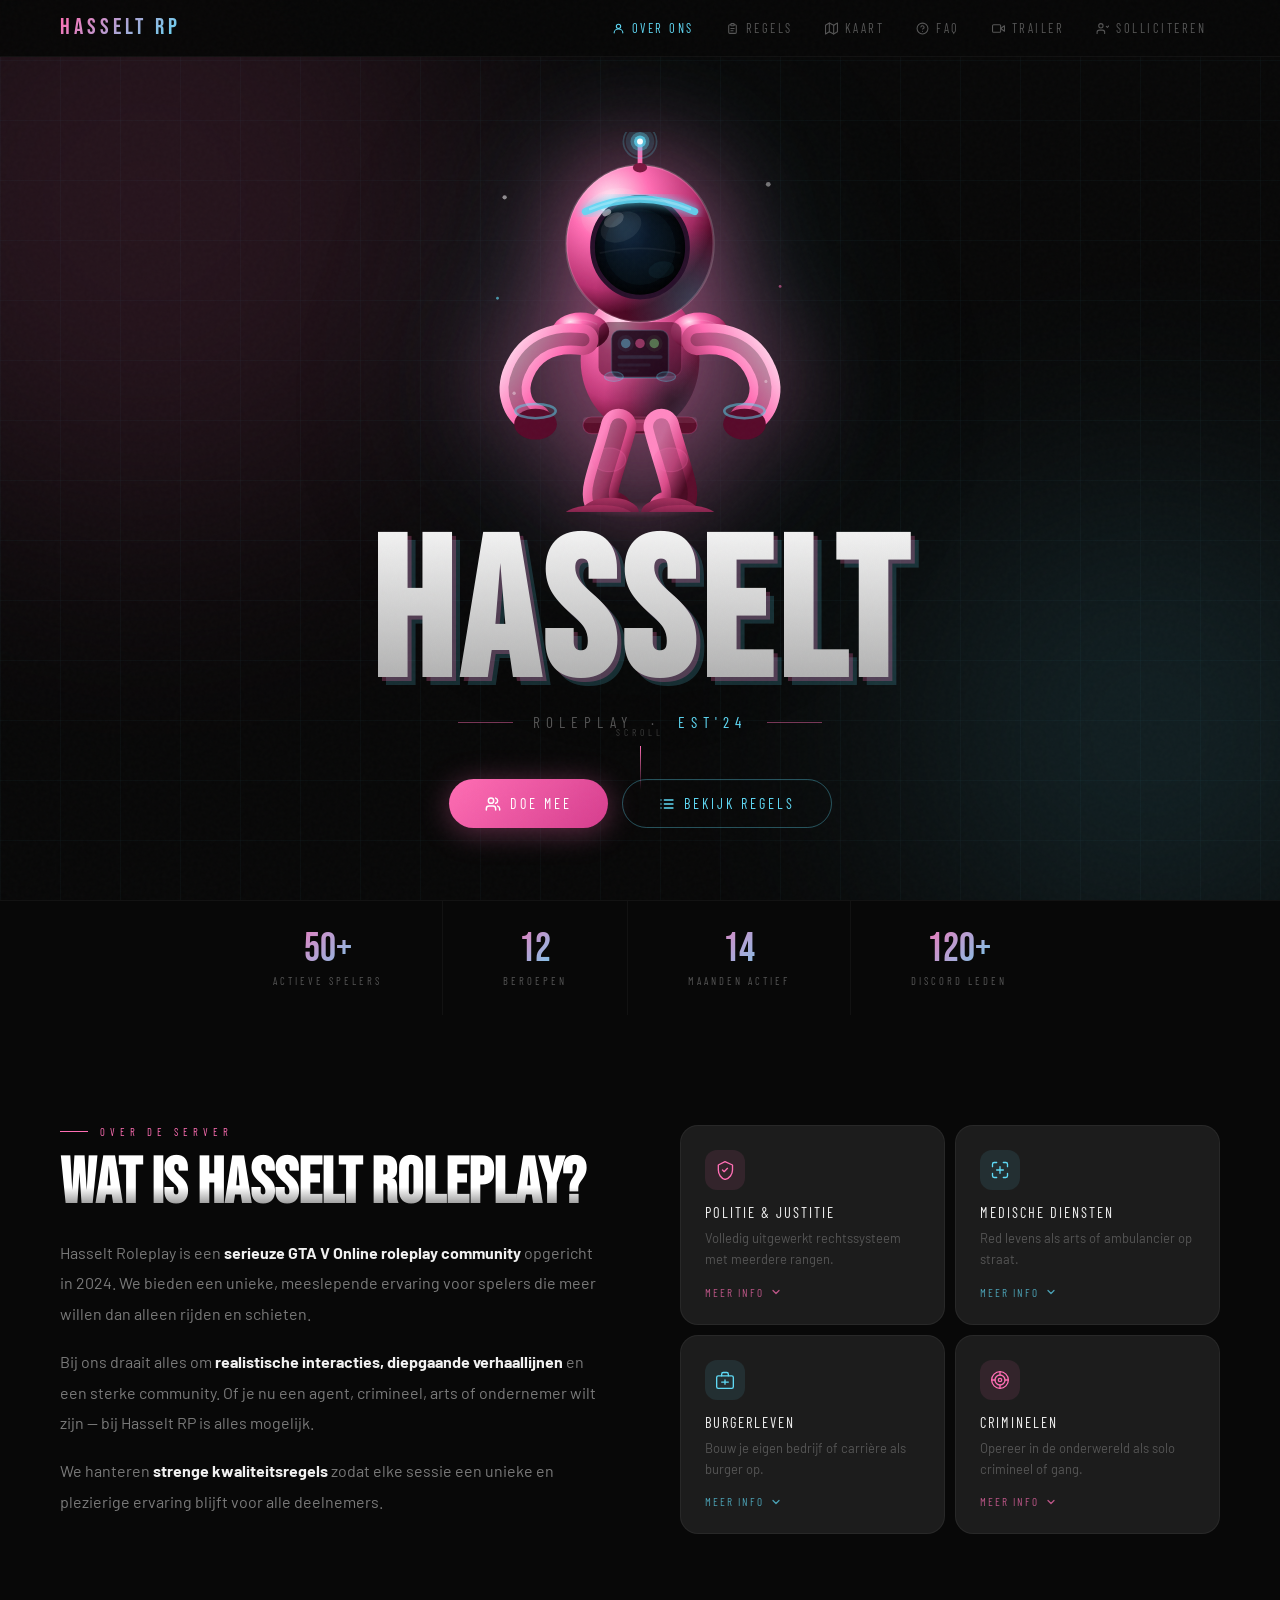
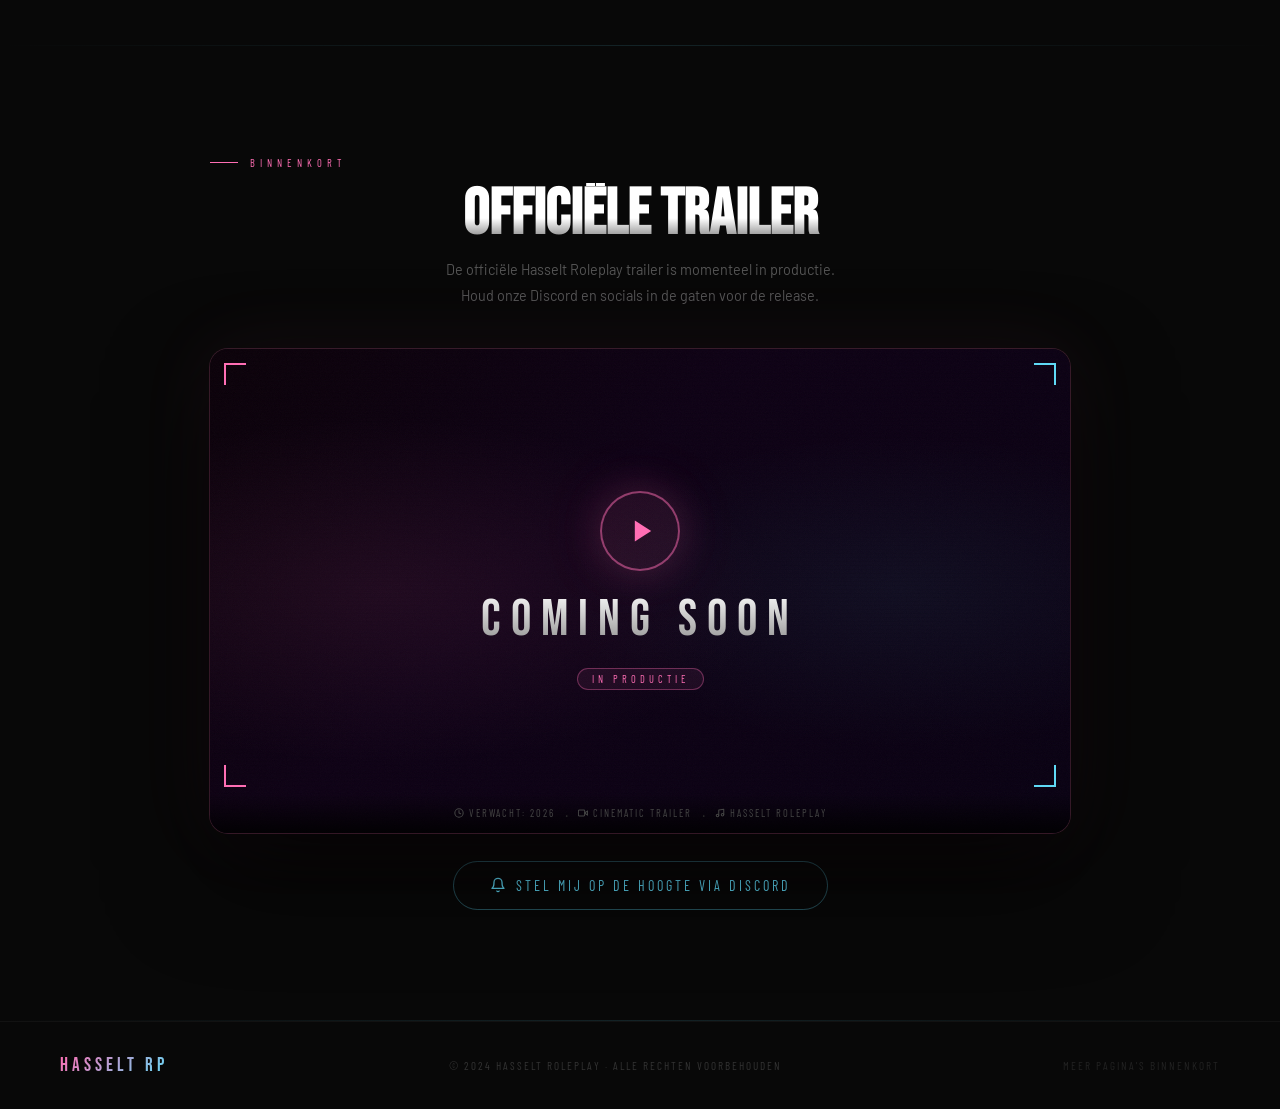
<file: index.html>
<!DOCTYPE html>
<html lang="nl">
<head>
<meta charset="UTF-8">
<meta name="viewport" content="width=device-width, initial-scale=1.0">
<title>Hasselt Roleplay — EST'24</title>
<link rel="stylesheet" href="hasselt.css">
<style>
.hero{min-height:100vh;display:flex;align-items:center;justify-content:center;position:relative;overflow:hidden}
.hero-inner{position:relative;z-index:2;display:flex;flex-direction:column;align-items:center;text-align:center;padding:100px 20px 40px}
.astronaut-scene{position:relative;width:340px;height:380px;margin-bottom:-10px;perspective:1000px;animation:astroFloat 7s ease-in-out infinite}
@keyframes astroFloat{0%,100%{transform:translateY(0px) rotate(-0.6deg)}50%{transform:translateY(-26px) rotate(0.6deg)}}
.astronaut-3d{width:100%;height:100%;transform-style:preserve-3d;transition:transform 0.55s cubic-bezier(0.23,1,0.32,1)}
.astro-svg{width:100%;height:100%;filter:drop-shadow(0 0 50px rgba(255,110,180,0.6)) drop-shadow(0 0 90px rgba(95,217,245,0.22)) drop-shadow(0 30px 55px rgba(0,0,0,0.9));transition:filter 0.4s ease}
.astronaut-scene:hover .astro-svg{filter:drop-shadow(0 0 70px rgba(255,110,180,0.9)) drop-shadow(0 0 130px rgba(95,217,245,0.5)) drop-shadow(0 40px 75px rgba(0,0,0,0.95))}
.astro-shadow{width:130px;height:16px;background:radial-gradient(ellipse,rgba(255,110,180,0.32),transparent 70%);margin:0 auto;border-radius:50%;animation:shadowPulse 7s ease-in-out infinite}
@keyframes shadowPulse{0%,100%{transform:scaleX(1);opacity:0.5}50%{transform:scaleX(0.6);opacity:0.22}}
.hero-title-wrap{position:relative;margin-top:18px;animation:fadeUp 1s 0.3s both}
.hero-title{font-family:'Bebas Neue',sans-serif;font-size:clamp(80px,16vw,195px);line-height:0.85;letter-spacing:6px;position:relative;display:inline-block}
.layer-back{position:absolute;top:8px;left:8px;color:var(--cyan);opacity:0.18;user-select:none;pointer-events:none}
.layer-mid{position:absolute;top:4px;left:4px;color:var(--pink);opacity:0.25;user-select:none;pointer-events:none}
.layer-front{position:relative;background:linear-gradient(180deg,#fff 0%,#999 100%);-webkit-background-clip:text;-webkit-text-fill-color:transparent}
.hero-sub{display:flex;align-items:center;gap:20px;margin-top:12px;animation:fadeUp 1s 0.5s both}
.sub-line{width:55px;height:1px;background:var(--pink);opacity:0.45}
.hero-sub p{font-family:'Barlow Condensed',sans-serif;font-size:0.95rem;letter-spacing:6px;text-transform:uppercase;color:var(--text-muted)}
.hero-sub span{color:var(--cyan)}
.hero-cta{display:flex;gap:14px;margin-top:48px;animation:fadeUp 1s 0.7s both;flex-wrap:wrap;justify-content:center}
.scroll-hint{position:absolute;bottom:110px;left:50%;transform:translateX(-50%);display:flex;flex-direction:column;align-items:center;gap:8px;z-index:2;animation:fadeIn 2s 1.5s both}
.scroll-hint span{font-family:'Barlow Condensed',sans-serif;font-size:0.6rem;letter-spacing:4px;text-transform:uppercase;color:#3a3a3a}
.scroll-line{width:1px;height:44px;background:linear-gradient(to bottom,var(--pink),transparent);animation:scrollDrop 2.2s ease-in-out infinite}
@keyframes scrollDrop{0%{transform:scaleY(0);transform-origin:top;opacity:0}50%{transform:scaleY(1);transform-origin:top;opacity:1}100%{transform:scaleY(1);transform-origin:bottom;opacity:0}}
.stats-bar{display:flex;justify-content:center;border-top:1px solid rgba(255,255,255,0.045)}
.stat{padding:28px 60px;border-right:1px solid rgba(255,255,255,0.045);text-align:center;transition:background 0.3s}
.stat:last-child{border-right:none}
.stat:hover{background:rgba(255,110,180,0.03)}
.stat-num{font-family:'Bebas Neue',sans-serif;font-size:2.5rem;background:linear-gradient(135deg,var(--pink),var(--cyan));-webkit-background-clip:text;-webkit-text-fill-color:transparent;line-height:1}
.stat-label{font-family:'Barlow Condensed',sans-serif;font-size:0.66rem;letter-spacing:3px;text-transform:uppercase;color:var(--text-muted);margin-top:5px}
.section{padding:110px 60px;position:relative;overflow:hidden}
.about-grid{display:grid;grid-template-columns:1fr 1fr;gap:80px;align-items:start;max-width:1200px;margin:0 auto}
.about-text p{font-size:1rem;line-height:1.9;color:#7a7a7a;margin-bottom:18px}
.about-text p strong{color:var(--white)}
.feature-cards{display:grid;grid-template-columns:1fr 1fr;gap:10px}
.feat-card{background:var(--gray2);border:1px solid rgba(255,255,255,0.055);border-radius:18px;padding:24px;transition:all 0.4s cubic-bezier(0.23,1,0.32,1);cursor:pointer;position:relative;overflow:hidden}
.feat-card::before{content:'';position:absolute;inset:0;border-radius:18px;background:linear-gradient(135deg,rgba(255,110,180,0.06),transparent);opacity:0;transition:opacity 0.4s}
.feat-card:hover::before{opacity:1}
.feat-card:hover{border-color:rgba(255,110,180,0.3);transform:translateY(-6px);box-shadow:0 20px 50px rgba(0,0,0,0.5)}
.feat-card.cyan-card:hover{border-color:rgba(95,217,245,0.3)}
.feat-card.cyan-card::before{background:linear-gradient(135deg,rgba(95,217,245,0.06),transparent)}
.feat-icon-wrap{width:40px;height:40px;border-radius:12px;display:flex;align-items:center;justify-content:center;margin-bottom:14px;background:rgba(255,110,180,0.1)}
.feat-icon-wrap.cyan{background:rgba(95,217,245,0.1)}
.feat-icon-wrap svg{width:20px;height:20px;color:var(--pink)}
.feat-icon-wrap.cyan svg{color:var(--cyan)}
.feat-title{font-family:'Barlow Condensed',sans-serif;font-size:0.9rem;letter-spacing:2px;text-transform:uppercase;color:var(--white);margin-bottom:7px}
.feat-desc{font-size:0.81rem;color:var(--text-muted);line-height:1.65;margin-bottom:10px}
.feat-expand{display:inline-flex;align-items:center;gap:6px;font-family:'Barlow Condensed',sans-serif;font-size:0.7rem;letter-spacing:2px;text-transform:uppercase;color:var(--pink);opacity:0.7;transition:opacity 0.2s;background:none;border:none;cursor:pointer;padding:0}
.feat-card.cyan-card .feat-expand{color:var(--cyan)}
.feat-expand svg{width:12px;height:12px;transition:transform 0.35s}
.feat-expand:hover{opacity:1}
.feat-detail{max-height:0;overflow:hidden;transition:max-height 0.5s cubic-bezier(0.23,1,0.32,1),opacity 0.4s;opacity:0}
.feat-detail.open{max-height:300px;opacity:1}
.feat-expand.open svg{transform:rotate(180deg)}
.feat-detail-inner{margin-top:14px;padding-top:14px;border-top:1px solid rgba(255,255,255,0.06)}
.feat-detail-inner p{font-size:0.8rem;color:#666;line-height:1.75;margin-bottom:8px}
.feat-detail-inner ul{padding-left:0;list-style:none}
.feat-detail-inner ul li{font-size:0.78rem;color:#5a5a5a;display:flex;align-items:center;gap:8px;margin-bottom:5px}
.feat-detail-inner ul li::before{content:'';width:4px;height:4px;border-radius:50%;background:var(--pink);flex-shrink:0}
.feat-card.cyan-card .feat-detail-inner ul li::before{background:var(--cyan)}
@media(max-width:900px){
  .hero{padding-top:57px}
  .section{padding:60px 20px}
  .about-grid{grid-template-columns:1fr;gap:32px}
  .stat{padding:18px 20px}
  .hero-btns{flex-wrap:wrap;justify-content:center}
  .stats-bar{flex-wrap:wrap;gap:0}
  .stat{flex:1 1 45%;min-width:130px}
  .hero-title{font-size:clamp(44px,11vw,90px)}
  .hero-tag{font-size:0.58rem;letter-spacing:3px}
  .features-grid{grid-template-columns:1fr}
  .about-text-block{max-width:100%}
  .hero-inner{padding:0 20px}
}
@media(max-width:480px){
  .stat{flex:1 1 100%}
  .hero-btns{gap:10px;flex-direction:column;align-items:stretch}
  .hero-btns .btn{width:100%;justify-content:center}
  .hero-title{font-size:clamp(40px,14vw,70px)}
  .section{padding:50px 16px}
}
</style>
</head>
<body>
<nav>
  <a href="index.html" class="nav-logo">HASSELT RP</a>
  <ul class="nav-links">
    <li><a href="#over" class="active">
      <svg viewBox="0 0 24 24" fill="none" stroke="currentColor" stroke-width="2" stroke-linecap="round" stroke-linejoin="round"><circle cx="12" cy="8" r="4"/><path d="M4 20c0-4 3.6-7 8-7s8 3 8 7"/></svg>Over Ons
    </a></li>
    <li><a href="regels.html">
      <svg viewBox="0 0 24 24" fill="none" stroke="currentColor" stroke-width="2" stroke-linecap="round" stroke-linejoin="round"><path d="M9 5H7a2 2 0 00-2 2v12a2 2 0 002 2h10a2 2 0 002-2V7a2 2 0 00-2-2h-2"/><rect x="9" y="3" width="6" height="4" rx="1"/><path d="M9 12h6M9 16h4"/></svg>Regels
    </a></li>
    <li><a href="kaart.html">
      <svg viewBox="0 0 24 24" fill="none" stroke="currentColor" stroke-width="2" stroke-linecap="round" stroke-linejoin="round"><polygon points="1 6 1 22 8 18 16 22 23 18 23 2 16 6 8 2 1 6"/><line x1="8" y1="2" x2="8" y2="18"/><line x1="16" y1="6" x2="16" y2="22"/></svg>Kaart
    </a></li>
    <li><a href="#">
      <svg viewBox="0 0 24 24" fill="none" stroke="currentColor" stroke-width="2" stroke-linecap="round" stroke-linejoin="round"><circle cx="12" cy="12" r="10"/><path d="M9.09 9a3 3 0 015.83 1c0 2-3 3-3 3"/><line x1="12" y1="17" x2="12.01" y2="17"/></svg>FAQ
    </a></li>
    <li><a href="#trailer">
      <svg viewBox="0 0 24 24" fill="none" stroke="currentColor" stroke-width="2" stroke-linecap="round" stroke-linejoin="round"><polygon points="23 7 16 12 23 17 23 7"/><rect x="1" y="5" width="15" height="14" rx="2"/></svg>Trailer
    </a></li>
    <li><a href="solliciteren.html">
      <svg viewBox="0 0 24 24" fill="none" stroke="currentColor" stroke-width="2" stroke-linecap="round" stroke-linejoin="round"><path d="M16 21v-2a4 4 0 00-4-4H6a4 4 0 00-4 4v2"/><circle cx="9" cy="7" r="4"/><path d="M19 8l2 2 4-4"/></svg>Solliciteren
    </a></li>
  </ul>
  <button class="nav-burger" id="navBurger" aria-label="Menu">
    <span></span><span></span><span></span>
  </button>
</nav>
<div class="nav-mobile" id="navMobile">
  <a href="index.html#over"><svg viewBox="0 0 24 24" fill="none" stroke="currentColor" stroke-width="2" stroke-linecap="round" stroke-linejoin="round"><circle cx="12" cy="8" r="4"/><path d="M4 20c0-4 3.6-7 8-7s8 3 8 7"/></svg>Over Ons</a>
  <a href="regels.html"><svg viewBox="0 0 24 24" fill="none" stroke="currentColor" stroke-width="2" stroke-linecap="round" stroke-linejoin="round"><path d="M9 5H7a2 2 0 00-2 2v12a2 2 0 002 2h10a2 2 0 002-2V7a2 2 0 00-2-2h-2"/><rect x="9" y="3" width="6" height="4" rx="1"/></svg>Regels</a>
  <a href="kaart.html"><svg viewBox="0 0 24 24" fill="none" stroke="currentColor" stroke-width="2" stroke-linecap="round" stroke-linejoin="round"><polygon points="1 6 1 22 8 18 16 22 23 18 23 2 16 6 8 2 1 6"/><line x1="8" y1="2" x2="8" y2="18"/><line x1="16" y1="6" x2="16" y2="22"/></svg>Kaart</a>
  <a href="faq.html"><svg viewBox="0 0 24 24" fill="none" stroke="currentColor" stroke-width="2" stroke-linecap="round" stroke-linejoin="round"><circle cx="12" cy="12" r="10"/><path d="M9.09 9a3 3 0 015.83 1c0 2-3 3-3 3"/><line x1="12" y1="17" x2="12.01" y2="17"/></svg>FAQ</a>
  <a href="solliciteren.html"><svg viewBox="0 0 24 24" fill="none" stroke="currentColor" stroke-width="2" stroke-linecap="round" stroke-linejoin="round"><path d="M16 21v-2a4 4 0 00-4-4H6a4 4 0 00-4 4v2"/><circle cx="9" cy="7" r="4"/><path d="M19 8l2 2 4-4"/></svg>Solliciteren</a>
</div>


<section class="hero">
  <div class="orb orb-1"></div><div class="orb orb-2"></div>
  <div class="grid-bg"></div>
  <div class="particles" id="particles"></div>
  <div class="hero-inner">
    <div class="astronaut-scene" id="astroScene">
      <div class="astronaut-3d" id="astro3d">
        <svg class="astro-svg" viewBox="0 0 260 320" fill="none" xmlns="http://www.w3.org/2000/svg">
          <defs>
            <radialGradient id="sG" cx="32%" cy="24%" r="72%"><stop offset="0%" stop-color="#FFE0F0"/><stop offset="30%" stop-color="#FF6EB4"/><stop offset="75%" stop-color="#C03878"/><stop offset="100%" stop-color="#701035"/></radialGradient>
            <radialGradient id="sS" cx="75%" cy="78%" r="55%"><stop offset="0%" stop-color="#000" stop-opacity="0.55"/><stop offset="100%" stop-color="#000" stop-opacity="0"/></radialGradient>
            <radialGradient id="rC" cx="88%" cy="88%" r="48%"><stop offset="0%" stop-color="#5FD9F5" stop-opacity="0.28"/><stop offset="100%" stop-color="#5FD9F5" stop-opacity="0"/></radialGradient>
            <radialGradient id="hG" cx="30%" cy="22%" r="72%"><stop offset="0%" stop-color="#FFE8F4"/><stop offset="38%" stop-color="#FF6EB4"/><stop offset="80%" stop-color="#B83070"/><stop offset="100%" stop-color="#580A2A"/></radialGradient>
            <radialGradient id="vG" cx="30%" cy="25%" r="75%"><stop offset="0%" stop-color="#1e3f62"/><stop offset="45%" stop-color="#06101e"/><stop offset="100%" stop-color="#010305"/></radialGradient>
            <radialGradient id="vT" cx="50%" cy="50%" r="50%"><stop offset="0%" stop-color="#0a1a30" stop-opacity="0.3"/><stop offset="100%" stop-color="#000" stop-opacity="0.7"/></radialGradient>
            <linearGradient id="aLG" x1="0%" y1="10%" x2="100%" y2="90%"><stop offset="0%" stop-color="#FFCCE6"/><stop offset="45%" stop-color="#FF6EB4"/><stop offset="100%" stop-color="#701035"/></linearGradient>
            <linearGradient id="aRG" x1="100%" y1="10%" x2="0%" y2="90%"><stop offset="0%" stop-color="#FFCCE6"/><stop offset="45%" stop-color="#FF6EB4"/><stop offset="100%" stop-color="#701035"/></linearGradient>
            <linearGradient id="lG" x1="25%" y1="0%" x2="75%" y2="100%"><stop offset="0%" stop-color="#FF88C2"/><stop offset="55%" stop-color="#D94A88"/><stop offset="100%" stop-color="#5C0E2C"/></linearGradient>
            <linearGradient id="bG" x1="0%" y1="0%" x2="0%" y2="100%"><stop offset="0%" stop-color="#A83060"/><stop offset="100%" stop-color="#380820"/></linearGradient>
            <linearGradient id="cG" x1="0%" y1="0%" x2="100%" y2="100%"><stop offset="0%" stop-color="#252535"/><stop offset="100%" stop-color="#0a0a18"/></linearGradient>
            <linearGradient id="shine" x1="0%" y1="0%" x2="0%" y2="100%"><stop offset="0%" stop-color="white" stop-opacity="0.22"/><stop offset="100%" stop-color="white" stop-opacity="0"/></linearGradient>
            <filter id="glo" x="-40%" y="-40%" width="180%" height="180%"><feGaussianBlur stdDeviation="3.5" result="b"/><feMerge><feMergeNode in="b"/><feMergeNode in="SourceGraphic"/></feMerge></filter>
          </defs>
          <ellipse cx="130" cy="192" rx="50" ry="60" fill="url(#sG)"/>
          <ellipse cx="115" cy="158" rx="28" ry="16" fill="url(#shine)" opacity="0.6" transform="rotate(-12 115 158)"/>
          <ellipse cx="130" cy="192" rx="50" ry="60" fill="url(#rC)"/>
          <ellipse cx="130" cy="192" rx="50" ry="60" fill="url(#sS)"/>
          <rect x="106" y="167" width="48" height="40" rx="7" fill="url(#cG)"/>
          <rect x="106" y="167" width="48" height="40" rx="7" fill="none" stroke="rgba(95,217,245,0.3)" stroke-width="1.2"/>
          <circle cx="118" cy="178" r="4" fill="#5FD9F5" opacity="0.95"/>
          <circle cx="130" cy="178" r="4" fill="#FF6EB4" opacity="0.9"/>
          <circle cx="142" cy="178" r="4" fill="#80ff90" opacity="0.85"/>
          <circle cx="118" cy="178" r="7" fill="#5FD9F5" opacity="0.12"/>
          <circle cx="142" cy="178" r="7" fill="#80ff90" opacity="0.1"/>
          <rect x="111" y="188" width="38" height="3" rx="1.5" fill="rgba(95,217,245,0.25)"/>
          <rect x="111" y="195" width="28" height="2.5" rx="1.2" fill="rgba(95,217,245,0.14)"/>
          <rect x="111" y="200" width="18" height="2.5" rx="1.2" fill="rgba(95,217,245,0.08)"/>
          <rect x="82" y="240" width="96" height="14" rx="7" fill="#5A0E2A"/>
          <rect x="82" y="240" width="96" height="14" rx="7" fill="none" stroke="rgba(255,110,180,0.22)" stroke-width="1"/>
          <rect x="118" y="242" width="24" height="10" rx="5" fill="#A03060"/>
          <rect x="82" y="240" width="96" height="5" rx="3" fill="rgba(255,200,225,0.09)"/>
          <ellipse cx="80" cy="168" rx="24" ry="16" fill="url(#sG)"/>
          <ellipse cx="80" cy="168" rx="24" ry="16" fill="url(#sS)"/>
          <ellipse cx="180" cy="168" rx="24" ry="16" fill="url(#sG)"/>
          <ellipse cx="180" cy="168" rx="24" ry="16" fill="url(#rC)"/>
          <path d="M 66 162 Q 80 155 94 162" stroke="rgba(255,255,255,0.1)" stroke-width="1" fill="none"/>
          <path d="M 166 162 Q 180 155 194 162" stroke="rgba(255,255,255,0.1)" stroke-width="1" fill="none"/>
          <path d="M 82 175 C 60 172 38 178 28 202 C 20 220 28 238 42 242" stroke="url(#aLG)" stroke-width="26" stroke-linecap="round" fill="none"/>
          <path d="M 82 175 C 60 172 38 178 28 202 C 20 220 28 238 42 242" stroke="rgba(0,0,0,0.3)" stroke-width="11" stroke-linecap="round" fill="none"/>
          <ellipse cx="42" cy="246" rx="18" ry="13" fill="#580A2A"/>
          <ellipse cx="42" cy="235" rx="17" ry="6" fill="none" stroke="rgba(95,217,245,0.5)" stroke-width="2.2"/>
          <path d="M 178 175 C 200 172 222 178 232 202 C 240 220 232 238 218 242" stroke="url(#aRG)" stroke-width="26" stroke-linecap="round" fill="none"/>
          <path d="M 178 175 C 200 172 222 178 232 202 C 240 220 232 238 218 242" stroke="rgba(0,0,0,0.25)" stroke-width="11" stroke-linecap="round" fill="none"/>
          <ellipse cx="218" cy="246" rx="18" ry="13" fill="#580A2A"/>
          <ellipse cx="218" cy="235" rx="17" ry="6" fill="none" stroke="rgba(95,217,245,0.5)" stroke-width="2.2"/>
          <path d="M 112 248 C 108 264 102 280 98 296 C 95 308 97 316 108 318" stroke="url(#lG)" stroke-width="30" stroke-linecap="round" fill="none"/>
          <path d="M 112 248 C 108 264 102 280 98 296 C 95 308 97 316 108 318" stroke="rgba(0,0,0,0.3)" stroke-width="14" stroke-linecap="round" fill="none"/>
          <path d="M 148 248 C 152 264 158 280 162 296 C 165 308 163 316 152 318" stroke="url(#lG)" stroke-width="30" stroke-linecap="round" fill="none"/>
          <path d="M 148 248 C 152 264 158 280 162 296 C 165 308 163 316 152 318" stroke="rgba(0,0,0,0.22)" stroke-width="14" stroke-linecap="round" fill="none"/>
          <ellipse cx="104" cy="276" rx="14" ry="10" fill="rgba(255,110,180,0.15)" stroke="rgba(255,110,180,0.2)" stroke-width="1"/>
          <ellipse cx="156" cy="276" rx="14" ry="10" fill="rgba(255,110,180,0.15)" stroke="rgba(255,110,180,0.2)" stroke-width="1"/>
          <ellipse cx="105" cy="320" rx="24" ry="12" fill="url(#bG)"/>
          <ellipse cx="95" cy="324" rx="30" ry="10" fill="url(#bG)"/>
          <ellipse cx="155" cy="320" rx="24" ry="12" fill="url(#bG)"/>
          <ellipse cx="165" cy="324" rx="30" ry="10" fill="url(#bG)"/>
          <rect x="95" y="160" width="70" height="46" rx="8" fill="rgba(60,6,30,0.5)"/>
          <rect x="95" y="160" width="70" height="46" rx="8" fill="none" stroke="rgba(255,110,180,0.13)" stroke-width="1"/>
          <ellipse cx="108" cy="206" rx="8" ry="4" fill="rgba(95,217,245,0.15)" stroke="rgba(95,217,245,0.3)" stroke-width="1"/>
          <ellipse cx="152" cy="206" rx="8" ry="4" fill="rgba(95,217,245,0.15)" stroke="rgba(95,217,245,0.3)" stroke-width="1"/>
          <rect x="94" y="124" width="72" height="14" rx="7" fill="#5A0A30"/>
          <rect x="94" y="124" width="72" height="14" rx="7" fill="none" stroke="rgba(255,110,180,0.3)" stroke-width="1.2"/>
          <ellipse cx="130" cy="94" rx="62" ry="66" fill="url(#hG)"/>
          <ellipse cx="108" cy="68" rx="28" ry="20" fill="url(#shine)" opacity="0.5" transform="rotate(-18 108 68)"/>
          <ellipse cx="130" cy="94" rx="62" ry="66" fill="url(#sS)"/>
          <ellipse cx="130" cy="94" rx="62" ry="66" fill="url(#rC)"/>
          <ellipse cx="130" cy="94" rx="62" ry="66" fill="none" stroke="rgba(255,230,242,0.18)" stroke-width="2"/>
          <ellipse cx="130" cy="97" rx="40" ry="42" fill="url(#vG)"/>
          <ellipse cx="130" cy="97" rx="40" ry="42" fill="url(#vT)"/>
          <ellipse cx="130" cy="97" rx="40" ry="42" fill="none" stroke="#28102a" stroke-width="4"/>
          <ellipse cx="114" cy="80" rx="18" ry="12" fill="white" opacity="0.065" transform="rotate(-24 114 80)"/>
          <ellipse cx="108" cy="74" rx="9" ry="5.5" fill="white" opacity="0.17" transform="rotate(-28 108 74)"/>
          <ellipse cx="102" cy="68" rx="4" ry="2.5" fill="white" opacity="0.5" transform="rotate(-28 102 68)"/>
          <circle cx="99" cy="65" r="1.5" fill="white" opacity="0.75"/>
          <ellipse cx="148" cy="116" rx="11" ry="7" fill="#5FD9F5" opacity="0.055" transform="rotate(-12 148 116)"/>
          <path d="M 96 102 Q 130 94 164 102" stroke="rgba(255,255,255,0.052)" stroke-width="1.5" fill="none"/>
          <ellipse cx="130" cy="97" rx="30" ry="32" fill="rgba(95,217,245,0.03)"/>
          <path d="M 84 67 Q 130 46 176 67" stroke="#5FD9F5" stroke-width="6" stroke-linecap="round" fill="none" filter="url(#glo)" opacity="0.92"/>
          <path d="M 88 65 Q 130 47 172 65" stroke="white" stroke-width="2" stroke-linecap="round" fill="none" opacity="0.25"/>
          <line x1="130" y1="28" x2="130" y2="10" stroke="#FF6EB4" stroke-width="4" stroke-linecap="round"/>
          <ellipse cx="130" cy="30" rx="6" ry="4" fill="#7A1840"/>
          <circle cx="130" cy="8" r="12" fill="#5FD9F5" opacity="0.15"/>
          <circle cx="130" cy="8" r="8" fill="#5FD9F5" opacity="0.35"/>
          <circle cx="130" cy="8" r="5" fill="#5FD9F5" opacity="0.75"/>
          <circle cx="130" cy="8" r="2.5" fill="white" opacity="0.98"/>
          <circle cx="130" cy="8" r="14" fill="none" stroke="#5FD9F5" stroke-width="1.5" opacity="0.22"/>
          <circle cx="16" cy="55" r="1.8" fill="white" opacity="0.52"/>
          <circle cx="238" cy="44" r="2" fill="white" opacity="0.42"/>
          <circle cx="10" cy="140" r="1.2" fill="#5FD9F5" opacity="0.65"/>
          <circle cx="248" cy="130" r="1.2" fill="#FF6EB4" opacity="0.55"/>
          <circle cx="24" cy="220" r="1.4" fill="white" opacity="0.38"/>
          <circle cx="236" cy="210" r="1.3" fill="white" opacity="0.35"/>
        </svg>
      </div>
    </div>
    <div class="astro-shadow"></div>
    <div class="hero-title-wrap">
      <h1 class="hero-title">
        <span class="layer-back" aria-hidden="true">HASSELT</span>
        <span class="layer-mid" aria-hidden="true">HASSELT</span>
        <span class="layer-front">HASSELT</span>
      </h1>
    </div>
    <div class="hero-sub">
      <div class="sub-line"></div>
      <p>ROLEPLAY &nbsp;·&nbsp; <span>EST'24</span></p>
      <div class="sub-line"></div>
    </div>
    <div class="hero-cta">
      <a href="https://discord.gg/8Bjr7KPgTy" target="_blank" rel="noopener" class="btn btn-primary">
        <svg viewBox="0 0 24 24" fill="none" stroke="currentColor" stroke-width="2.2" stroke-linecap="round" stroke-linejoin="round"><path d="M16 21v-2a4 4 0 00-4-4H6a4 4 0 00-4 4v2"/><circle cx="9" cy="7" r="4"/><path d="M22 21v-2a4 4 0 00-3-3.87"/><path d="M16 3.13a4 4 0 010 7.75"/></svg>
        Doe Mee
      </a>
      <a href="regels.html" class="btn btn-secondary">
        <svg viewBox="0 0 24 24" fill="none" stroke="currentColor" stroke-width="2" stroke-linecap="round" stroke-linejoin="round"><line x1="8" y1="6" x2="21" y2="6"/><line x1="8" y1="12" x2="21" y2="12"/><line x1="8" y1="18" x2="21" y2="18"/><line x1="3" y1="6" x2="3.01" y2="6"/><line x1="3" y1="12" x2="3.01" y2="12"/><line x1="3" y1="18" x2="3.01" y2="18"/></svg>
        Bekijk Regels
      </a>
    </div>
  </div>
  <div class="scroll-hint"><span>Scroll</span><div class="scroll-line"></div></div>
</section>

<div class="stats-bar">
  <div class="stat"><div class="stat-num" id="stat1">0</div><div class="stat-label">Actieve Spelers</div></div>
  <div class="stat"><div class="stat-num" id="stat2">0</div><div class="stat-label">Beroepen</div></div>
  <div class="stat"><div class="stat-num" id="stat3">0</div><div class="stat-label">Maanden Actief</div></div>
  <div class="stat">
    <div class="stat-num" id="stat4">—</div>
    <div class="stat-label" style="display:flex;align-items:center;justify-content:center;gap:6px">
      <span id="discord-live-dot" style="width:5px;height:5px;border-radius:50%;background:#555;display:inline-block;flex-shrink:0"></span>
      Discord Leden
    </div>
  </div>
</div>

<section class="section" id="over">
  <div class="about-grid">
    <div class="about-text animate-in">
      <div class="section-label">Over de Server</div>
      <h2 class="section-title">Wat Is Hasselt Roleplay?</h2>
      <p>Hasselt Roleplay is een <strong>serieuze GTA V Online roleplay community</strong> opgericht in 2024. We bieden een unieke, meeslepende ervaring voor spelers die meer willen dan alleen rijden en schieten.</p>
      <p>Bij ons draait alles om <strong>realistische interacties, diepgaande verhaallijnen</strong> en een sterke community. Of je nu een agent, crimineel, arts of ondernemer wilt zijn — bij Hasselt RP is alles mogelijk.</p>
      <p>We hanteren <strong>strenge kwaliteitsregels</strong> zodat elke sessie een unieke en plezierige ervaring blijft voor alle deelnemers.</p>
    </div>
    <div class="animate-in">
      <div class="feature-cards">
        <div class="feat-card" onclick="toggleCard(this)">
          <div class="feat-icon-wrap"><svg viewBox="0 0 24 24" fill="none" stroke="currentColor" stroke-width="1.6" stroke-linecap="round" stroke-linejoin="round"><path d="M12 2L4 6v6c0 5.25 3.5 10.15 8 11.35C17.5 22.15 21 17.25 21 12V6l-9-4z"/><path d="M9 12l2 2 4-4"/></svg></div>
          <div class="feat-title">Politie & Justitie</div>
          <div class="feat-desc">Volledig uitgewerkt rechtssysteem met meerdere rangen.</div>
          <button class="feat-expand">Meer info <svg viewBox="0 0 24 24" fill="none" stroke="currentColor" stroke-width="2.5" stroke-linecap="round" stroke-linejoin="round"><polyline points="6 9 12 15 18 9"/></svg></button>
          <div class="feat-detail"><div class="feat-detail-inner"><p>Sluit je aan bij de politiediensten en bescherm de stad.</p><ul><li>Agent, Brigadier, Inspecteur, Commissaris</li><li>Verkeerspolitie & Interventie-eenheid</li><li>Officier van Justitie & Rechtbank</li><li>Eigen communicatienetwerk</li></ul></div></div>
        </div>
        <div class="feat-card cyan-card" onclick="toggleCard(this)">
          <div class="feat-icon-wrap cyan"><svg viewBox="0 0 24 24" fill="none" stroke="currentColor" stroke-width="1.6" stroke-linecap="round" stroke-linejoin="round"><path d="M8 3H5a2 2 0 00-2 2v3M21 8V5a2 2 0 00-2-2h-3M3 16v3a2 2 0 002 2h3M16 21h3a2 2 0 002-2v-3"/><path d="M12 8v8M8 12h8"/></svg></div>
          <div class="feat-title">Medische Diensten</div>
          <div class="feat-desc">Red levens als arts of ambulancier op straat.</div>
          <button class="feat-expand">Meer info <svg viewBox="0 0 24 24" fill="none" stroke="currentColor" stroke-width="2.5" stroke-linecap="round" stroke-linejoin="round"><polyline points="6 9 12 15 18 9"/></svg></button>
          <div class="feat-detail"><div class="feat-detail-inner"><p>Als medisch personeel ben je de eerste hulplijn van de stad.</p><ul><li>Ambulancier, Verpleegkundige, Arts</li><li>Spoedgevallendienst & Ziekenhuis</li><li>Realistische behandelprotocollen</li><li>Helikopter-medevac missies</li></ul></div></div>
        </div>
        <div class="feat-card cyan-card" onclick="toggleCard(this)">
          <div class="feat-icon-wrap cyan"><svg viewBox="0 0 24 24" fill="none" stroke="currentColor" stroke-width="1.6" stroke-linecap="round" stroke-linejoin="round"><rect x="2" y="7" width="20" height="15" rx="2"/><path d="M16 7V5a2 2 0 00-2-2h-4a2 2 0 00-2 2v2"/><line x1="12" y1="12" x2="12" y2="17"/><line x1="8" y1="14.5" x2="16" y2="14.5"/></svg></div>
          <div class="feat-title">Burgerleven</div>
          <div class="feat-desc">Bouw je eigen bedrijf of carrière als burger op.</div>
          <button class="feat-expand">Meer info <svg viewBox="0 0 24 24" fill="none" stroke="currentColor" stroke-width="2.5" stroke-linecap="round" stroke-linejoin="round"><polyline points="6 9 12 15 18 9"/></svg></button>
          <div class="feat-detail"><div class="feat-detail-inner"><p>Het leven als burger biedt eindeloze mogelijkheden.</p><ul><li>Taxichauffeur, Vrachtwagenchauffeur</li><li>Eigenaar van winkels of bedrijven</li><li>Vastgoed kopen & verhuren</li><li>Bankieren & economisch systeem</li></ul></div></div>
        </div>
        <div class="feat-card" onclick="toggleCard(this)">
          <div class="feat-icon-wrap"><svg viewBox="0 0 24 24" fill="none" stroke="currentColor" stroke-width="1.6" stroke-linecap="round" stroke-linejoin="round"><circle cx="12" cy="12" r="10"/><circle cx="12" cy="12" r="6"/><circle cx="12" cy="12" r="2"/><line x1="22" y1="12" x2="18" y2="12"/><line x1="6" y1="12" x2="2" y2="12"/><line x1="12" y1="2" x2="12" y2="6"/><line x1="12" y1="18" x2="12" y2="22"/></svg></div>
          <div class="feat-title">Criminelen</div>
          <div class="feat-desc">Opereer in de onderwereld als solo crimineel of gang.</div>
          <button class="feat-expand">Meer info <svg viewBox="0 0 24 24" fill="none" stroke="currentColor" stroke-width="2.5" stroke-linecap="round" stroke-linejoin="round"><polyline points="6 9 12 15 18 9"/></svg></button>
          <div class="feat-detail"><div class="feat-detail-inner"><p>Leef in het duister. Beroof banken, run een organisatie.</p><ul><li>Eigen criminele organisaties</li><li>Bankovervallen & heists plannen</li><li>Drugshandel & wapensmokkel</li><li>Gezocht worden & ontsnappen</li></ul></div></div>
        </div>
      </div>
    </div>
  </div>
</section>

<div class="divider"></div>

<!-- ══════════════ TRAILER SECTIE ══════════════ -->
<section class="section trailer-section" id="trailer">
  <div class="trailer-wrap animate-in">
    <div class="section-label" style="text-align:center">Binnenkort</div>
    <h2 class="section-title" style="text-align:center;margin-bottom:10px">Officiële Trailer</h2>
    <p class="trailer-sub">De officiële Hasselt Roleplay trailer is momenteel in productie.<br>Houd onze Discord en socials in de gaten voor de release.</p>

    <div class="trailer-player">
      <!-- Play knop overlay -->
      <div class="trailer-placeholder">
        <div class="trailer-noise"></div>
        <!-- Achtergrond scan lines -->
        <div class="trailer-scanlines"></div>

        <div class="trailer-center">
          <div class="trailer-play-btn" id="trailerPlayBtn">
            <svg viewBox="0 0 24 24" fill="currentColor" width="28" height="28"><polygon points="5 3 19 12 5 21 5 3"/></svg>
          </div>
          <div class="trailer-coming-text">COMING SOON</div>
          <div class="trailer-badge">In productie</div>
        </div>

        <!-- Decoratieve hoeklijnen -->
        <div class="corner tl"></div>
        <div class="corner tr"></div>
        <div class="corner bl"></div>
        <div class="corner br"></div>

        <!-- Onderste info bar -->
        <div class="trailer-infobar">
          <span class="ti-item">
            <svg width="10" height="10" viewBox="0 0 24 24" fill="none" stroke="currentColor" stroke-width="2.5" stroke-linecap="round" stroke-linejoin="round"><circle cx="12" cy="12" r="10"/><polyline points="12 6 12 12 16 14"/></svg>
            Verwacht: 2026
          </span>
          <span class="ti-dot">·</span>
          <span class="ti-item">
            <svg width="10" height="10" viewBox="0 0 24 24" fill="none" stroke="currentColor" stroke-width="2.5" stroke-linecap="round" stroke-linejoin="round"><polygon points="23 7 16 12 23 17 23 7"/><rect x="1" y="5" width="15" height="14" rx="2"/></svg>
            Cinematic Trailer
          </span>
          <span class="ti-dot">·</span>
          <span class="ti-item">
            <svg width="10" height="10" viewBox="0 0 24 24" fill="none" stroke="currentColor" stroke-width="2.5" stroke-linecap="round" stroke-linejoin="round"><path d="M9 18V5l12-2v13"/><circle cx="6" cy="18" r="3"/><circle cx="18" cy="16" r="3"/></svg>
            Hasselt Roleplay
          </span>
        </div>
      </div>
    </div>

    <!-- Notify knop -->
    <div class="trailer-notify">
      <a href="https://discord.gg/8Bjr7KPgTy" target="_blank" rel="noopener" class="btn btn-secondary" style="gap:10px">
        <svg viewBox="0 0 24 24" fill="none" stroke="currentColor" stroke-width="2" stroke-linecap="round" stroke-linejoin="round" width="16" height="16"><path d="M18 8A6 6 0 006 8c0 7-3 9-3 9h18s-3-2-3-9"/><path d="M13.73 21a2 2 0 01-3.46 0"/></svg>
        Stel mij op de hoogte via Discord
      </a>
    </div>
  </div>
</section>

<style>
/* ── TRAILER ──────────────────────────────────────────────────────── */
.trailer-section { background:var(--bg); }
.trailer-wrap { max-width:860px; margin:0 auto; text-align:center; }
.trailer-sub { font-size:.9rem; color:var(--text-muted); line-height:1.8; margin-bottom:40px; }

.trailer-player { position:relative; border-radius:18px; overflow:hidden; box-shadow:0 0 0 1px rgba(255,110,180,.18), 0 40px 100px rgba(0,0,0,.7), 0 0 80px rgba(255,110,180,.07); aspect-ratio:16/9; }

.trailer-placeholder { position:absolute; inset:0; background:linear-gradient(135deg,#0a0008 0%,#0d0014 40%,#080012 100%); display:flex; align-items:center; justify-content:center; }

.trailer-noise { position:absolute; inset:0; opacity:.035; background-image:url("data:image/svg+xml,%3Csvg viewBox='0 0 256 256' xmlns='http://www.w3.org/2000/svg'%3E%3Cfilter id='n'%3E%3CfeTurbulence type='fractalNoise' baseFrequency='0.9' numOctaves='4' stitchTiles='stitch'/%3E%3C/filter%3E%3Crect width='100%25' height='100%25' filter='url(%23n)'/%3E%3C/svg%3E"); background-size:200px; pointer-events:none; }

.trailer-scanlines { position:absolute; inset:0; background:repeating-linear-gradient(0deg,transparent,transparent 3px,rgba(0,0,0,.08) 3px,rgba(0,0,0,.08) 4px); pointer-events:none; opacity:.6; }

/* Roze gloed links + cyan rechts */
.trailer-placeholder::before { content:''; position:absolute; inset:0; background:radial-gradient(ellipse 70% 55% at 20% 50%, rgba(255,110,180,.08) 0%, transparent 65%), radial-gradient(ellipse 60% 50% at 80% 50%, rgba(95,217,245,.06) 0%, transparent 65%); pointer-events:none; }

.trailer-center { position:relative; z-index:2; display:flex; flex-direction:column; align-items:center; gap:18px; }

.trailer-play-btn { width:80px; height:80px; border-radius:50%; border:2px solid rgba(255,110,180,.5); background:rgba(255,110,180,.08); color:var(--pink); display:flex; align-items:center; justify-content:center; padding-left:5px; transition:all .3s cubic-bezier(.23,1,.32,1); cursor:default; box-shadow:0 0 40px rgba(255,110,180,.18), 0 0 80px rgba(255,110,180,.08); animation:trailerPulse 3s ease-in-out infinite; }
@keyframes trailerPulse { 0%,100%{box-shadow:0 0 40px rgba(255,110,180,.18),0 0 80px rgba(255,110,180,.08)} 50%{box-shadow:0 0 60px rgba(255,110,180,.32),0 0 120px rgba(255,110,180,.14)} }

.trailer-coming-text { font-family:'Bebas Neue',sans-serif; font-size:clamp(1.8rem,5vw,3.2rem); letter-spacing:10px; background:linear-gradient(180deg,#fff 0%,#888 100%); -webkit-background-clip:text; -webkit-text-fill-color:transparent; }

.trailer-badge { font-family:'Barlow Condensed',sans-serif; font-size:.65rem; letter-spacing:4px; text-transform:uppercase; color:var(--pink); border:1px solid rgba(255,110,180,.35); border-radius:100px; padding:4px 14px; background:rgba(255,110,180,.07); }

/* Hoeklijnen */
.corner { position:absolute; width:22px; height:22px; }
.corner.tl { top:14px; left:14px; border-top:2px solid var(--pink); border-left:2px solid var(--pink); }
.corner.tr { top:14px; right:14px; border-top:2px solid var(--cyan); border-right:2px solid var(--cyan); }
.corner.bl { bottom:46px; left:14px; border-bottom:2px solid var(--pink); border-left:2px solid var(--pink); }
.corner.br { bottom:46px; right:14px; border-bottom:2px solid var(--cyan); border-right:2px solid var(--cyan); }

/* Info bar onderaan player */
.trailer-infobar { position:absolute; bottom:0; left:0; right:0; padding:10px 18px; background:linear-gradient(to top,rgba(0,0,0,.85),transparent); display:flex; align-items:center; justify-content:center; gap:10px; z-index:2; }
.ti-item { font-family:'Barlow Condensed',sans-serif; font-size:.65rem; letter-spacing:2px; text-transform:uppercase; color:#444; display:flex; align-items:center; gap:5px; }
.ti-dot { color:#2a2a2a; }

.trailer-notify { margin-top:28px; display:flex; justify-content:center; }

@media(max-width:600px){.trailer-play-btn{width:60px;height:60px}.section{padding:60px 16px}}
</style>

<div class="divider"></div>
<footer class="footer-strip">
  <div class="footer-logo">HASSELT RP</div>
  <div class="footer-text">© 2024 HASSELT ROLEPLAY · ALLE RECHTEN VOORBEHOUDEN</div>
  <div class="footer-text" style="color:#222">MEER PAGINA'S BINNENKORT</div>
</footer>

<script>
const scene=document.getElementById('astroScene'),astro=document.getElementById('astro3d');
scene.addEventListener('mousemove',e=>{const r=scene.getBoundingClientRect(),x=(e.clientX-r.left)/r.width-.5,y=(e.clientY-r.top)/r.height-.5;astro.style.transform=`rotateY(${x*36}deg) rotateX(${-y*26}deg) scale(1.06)`});
scene.addEventListener('mouseleave',()=>{astro.style.transform=''});
const pc=document.getElementById('particles');
for(let i=0;i<30;i++){const p=document.createElement('div');p.className='particle';const x=Math.random()*100,dur=9+Math.random()*14,delay=-Math.random()*23,drift=(Math.random()-.5)*90+'px',col=Math.random()>.5?'rgba(255,110,180,0.5)':'rgba(95,217,245,0.5)';p.style.cssText=`left:${x}%;background:${col};--drift:${drift};animation-duration:${dur}s;animation-delay:${delay}s;`;pc.appendChild(p)}
const obs=new IntersectionObserver(e=>e.forEach(e=>{if(e.isIntersecting)e.target.classList.add('visible')}),{threshold:0.1});
document.querySelectorAll('.animate-in').forEach(el=>obs.observe(el));
const animCount=(el,target,suffix='')=>{let c=0;const step=target/60,t=setInterval(()=>{c+=step;if(c>=target){c=target;clearInterval(t)}el.textContent=Math.floor(c)+suffix},22)};

// ── LIVE DISCORD LEDENCOUNT ──
const DISCORD_SERVER_ID = '1481402834594299946';

async function fetchDiscordCount() {
  try {
    const res = await fetch(`https://discord.com/api/guilds/${DISCORD_SERVER_ID}/widget.json`);
    if (!res.ok) throw new Error('Widget niet ingeschakeld');
    const data = await res.json();
    const count = data.presence_count ?? 0; // online members
    const el = document.getElementById('stat4');
    const dot = document.getElementById('discord-live-dot');
    // animate to live count
    animCount(el, count);
    // green live dot
    dot.style.background = '#aaee66';
    dot.style.boxShadow = '0 0 6px #aaee66';
    dot.style.animation = 'blink 2s infinite';
  } catch(e) {
    // Widget not enabled or wrong ID — fall back to static number
    const el = document.getElementById('stat4');
    animCount(el, 120, '+');
    document.getElementById('discord-live-dot').style.display = 'none';
  }
}

const sObs=new IntersectionObserver(e=>e.forEach(e=>{if(e.isIntersecting){
  animCount(document.getElementById('stat1'),50,'+');
  animCount(document.getElementById('stat2'),12);
  animCount(document.getElementById('stat3'),14);
  fetchDiscordCount();
  sObs.disconnect();
}}),{threshold:0.4});
sObs.observe(document.querySelector('.stats-bar'));
function toggleCard(card){const detail=card.querySelector('.feat-detail'),btn=card.querySelector('.feat-expand'),isOpen=detail.classList.contains('open');document.querySelectorAll('.feat-detail.open').forEach(d=>d.classList.remove('open'));document.querySelectorAll('.feat-expand.open').forEach(b=>b.classList.remove('open'));if(!isOpen){detail.classList.add('open');btn.classList.add('open')}}
</script>
<script>
(function(){
  var burger = document.getElementById('navBurger');
  var menu   = document.getElementById('navMobile');
  if(!burger || !menu) return;

  burger.addEventListener('click', function(e){
    e.stopPropagation();
    var open = menu.classList.contains('open');
    if(open){
      menu.classList.remove('open');
      burger.classList.remove('open');
      document.body.style.overflow = '';
    } else {
      menu.classList.add('open');
      burger.classList.add('open');
      document.body.style.overflow = 'hidden';
    }
  });

  // Close on outside click
  document.addEventListener('click', function(e){
    if(menu.classList.contains('open') && !menu.contains(e.target) && !burger.contains(e.target)){
      menu.classList.remove('open');
      burger.classList.remove('open');
      document.body.style.overflow = '';
    }
  });

  // Close when a nav link is tapped
  menu.querySelectorAll('a').forEach(function(a){
    a.addEventListener('click', function(){
      menu.classList.remove('open');
      burger.classList.remove('open');
      document.body.style.overflow = '';
    });
  });
})();
</script>
</body>
</html>
</file>
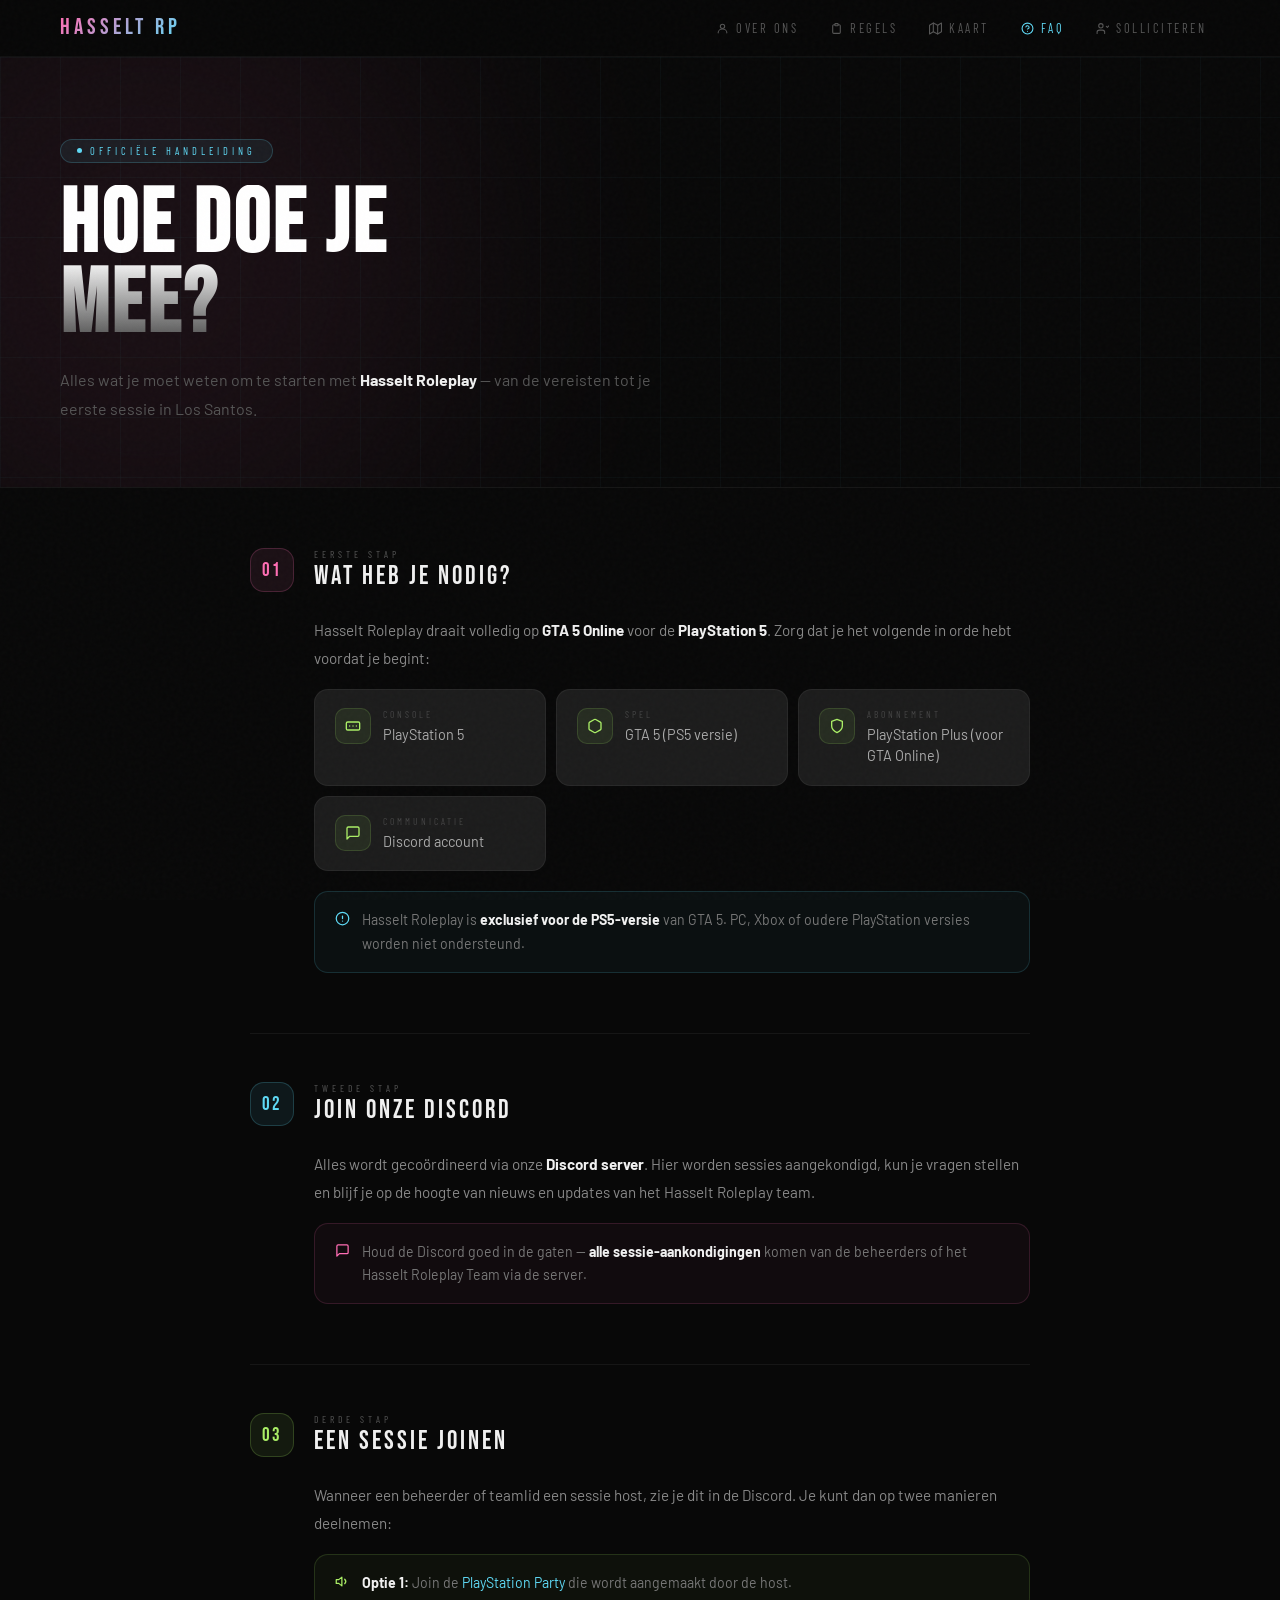
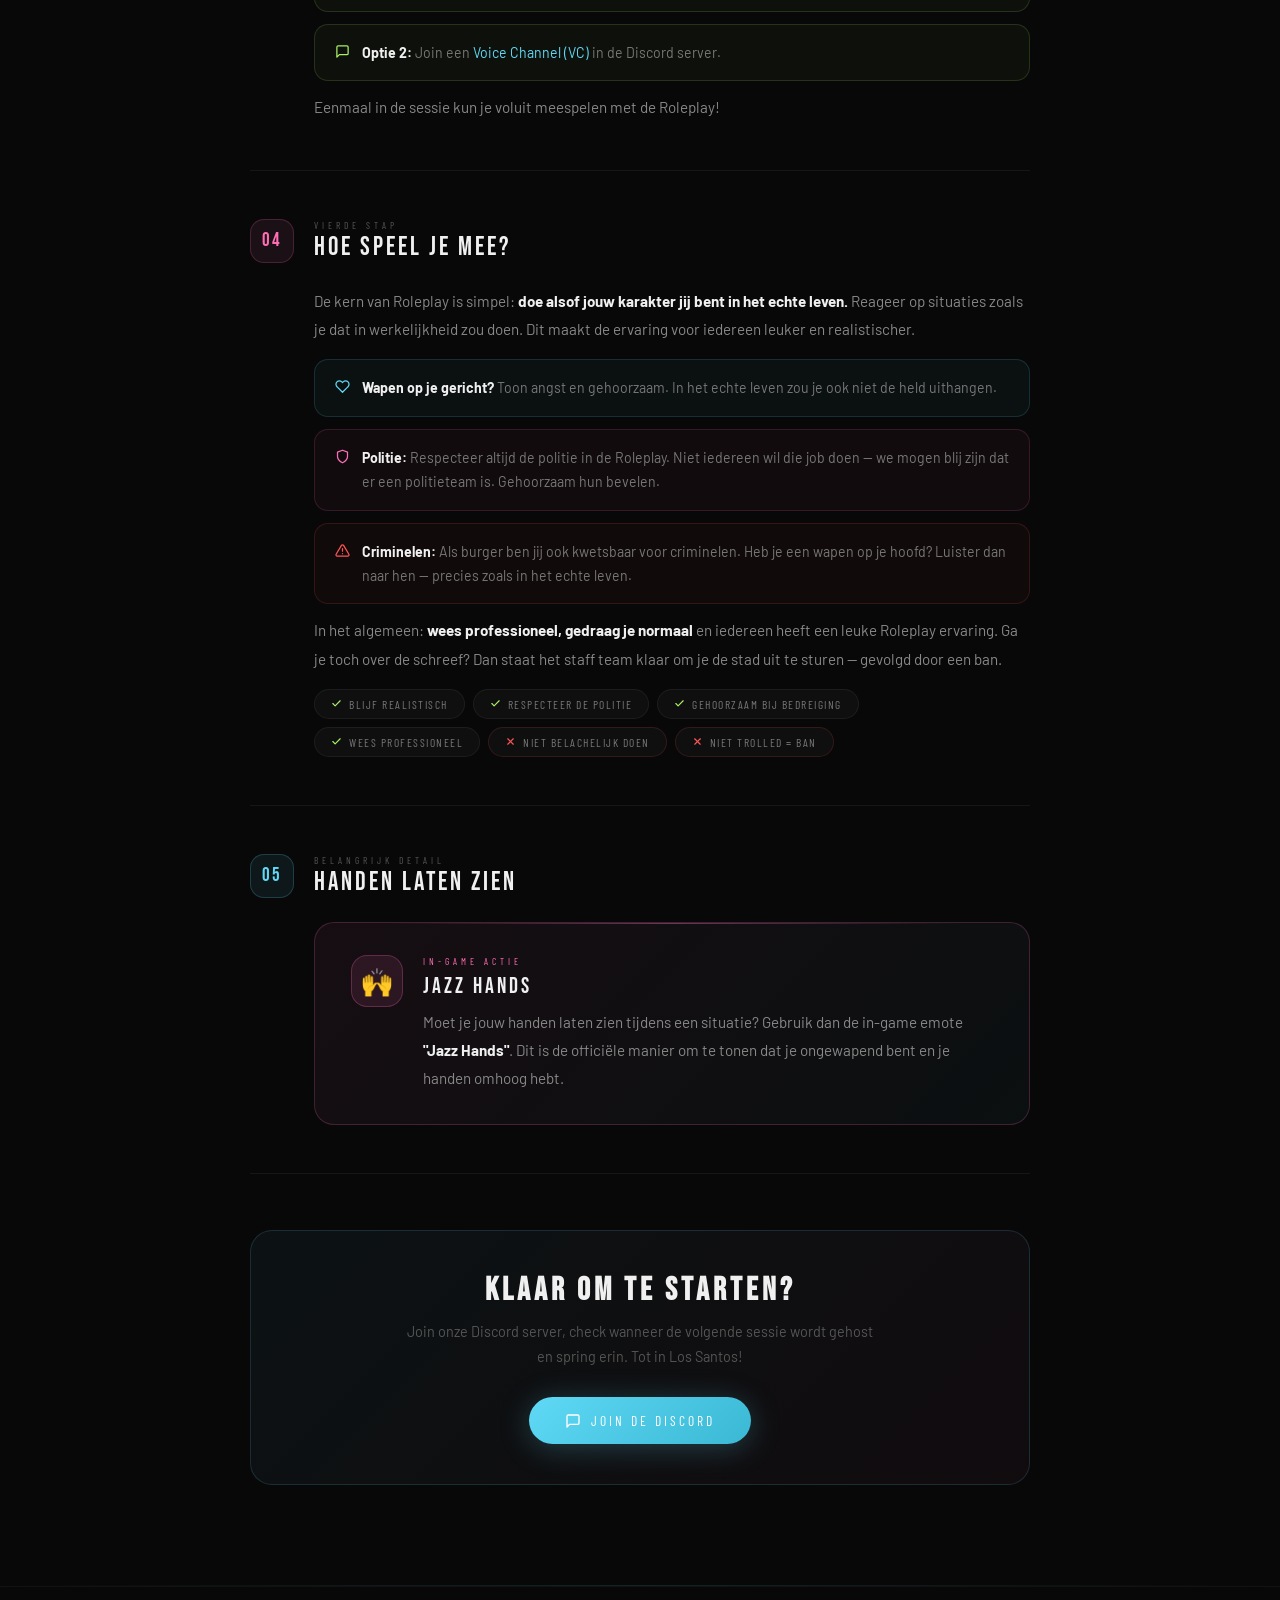
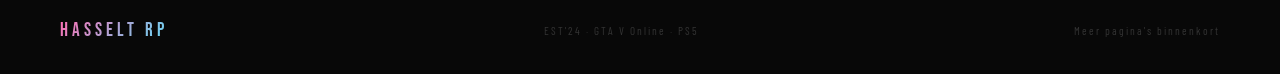
<file: faq.html>
<!DOCTYPE html>
<html lang="nl">
<head>
<meta charset="UTF-8">
<meta name="viewport" content="width=device-width, initial-scale=1.0">
<title>FAQ & Handleiding — Hasselt Roleplay</title>
<link rel="stylesheet" href="hasselt.css">
<style>
/* ── PAGE ── */
.faq-page{padding-top:57px;min-height:100vh}

/* ── HERO ── */
.faq-hero{
  position:relative;overflow:hidden;
  padding:80px 60px 64px;
  border-bottom:1px solid var(--border);
}
.faq-hero-inner{position:relative;z-index:2;max-width:800px}
.faq-hero-badge{
  display:inline-flex;align-items:center;gap:8px;
  font-family:'Barlow Condensed',sans-serif;font-size:0.65rem;letter-spacing:4px;text-transform:uppercase;
  color:var(--cyan);background:rgba(95,217,245,0.07);border:1px solid rgba(95,217,245,0.2);
  padding:5px 16px;border-radius:50px;margin-bottom:22px;
}
.faq-hero-badge span{width:5px;height:5px;border-radius:50%;background:var(--cyan);animation:blink 2s infinite}
.faq-hero-title{
  font-family:'Bebas Neue',sans-serif;font-size:clamp(48px,7vw,90px);
  line-height:0.9;letter-spacing:3px;
  background:linear-gradient(180deg,#fff 45%,#444);
  -webkit-background-clip:text;-webkit-text-fill-color:transparent;
  margin-bottom:20px;
}
.faq-hero-sub{font-size:1rem;color:var(--text-muted);line-height:1.8;max-width:600px}
.faq-hero-sub strong{color:var(--white)}

/* ── CONTENT LAYOUT ── */
.faq-content{
  max-width:900px;margin:0 auto;
  padding:60px 60px 100px;
}

/* ── STEP SECTIONS ── */
.step-block{
  margin-bottom:48px;
  padding-bottom:48px;
  border-bottom:1px solid var(--border);
}
.step-block:last-child{border-bottom:none;margin-bottom:0;padding-bottom:0}

.step-header{display:flex;align-items:flex-start;gap:20px;margin-bottom:24px}
.step-num{
  flex-shrink:0;
  width:44px;height:44px;border-radius:14px;
  display:flex;align-items:center;justify-content:center;
  font-family:'Bebas Neue',sans-serif;font-size:1.2rem;letter-spacing:2px;
  background:rgba(255,110,180,0.08);border:1px solid rgba(255,110,180,0.2);
  color:var(--pink);
}
.step-num.cyan{background:rgba(95,217,245,0.08);border-color:rgba(95,217,245,0.2);color:var(--cyan)}
.step-num.green{background:rgba(170,238,102,0.08);border-color:rgba(170,238,102,0.2);color:var(--green)}
.step-title-group{}
.step-label{font-family:'Barlow Condensed',sans-serif;font-size:0.6rem;letter-spacing:4px;text-transform:uppercase;color:var(--text-muted);margin-bottom:4px}
.step-title{font-family:'Bebas Neue',sans-serif;font-size:1.6rem;letter-spacing:3px;color:var(--white);line-height:1}

.step-body{padding-left:64px}
.step-body p{font-size:0.95rem;color:#888;line-height:1.85;margin-bottom:16px}
.step-body p:last-child{margin-bottom:0}
.step-body strong{color:var(--white)}
.step-body em{color:var(--cyan);font-style:normal}

/* ── REQUIREMENT CARDS ── */
.req-grid{display:grid;grid-template-columns:repeat(auto-fill,minmax(220px,1fr));gap:10px;margin-bottom:20px}
.req-card{
  background:var(--gray2);border:1px solid var(--border);
  border-radius:14px;padding:18px 20px;
  display:flex;align-items:flex-start;gap:12px;
}
.req-card-icon{
  width:36px;height:36px;border-radius:10px;flex-shrink:0;
  display:flex;align-items:center;justify-content:center;
  background:rgba(170,238,102,0.08);border:1px solid rgba(170,238,102,0.15);
}
.req-card-icon svg{width:16px;height:16px;color:var(--green)}
.req-card-label{font-family:'Barlow Condensed',sans-serif;font-size:0.6rem;letter-spacing:3px;text-transform:uppercase;color:#444;margin-bottom:4px}
.req-card-val{font-size:0.9rem;color:#aaa;line-height:1.5}

/* ── TIP BOXES ── */
.tip-box{
  display:flex;align-items:flex-start;gap:12px;
  padding:16px 20px;border-radius:14px;margin-bottom:12px;
}
.tip-box.cyan{background:rgba(95,217,245,0.04);border:1px solid rgba(95,217,245,0.15)}
.tip-box.pink{background:rgba(255,110,180,0.04);border:1px solid rgba(255,110,180,0.15)}
.tip-box.green{background:rgba(170,238,102,0.04);border:1px solid rgba(170,238,102,0.15)}
.tip-box.red{background:rgba(255,85,85,0.04);border:1px solid rgba(255,85,85,0.15)}
.tip-box-icon{flex-shrink:0;margin-top:2px}
.tip-box-icon svg{width:15px;height:15px}
.tip-box.cyan .tip-box-icon svg{color:var(--cyan)}
.tip-box.pink .tip-box-icon svg{color:var(--pink)}
.tip-box.green .tip-box-icon svg{color:var(--green)}
.tip-box.red .tip-box-icon svg{color:var(--red)}
.tip-box p{font-size:0.88rem;color:#777;line-height:1.7}
.tip-box p strong{color:var(--white)}

/* ── RULE PILLS ── */
.rule-pills{display:flex;flex-wrap:wrap;gap:8px;margin-top:14px}
.rule-pill{
  display:flex;align-items:center;gap:7px;
  font-family:'Barlow Condensed',sans-serif;font-size:0.72rem;letter-spacing:1.5px;text-transform:uppercase;
  padding:7px 16px;border-radius:50px;color:#777;
  background:rgba(255,255,255,0.03);border:1px solid var(--border);
}
.rule-pill svg{width:11px;height:11px;color:var(--green);flex-shrink:0}
.rule-pill.warn svg{color:var(--red)}
.rule-pill.warn{border-color:rgba(255,85,85,0.15)}

/* ── SPECIAL BADGE ── */
.jazz-card{
  position:relative;overflow:hidden;
  background:linear-gradient(135deg,rgba(255,110,180,0.06),rgba(95,217,245,0.04));
  border:1px solid rgba(255,110,180,0.2);border-radius:20px;
  padding:32px 36px;margin-top:16px;
  display:flex;align-items:flex-start;gap:20px;
}
.jazz-card::before{content:'';position:absolute;top:0;left:10%;right:10%;height:1px;background:linear-gradient(to right,transparent,rgba(255,110,180,0.4),transparent)}
.jazz-icon{
  width:52px;height:52px;border-radius:16px;flex-shrink:0;
  display:flex;align-items:center;justify-content:center;
  background:rgba(255,110,180,0.1);border:1px solid rgba(255,110,180,0.25);
  font-size:1.6rem;
}
.jazz-content{}
.jazz-label{font-family:'Barlow Condensed',sans-serif;font-size:0.6rem;letter-spacing:4px;text-transform:uppercase;color:var(--pink);margin-bottom:6px}
.jazz-title{font-family:'Bebas Neue',sans-serif;font-size:1.4rem;letter-spacing:3px;color:var(--white);margin-bottom:8px}
.jazz-text{font-size:0.9rem;color:#777;line-height:1.75}
.jazz-text strong{color:var(--white)}

/* ── DISCORD CTA ── */
.faq-cta{
  margin-top:56px;padding:40px 44px;border-radius:22px;
  background:linear-gradient(135deg,rgba(95,217,245,0.05),rgba(255,110,180,0.04));
  border:1px solid rgba(95,217,245,0.15);text-align:center;
}
.faq-cta h3{font-family:'Bebas Neue',sans-serif;font-size:2rem;letter-spacing:4px;color:var(--white);margin-bottom:10px}
.faq-cta p{font-size:0.9rem;color:var(--text-muted);line-height:1.7;margin-bottom:28px;max-width:480px;margin-left:auto;margin-right:auto}
.discord-cta-btn{
  display:inline-flex;align-items:center;gap:10px;
  font-family:'Barlow Condensed',sans-serif;font-size:0.85rem;letter-spacing:3px;text-transform:uppercase;
  color:#fff;text-decoration:none;padding:15px 36px;border-radius:50px;
  background:linear-gradient(135deg,var(--cyan),#3ab8d4);
  box-shadow:0 4px 30px rgba(95,217,245,0.25);
  transition:all 0.3s;
}
.discord-cta-btn:hover{transform:translateY(-3px);box-shadow:0 12px 40px rgba(95,217,245,0.4)}
.discord-cta-btn svg{width:16px;height:16px}

/* ── RESPONSIVE ── */
@media(max-width:900px){
  .faq-hero{padding:60px 24px 48px}
  .faq-content{padding:40px 24px 80px}
  .step-body{padding-left:0}
  .step-header{flex-direction:row}
  .req-grid{grid-template-columns:1fr 1fr}
  .jazz-card{flex-direction:column;gap:14px;padding:24px}
}
@media(max-width:480px){
  .req-grid{grid-template-columns:1fr}
  .faq-cta{padding:28px 20px}
  .step-body p{font-size:0.88rem}
}
</style>
</head>
<body>

<!-- NAV -->
<nav>
  <a href="index.html" class="nav-logo">HASSELT RP</a>
  <ul class="nav-links">
    <li><a href="index.html#over">
      <svg viewBox="0 0 24 24" fill="none" stroke="currentColor" stroke-width="2" stroke-linecap="round" stroke-linejoin="round"><circle cx="12" cy="8" r="4"/><path d="M4 20c0-4 3.6-7 8-7s8 3 8 7"/></svg>Over Ons
    </a></li>
    <li><a href="regels.html">
      <svg viewBox="0 0 24 24" fill="none" stroke="currentColor" stroke-width="2" stroke-linecap="round" stroke-linejoin="round"><path d="M9 5H7a2 2 0 00-2 2v12a2 2 0 002 2h10a2 2 0 002-2V7a2 2 0 00-2-2h-2"/><rect x="9" y="3" width="6" height="4" rx="1"/></svg>Regels
    </a></li>
    <li><a href="kaart.html">
      <svg viewBox="0 0 24 24" fill="none" stroke="currentColor" stroke-width="2" stroke-linecap="round" stroke-linejoin="round"><polygon points="1 6 1 22 8 18 16 22 23 18 23 2 16 6 8 2 1 6"/><line x1="8" y1="2" x2="8" y2="18"/><line x1="16" y1="6" x2="16" y2="22"/></svg>Kaart
    </a></li>
    <li><a href="faq.html" class="active">
      <svg viewBox="0 0 24 24" fill="none" stroke="currentColor" stroke-width="2" stroke-linecap="round" stroke-linejoin="round"><circle cx="12" cy="12" r="10"/><path d="M9.09 9a3 3 0 015.83 1c0 2-3 3-3 3"/><line x1="12" y1="17" x2="12.01" y2="17"/></svg>FAQ
    </a></li>
    <li><a href="solliciteren.html">
      <svg viewBox="0 0 24 24" fill="none" stroke="currentColor" stroke-width="2" stroke-linecap="round" stroke-linejoin="round"><path d="M16 21v-2a4 4 0 00-4-4H6a4 4 0 00-4 4v2"/><circle cx="9" cy="7" r="4"/><path d="M19 8l2 2 4-4"/></svg>Solliciteren
    </a></li>
  </ul>
  <button class="nav-burger" id="navBurger" aria-label="Menu">
    <span></span><span></span><span></span>
  </button>
</nav>

<!-- MOBILE NAV -->
<div class="nav-mobile" id="navMobile">
  <a href="index.html#over"><svg viewBox="0 0 24 24" fill="none" stroke="currentColor" stroke-width="2" stroke-linecap="round" stroke-linejoin="round"><circle cx="12" cy="8" r="4"/><path d="M4 20c0-4 3.6-7 8-7s8 3 8 7"/></svg>Over Ons</a>
  <a href="regels.html"><svg viewBox="0 0 24 24" fill="none" stroke="currentColor" stroke-width="2" stroke-linecap="round" stroke-linejoin="round"><path d="M9 5H7a2 2 0 00-2 2v12a2 2 0 002 2h10a2 2 0 002-2V7a2 2 0 00-2-2h-2"/><rect x="9" y="3" width="6" height="4" rx="1"/></svg>Regels</a>
  <a href="kaart.html"><svg viewBox="0 0 24 24" fill="none" stroke="currentColor" stroke-width="2" stroke-linecap="round" stroke-linejoin="round"><polygon points="1 6 1 22 8 18 16 22 23 18 23 2 16 6 8 2 1 6"/><line x1="8" y1="2" x2="8" y2="18"/><line x1="16" y1="6" x2="16" y2="22"/></svg>Kaart</a>
  <a href="faq.html" class="active"><svg viewBox="0 0 24 24" fill="none" stroke="currentColor" stroke-width="2" stroke-linecap="round" stroke-linejoin="round"><circle cx="12" cy="12" r="10"/><path d="M9.09 9a3 3 0 015.83 1c0 2-3 3-3 3"/><line x1="12" y1="17" x2="12.01" y2="17"/></svg>FAQ</a>
  <a href="solliciteren.html"><svg viewBox="0 0 24 24" fill="none" stroke="currentColor" stroke-width="2" stroke-linecap="round" stroke-linejoin="round"><path d="M16 21v-2a4 4 0 00-4-4H6a4 4 0 00-4 4v2"/><circle cx="9" cy="7" r="4"/><path d="M19 8l2 2 4-4"/></svg>Solliciteren</a>
</div>

<!-- HERO -->
<div class="faq-page">
  <div class="faq-hero">
    <div class="orb orb-1" style="opacity:0.07"></div>
    <div class="grid-bg"></div>
    <div class="faq-hero-inner">
      <div class="faq-hero-badge"><span></span>Officiële Handleiding</div>
      <h1 class="faq-hero-title">HOE DOE JE<br>MEE?</h1>
      <p class="faq-hero-sub">Alles wat je moet weten om te starten met <strong>Hasselt Roleplay</strong> — van de vereisten tot je eerste sessie in Los Santos.</p>
    </div>
  </div>

  <!-- CONTENT -->
  <div class="faq-content">

    <!-- STAP 1 — Vereisten -->
    <div class="step-block animate-in">
      <div class="step-header">
        <div class="step-num">01</div>
        <div class="step-title-group">
          <div class="step-label">Eerste stap</div>
          <div class="step-title">WAT HEB JE NODIG?</div>
        </div>
      </div>
      <div class="step-body">
        <p>Hasselt Roleplay draait volledig op <strong>GTA 5 Online</strong> voor de <strong>PlayStation 5</strong>. Zorg dat je het volgende in orde hebt voordat je begint:</p>
        <div class="req-grid">
          <div class="req-card">
            <div class="req-card-icon"><svg viewBox="0 0 24 24" fill="none" stroke="currentColor" stroke-width="2" stroke-linecap="round" stroke-linejoin="round"><rect x="2" y="6" width="20" height="12" rx="2"/><path d="M12 12h.01"/><path d="M17 12h.01"/><path d="M7 12h.01"/></svg></div>
            <div><div class="req-card-label">Console</div><div class="req-card-val">PlayStation 5</div></div>
          </div>
          <div class="req-card">
            <div class="req-card-icon"><svg viewBox="0 0 24 24" fill="none" stroke="currentColor" stroke-width="2" stroke-linecap="round" stroke-linejoin="round"><path d="M21 16V8a2 2 0 00-1-1.73l-7-4a2 2 0 00-2 0l-7 4A2 2 0 003 8v8a2 2 0 001 1.73l7 4a2 2 0 002 0l7-4A2 2 0 0021 16z"/></svg></div>
            <div><div class="req-card-label">Spel</div><div class="req-card-val">GTA 5 (PS5 versie)</div></div>
          </div>
          <div class="req-card">
            <div class="req-card-icon"><svg viewBox="0 0 24 24" fill="none" stroke="currentColor" stroke-width="2" stroke-linecap="round" stroke-linejoin="round"><path d="M12 22s8-4 8-10V5l-8-3-8 3v7c0 6 8 10 8 10z"/></svg></div>
            <div><div class="req-card-label">Abonnement</div><div class="req-card-val">PlayStation Plus (voor GTA Online)</div></div>
          </div>
          <div class="req-card">
            <div class="req-card-icon"><svg viewBox="0 0 24 24" fill="none" stroke="currentColor" stroke-width="2" stroke-linecap="round" stroke-linejoin="round"><path d="M21 15a2 2 0 01-2 2H7l-4 4V5a2 2 0 012-2h14a2 2 0 012 2z"/></svg></div>
            <div><div class="req-card-label">Communicatie</div><div class="req-card-val">Discord account</div></div>
          </div>
        </div>
        <div class="tip-box cyan">
          <div class="tip-box-icon"><svg viewBox="0 0 24 24" fill="none" stroke="currentColor" stroke-width="2" stroke-linecap="round" stroke-linejoin="round"><circle cx="12" cy="12" r="10"/><line x1="12" y1="8" x2="12" y2="12"/><line x1="12" y1="16" x2="12.01" y2="16"/></svg></div>
          <p>Hasselt Roleplay is <strong>exclusief voor de PS5-versie</strong> van GTA 5. PC, Xbox of oudere PlayStation versies worden niet ondersteund.</p>
        </div>
      </div>
    </div>

    <!-- STAP 2 — Discord -->
    <div class="step-block animate-in">
      <div class="step-header">
        <div class="step-num cyan">02</div>
        <div class="step-title-group">
          <div class="step-label">Tweede stap</div>
          <div class="step-title">JOIN ONZE DISCORD</div>
        </div>
      </div>
      <div class="step-body">
        <p>Alles wordt gecoördineerd via onze <strong>Discord server</strong>. Hier worden sessies aangekondigd, kun je vragen stellen en blijf je op de hoogte van nieuws en updates van het Hasselt Roleplay team.</p>
        <div class="tip-box pink">
          <div class="tip-box-icon"><svg viewBox="0 0 24 24" fill="none" stroke="currentColor" stroke-width="2" stroke-linecap="round" stroke-linejoin="round"><path d="M21 15a2 2 0 01-2 2H7l-4 4V5a2 2 0 012-2h14a2 2 0 012 2z"/></svg></div>
          <p>Houd de Discord goed in de gaten — <strong>alle sessie-aankondigingen</strong> komen van de beheerders of het Hasselt Roleplay Team via de server.</p>
        </div>
      </div>
    </div>

    <!-- STAP 3 — Sessie joinen -->
    <div class="step-block animate-in">
      <div class="step-header">
        <div class="step-num green">03</div>
        <div class="step-title-group">
          <div class="step-label">Derde stap</div>
          <div class="step-title">EEN SESSIE JOINEN</div>
        </div>
      </div>
      <div class="step-body">
        <p>Wanneer een beheerder of teamlid een sessie host, zie je dit in de Discord. Je kunt dan op twee manieren deelnemen:</p>
        <div class="tip-box green">
          <div class="tip-box-icon"><svg viewBox="0 0 24 24" fill="none" stroke="currentColor" stroke-width="2" stroke-linecap="round" stroke-linejoin="round"><polygon points="11 5 6 9 2 9 2 15 6 15 11 19 11 5"/><path d="M15.54 8.46a5 5 0 010 7.07"/></svg></div>
          <p><strong>Optie 1:</strong> Join de <em>PlayStation Party</em> die wordt aangemaakt door de host.</p>
        </div>
        <div class="tip-box green">
          <div class="tip-box-icon"><svg viewBox="0 0 24 24" fill="none" stroke="currentColor" stroke-width="2" stroke-linecap="round" stroke-linejoin="round"><path d="M21 15a2 2 0 01-2 2H7l-4 4V5a2 2 0 012-2h14a2 2 0 012 2z"/></svg></div>
          <p><strong>Optie 2:</strong> Join een <em>Voice Channel (VC)</em> in de Discord server.</p>
        </div>
        <p>Eenmaal in de sessie kun je voluit meespelen met de Roleplay!</p>
      </div>
    </div>

    <!-- STAP 4 — Roleplay gedrag -->
    <div class="step-block animate-in">
      <div class="step-header">
        <div class="step-num">04</div>
        <div class="step-title-group">
          <div class="step-label">Vierde stap</div>
          <div class="step-title">HOE SPEEL JE MEE?</div>
        </div>
      </div>
      <div class="step-body">
        <p>De kern van Roleplay is simpel: <strong>doe alsof jouw karakter jij bent in het echte leven.</strong> Reageer op situaties zoals je dat in werkelijkheid zou doen. Dit maakt de ervaring voor iedereen leuker en realistischer.</p>

        <div class="tip-box cyan">
          <div class="tip-box-icon"><svg viewBox="0 0 24 24" fill="none" stroke="currentColor" stroke-width="2" stroke-linecap="round" stroke-linejoin="round"><path d="M20.84 4.61a5.5 5.5 0 00-7.78 0L12 5.67l-1.06-1.06a5.5 5.5 0 00-7.78 7.78l1.06 1.06L12 21.23l7.78-7.78 1.06-1.06a5.5 5.5 0 000-7.78z"/></svg></div>
          <p><strong>Wapen op je gericht?</strong> Toon angst en gehoorzaam. In het echte leven zou je ook niet de held uithangen.</p>
        </div>

        <div class="tip-box pink">
          <div class="tip-box-icon"><svg viewBox="0 0 24 24" fill="none" stroke="currentColor" stroke-width="2" stroke-linecap="round" stroke-linejoin="round"><path d="M12 22s8-4 8-10V5l-8-3-8 3v7c0 6 8 10 8 10z"/></svg></div>
          <p><strong>Politie:</strong> Respecteer altijd de politie in de Roleplay. Niet iedereen wil die job doen — we mogen blij zijn dat er een politieteam is. Gehoorzaam hun bevelen.</p>
        </div>

        <div class="tip-box red">
          <div class="tip-box-icon"><svg viewBox="0 0 24 24" fill="none" stroke="currentColor" stroke-width="2" stroke-linecap="round" stroke-linejoin="round"><path d="M10.29 3.86L1.82 18a2 2 0 001.71 3h16.94a2 2 0 001.71-3L13.71 3.86a2 2 0 00-3.42 0z"/><line x1="12" y1="9" x2="12" y2="13"/><line x1="12" y1="17" x2="12.01" y2="17"/></svg></div>
          <p><strong>Criminelen:</strong> Als burger ben jij ook kwetsbaar voor criminelen. Heb je een wapen op je hoofd? Luister dan naar hen — precies zoals in het echte leven.</p>
        </div>

        <p>In het algemeen: <strong>wees professioneel, gedraag je normaal</strong> en iedereen heeft een leuke Roleplay ervaring. Ga je toch over de schreef? Dan staat het staff team klaar om je de stad uit te sturen — gevolgd door een ban.</p>

        <div class="rule-pills">
          <div class="rule-pill"><svg viewBox="0 0 24 24" fill="none" stroke="currentColor" stroke-width="2.5" stroke-linecap="round" stroke-linejoin="round"><polyline points="20 6 9 17 4 12"/></svg>Blijf realistisch</div>
          <div class="rule-pill"><svg viewBox="0 0 24 24" fill="none" stroke="currentColor" stroke-width="2.5" stroke-linecap="round" stroke-linejoin="round"><polyline points="20 6 9 17 4 12"/></svg>Respecteer de politie</div>
          <div class="rule-pill"><svg viewBox="0 0 24 24" fill="none" stroke="currentColor" stroke-width="2.5" stroke-linecap="round" stroke-linejoin="round"><polyline points="20 6 9 17 4 12"/></svg>Gehoorzaam bij bedreiging</div>
          <div class="rule-pill"><svg viewBox="0 0 24 24" fill="none" stroke="currentColor" stroke-width="2.5" stroke-linecap="round" stroke-linejoin="round"><polyline points="20 6 9 17 4 12"/></svg>Wees professioneel</div>
          <div class="rule-pill warn"><svg viewBox="0 0 24 24" fill="none" stroke="currentColor" stroke-width="2.5" stroke-linecap="round" stroke-linejoin="round"><line x1="18" y1="6" x2="6" y2="18"/><line x1="6" y1="6" x2="18" y2="18"/></svg>Niet belachelijk doen</div>
          <div class="rule-pill warn"><svg viewBox="0 0 24 24" fill="none" stroke="currentColor" stroke-width="2.5" stroke-linecap="round" stroke-linejoin="round"><line x1="18" y1="6" x2="6" y2="18"/><line x1="6" y1="6" x2="18" y2="18"/></svg>Niet trolled = ban</div>
        </div>
      </div>
    </div>

    <!-- STAP 5 — Jazz Hands -->
    <div class="step-block animate-in">
      <div class="step-header">
        <div class="step-num cyan">05</div>
        <div class="step-title-group">
          <div class="step-label">Belangrijk detail</div>
          <div class="step-title">HANDEN LATEN ZIEN</div>
        </div>
      </div>
      <div class="step-body">
        <div class="jazz-card">
          <div class="jazz-icon">🙌</div>
          <div class="jazz-content">
            <div class="jazz-label">In-game actie</div>
            <div class="jazz-title">JAZZ HANDS</div>
            <p class="jazz-text">Moet je jouw handen laten zien tijdens een situatie? Gebruik dan de in-game emote <strong>"Jazz Hands"</strong>. Dit is de officiële manier om te tonen dat je ongewapend bent en je handen omhoog hebt.</p>
          </div>
        </div>
      </div>
    </div>

    <!-- DISCORD CTA -->
    <div class="faq-cta animate-in">
      <h3>KLAAR OM TE STARTEN?</h3>
      <p>Join onze Discord server, check wanneer de volgende sessie wordt gehost en spring erin. Tot in Los Santos!</p>
      <a href="https://discord.gg/8Bjr7KPgTy" target="_blank" rel="noopener" class="discord-cta-btn">
        <svg viewBox="0 0 24 24" fill="none" stroke="currentColor" stroke-width="2" stroke-linecap="round" stroke-linejoin="round"><path d="M21 15a2 2 0 01-2 2H7l-4 4V5a2 2 0 012-2h14a2 2 0 012 2z"/></svg>
        Join de Discord
      </a>
    </div>

  </div><!-- end faq-content -->
</div><!-- end faq-page -->

<div class="divider"></div>
<footer class="site-footer">
  <span class="footer-logo">HASSELT RP</span>
  <span class="footer-center footer-text">EST'24 · GTA V Online · PS5</span>
  <span class="footer-right footer-text">Meer pagina's binnenkort</span>
</footer>

<script>
// Animate on scroll
const obs = new IntersectionObserver(els=>{els.forEach(e=>{if(e.isIntersecting)e.target.classList.add('visible')})},{threshold:0.12});
document.querySelectorAll('.animate-in').forEach(e=>obs.observe(e));

// Mobile nav
function toggleMobileNav(){
  var b=document.getElementById('navBurger');
  var m=document.getElementById('navMobile');
  b.classList.toggle('open');
  m.classList.toggle('open');
  document.body.style.overflow=m.classList.contains('open')?'hidden':'';
}
document.addEventListener('click',function(e){
  var b=document.getElementById('navBurger');
  var m=document.getElementById('navMobile');
  if(!b||!m)return;
  if(m.classList.contains('open')&&!m.contains(e.target)&&!b.contains(e.target)){
    b.classList.remove('open');m.classList.remove('open');document.body.style.overflow='';
  }
});
</script>
<script>
(function(){
  var burger = document.getElementById('navBurger');
  var menu   = document.getElementById('navMobile');
  if(!burger || !menu) return;

  burger.addEventListener('click', function(e){
    e.stopPropagation();
    var open = menu.classList.contains('open');
    if(open){
      menu.classList.remove('open');
      burger.classList.remove('open');
      document.body.style.overflow = '';
    } else {
      menu.classList.add('open');
      burger.classList.add('open');
      document.body.style.overflow = 'hidden';
    }
  });

  // Close on outside click
  document.addEventListener('click', function(e){
    if(menu.classList.contains('open') && !menu.contains(e.target) && !burger.contains(e.target)){
      menu.classList.remove('open');
      burger.classList.remove('open');
      document.body.style.overflow = '';
    }
  });

  // Close when a nav link is tapped
  menu.querySelectorAll('a').forEach(function(a){
    a.addEventListener('click', function(){
      menu.classList.remove('open');
      burger.classList.remove('open');
      document.body.style.overflow = '';
    });
  });
})();
</script>
</body>
</html>
</file>
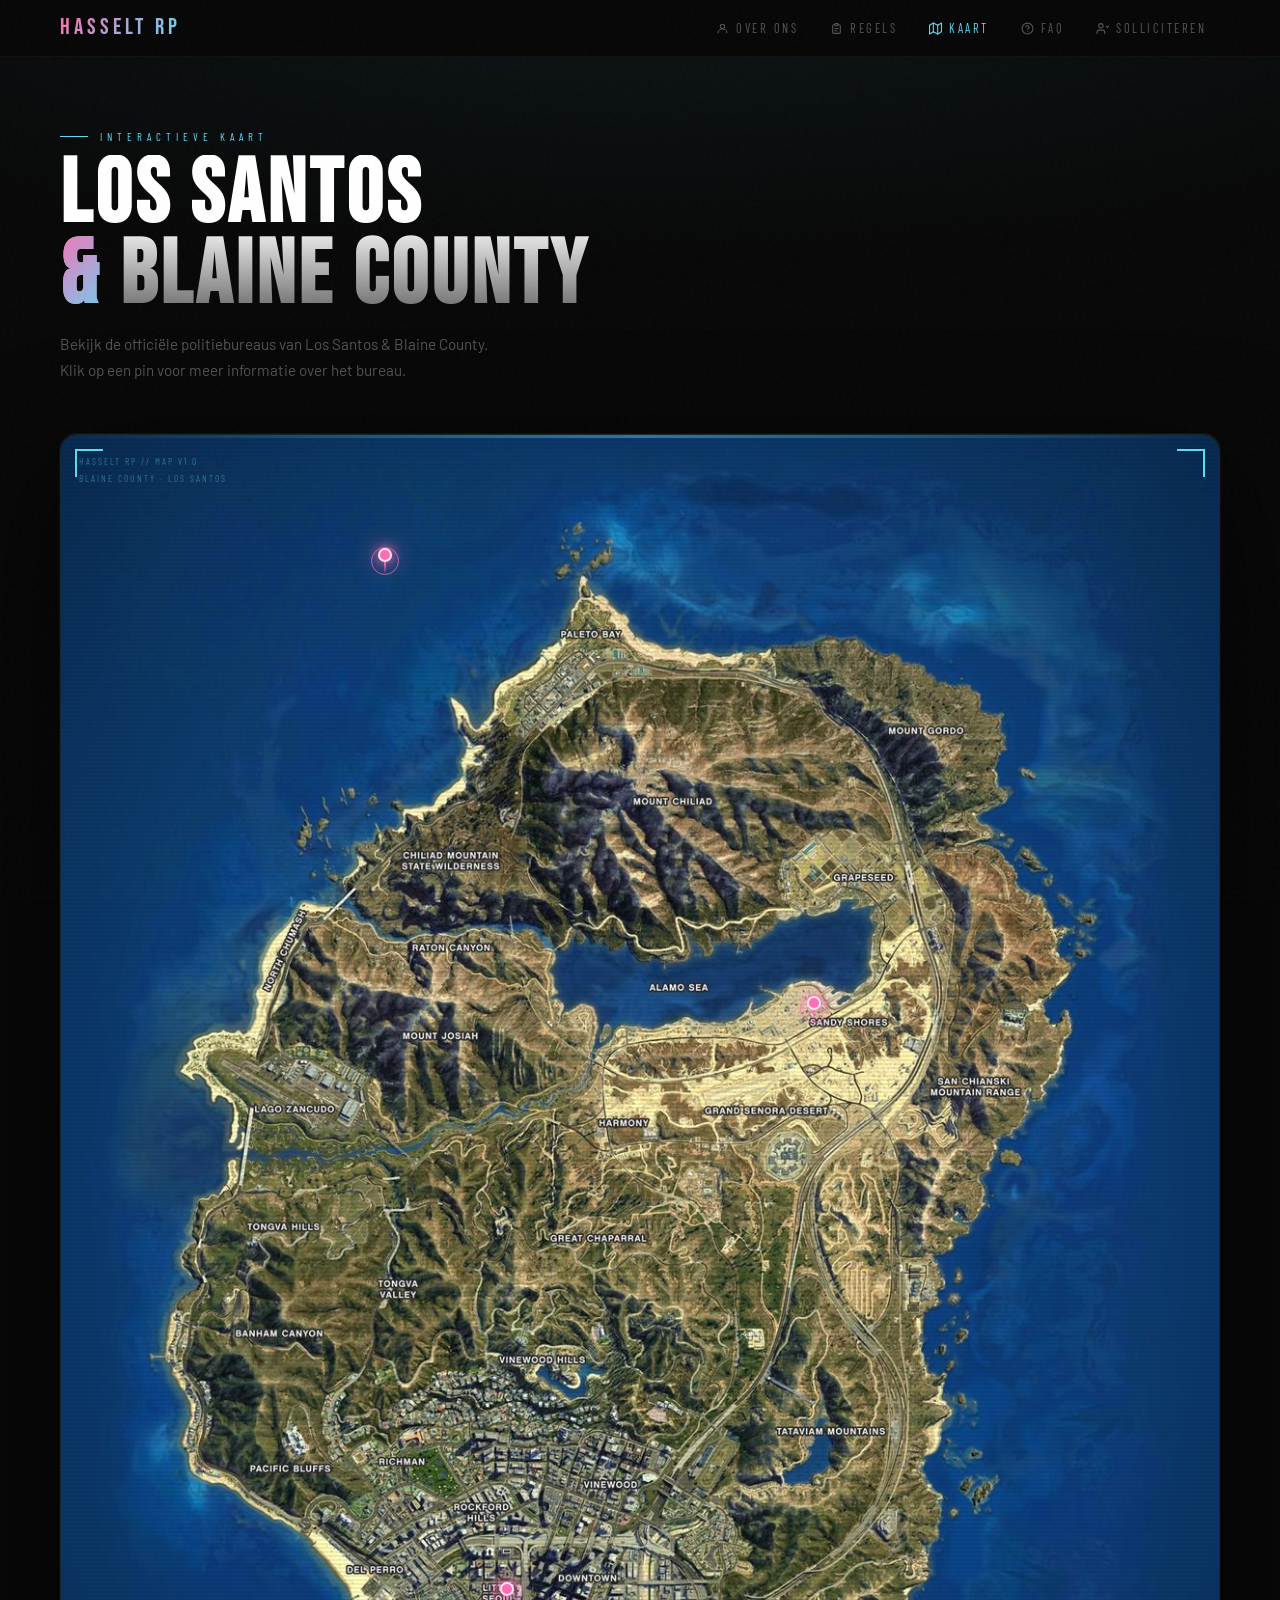
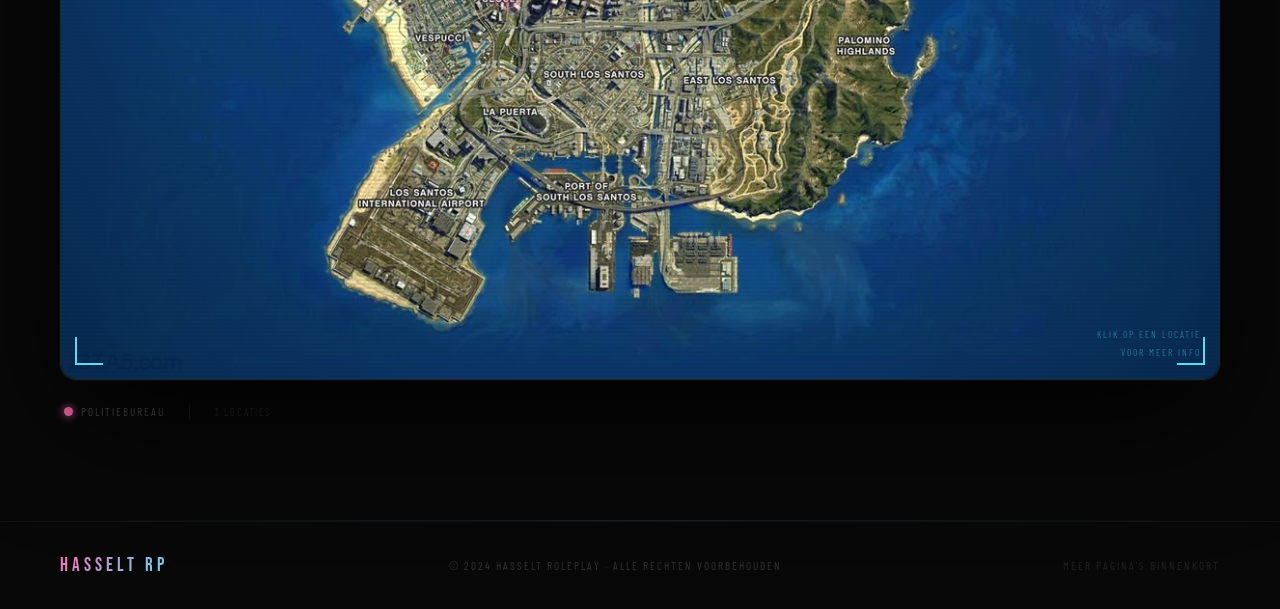
<file: kaart.html>
<!DOCTYPE html>
<html lang="nl">
<head>
<meta charset="UTF-8">
<meta name="viewport" content="width=device-width, initial-scale=1.0">
<title>Kaart — Hasselt Roleplay</title>
<link rel="stylesheet" href="hasselt.css">
<style>
/* PAGE HEADER */
.page-header{padding:130px 60px 50px;position:relative;overflow:hidden}
.page-header::before{content:'';position:absolute;inset:0;background:radial-gradient(ellipse 80% 60% at 50% 0%,rgba(95,217,245,0.06),transparent);pointer-events:none}
.header-inner{max-width:1300px;margin:0 auto;display:flex;align-items:flex-end;justify-content:space-between;gap:40px;flex-wrap:wrap;animation:fadeUp 0.9s cubic-bezier(0.23,1,0.32,1) both}
.page-label{font-family:'Barlow Condensed',sans-serif;font-size:0.68rem;letter-spacing:5px;text-transform:uppercase;color:var(--cyan);margin-bottom:12px;display:flex;align-items:center;gap:12px}
.page-label::before{content:'';width:28px;height:1px;background:var(--cyan)}
.page-title{font-family:'Bebas Neue',sans-serif;font-size:clamp(52px,7vw,100px);line-height:0.9;letter-spacing:4px;background:linear-gradient(180deg,#fff 40%,#666);-webkit-background-clip:text;-webkit-text-fill-color:transparent}
.page-title span{background:linear-gradient(135deg,var(--pink),var(--cyan));-webkit-background-clip:text;-webkit-text-fill-color:transparent}
.page-sub{margin-top:16px;font-size:0.95rem;color:var(--text-muted);line-height:1.7;max-width:440px}
/* FILTERS */
.zone-filters{display:flex;gap:8px;flex-wrap:wrap;align-items:center}
.filter-label{font-family:'Barlow Condensed',sans-serif;font-size:0.65rem;letter-spacing:3px;text-transform:uppercase;color:var(--text-muted);margin-right:4px}
.filter-pill{display:flex;align-items:center;gap:6px;font-family:'Barlow Condensed',sans-serif;font-size:0.72rem;letter-spacing:2px;text-transform:uppercase;padding:7px 16px;border-radius:50px;background:rgba(255,255,255,0.04);border:1px solid rgba(255,255,255,0.08);color:var(--text-muted);cursor:pointer;transition:all 0.3s;user-select:none}
.filter-pill svg{width:11px;height:11px}
.filter-pill:hover{color:var(--white);border-color:rgba(255,255,255,0.2)}
.filter-pill.active-police{background:rgba(255,110,180,0.12);border-color:rgba(255,110,180,0.4);color:var(--pink)}
.filter-pill.active-medical{background:rgba(95,217,245,0.1);border-color:rgba(95,217,245,0.35);color:var(--cyan)}
.filter-pill.active-criminal{background:rgba(255,80,80,0.1);border-color:rgba(255,80,80,0.35);color:#ff6060}
.filter-pill.active-civilian{background:rgba(180,255,120,0.08);border-color:rgba(180,255,120,0.3);color:#aaee66}
.filter-pill.active-all{background:rgba(255,255,255,0.08);border-color:rgba(255,255,255,0.25);color:var(--white)}
/* MAP */
.map-section{padding:0 60px 100px}
.map-outer{max-width:1300px;margin:0 auto;animation:fadeUp 0.9s 0.2s cubic-bezier(0.23,1,0.32,1) both}
.map-frame{position:relative;border-radius:16px;overflow:hidden;border:1px solid rgba(95,217,245,0.15);box-shadow:0 0 0 1px rgba(255,110,180,0.06),0 40px 120px rgba(0,0,0,0.8),inset 0 0 120px rgba(0,0,0,0.4)}
.map-frame::before{content:'';position:absolute;inset:0;z-index:5;background:repeating-linear-gradient(0deg,transparent,transparent 2px,rgba(0,0,0,0.065) 2px,rgba(0,0,0,0.065) 4px);pointer-events:none;border-radius:16px}
.map-frame::after{content:'';position:absolute;inset:0;z-index:4;background:radial-gradient(ellipse 90% 90% at 50% 50%,transparent 50%,rgba(0,0,0,0.5) 100%);pointer-events:none;border-radius:16px}
.map-corner{position:absolute;width:28px;height:28px;z-index:10;pointer-events:none}
.map-corner.tl{top:14px;left:14px;border-top:2px solid var(--cyan);border-left:2px solid var(--cyan)}
.map-corner.tr{top:14px;right:14px;border-top:2px solid var(--cyan);border-right:2px solid var(--cyan)}
.map-corner.bl{bottom:14px;left:14px;border-bottom:2px solid var(--cyan);border-left:2px solid var(--cyan)}
.map-corner.br{bottom:14px;right:14px;border-bottom:2px solid var(--cyan);border-right:2px solid var(--cyan)}
.scan-beam{position:absolute;left:0;right:0;height:3px;z-index:6;background:linear-gradient(to right,transparent,rgba(95,217,245,0.4),transparent);animation:scanBeam 5s linear infinite;pointer-events:none;top:0}
@keyframes scanBeam{0%{top:0;opacity:0}5%{opacity:1}95%{opacity:1}100%{top:100%;opacity:0}}
.map-img{display:block;width:100%;height:auto;border-radius:16px;filter:saturate(1.1) contrast(1.05)}
.map-hud-tl,.map-hud-br{position:absolute;z-index:10;font-family:'Barlow Condensed',sans-serif;font-size:0.6rem;letter-spacing:2px;text-transform:uppercase;color:rgba(95,217,245,0.4);pointer-events:none;line-height:1.8}
.map-hud-tl{top:18px;left:18px}
.map-hud-br{bottom:18px;right:18px;text-align:right}
/* PINS */
.pins-layer{position:absolute;inset:0;z-index:8;pointer-events:none}
.pin{position:absolute;pointer-events:all;cursor:pointer;transform:translate(-50%,-100%);transition:transform 0.25s cubic-bezier(0.23,1,0.32,1)}
.pin:hover{transform:translate(-50%,-100%) scale(1.3)}
.pin.hidden{opacity:0;pointer-events:none;transition:opacity 0.3s}
.pin-dot{width:14px;height:14px;border-radius:50%;position:relative;z-index:2;border:2px solid rgba(255,255,255,0.8);box-shadow:0 0 12px currentColor,0 0 24px currentColor;animation:pinPulse 2.5s ease-in-out infinite}
.pin-ring{position:absolute;top:50%;left:50%;transform:translate(-50%,-50%);width:28px;height:28px;border-radius:50%;border:1.5px solid currentColor;opacity:0.5;animation:ringExpand 2.5s ease-out infinite}
.pin-ring-2{position:absolute;top:50%;left:50%;transform:translate(-50%,-50%);width:28px;height:28px;border-radius:50%;border:1px solid currentColor;opacity:0.3;animation:ringExpand 2.5s ease-out infinite 0.8s}
@keyframes pinPulse{0%,100%{box-shadow:0 0 12px currentColor,0 0 24px currentColor}50%{box-shadow:0 0 20px currentColor,0 0 40px currentColor,0 0 60px currentColor}}
@keyframes ringExpand{0%{width:14px;height:14px;opacity:0.7}100%{width:46px;height:46px;opacity:0}}
.pin-needle{width:2px;height:12px;background:linear-gradient(to bottom,currentColor,transparent);margin:0 auto}
.pin.police .pin-dot,.pin.police{color:var(--pink)}.pin.police .pin-dot{background:var(--pink)}
.pin.medical .pin-dot,.pin.medical{color:var(--cyan)}.pin.medical .pin-dot{background:var(--cyan)}
.pin.criminal .pin-dot,.pin.criminal{color:#ff5555}.pin.criminal .pin-dot{background:#ff5555}
.pin.civilian .pin-dot,.pin.civilian{color:#aaee66}.pin.civilian .pin-dot{background:#aaee66}
/* TOOLTIP */
.tooltip{position:absolute;z-index:20;background:rgba(10,10,14,0.96);border-radius:12px;padding:18px 20px;width:220px;pointer-events:none;opacity:0;transform:translateY(8px) scale(0.96);transition:opacity 0.25s,transform 0.25s cubic-bezier(0.23,1,0.32,1);border:1px solid rgba(255,255,255,0.07);box-shadow:0 20px 60px rgba(0,0,0,0.7);backdrop-filter:blur(20px)}
.tooltip.visible{opacity:1;transform:translateY(0) scale(1)}
.tooltip-cat{font-family:'Barlow Condensed',sans-serif;font-size:0.6rem;letter-spacing:3px;text-transform:uppercase;margin-bottom:7px;display:flex;align-items:center;gap:7px}
.tooltip-cat-dot{width:6px;height:6px;border-radius:50%;flex-shrink:0}
.tooltip-name{font-family:'Bebas Neue',sans-serif;font-size:1.4rem;letter-spacing:2px;margin-bottom:8px;line-height:1.1}
.tooltip-desc{font-size:0.78rem;color:#555;line-height:1.6;margin-bottom:10px}
.tooltip-tags{display:flex;gap:5px;flex-wrap:wrap}
.tooltip-tag{font-family:'Barlow Condensed',sans-serif;font-size:0.62rem;letter-spacing:1.5px;text-transform:uppercase;padding:3px 9px;border-radius:50px;background:rgba(255,255,255,0.05);color:#444}
/* SIDE PANEL */
.info-panel{position:absolute;right:20px;top:20px;bottom:20px;width:280px;background:rgba(8,8,8,0.92);border:1px solid rgba(255,255,255,0.065);border-radius:14px;backdrop-filter:blur(24px);z-index:15;padding:24px;overflow-y:auto;transform:translateX(310px);transition:transform 0.5s cubic-bezier(0.23,1,0.32,1)}
.info-panel.open{transform:translateX(0)}
.info-panel::-webkit-scrollbar{width:3px}
.info-panel::-webkit-scrollbar-thumb{background:rgba(95,217,245,0.3);border-radius:2px}
.panel-close{position:absolute;top:14px;right:14px;width:28px;height:28px;border-radius:50%;background:rgba(255,255,255,0.06);border:1px solid rgba(255,255,255,0.08);display:flex;align-items:center;justify-content:center;cursor:pointer;transition:background 0.2s;color:var(--text-muted)}
.panel-close:hover{background:rgba(255,110,180,0.12);color:var(--pink)}
.panel-close svg{width:12px;height:12px}
.panel-cat{font-family:'Barlow Condensed',sans-serif;font-size:0.62rem;letter-spacing:3.5px;text-transform:uppercase;margin-bottom:8px;display:flex;align-items:center;gap:7px}
.panel-cat-dot{width:8px;height:8px;border-radius:50%;flex-shrink:0}
.panel-name{font-family:'Bebas Neue',sans-serif;font-size:1.9rem;letter-spacing:2px;line-height:1;margin-bottom:12px}
.panel-divider{height:1px;background:linear-gradient(to right,rgba(255,255,255,0.08),transparent);margin:14px 0}
.panel-desc{font-size:0.82rem;color:#5a5a5a;line-height:1.75;margin-bottom:14px}
.panel-section-title{font-family:'Barlow Condensed',sans-serif;font-size:0.65rem;letter-spacing:3px;text-transform:uppercase;color:#3a3a3a;margin-bottom:10px}
.panel-list{list-style:none;display:flex;flex-direction:column;gap:7px}
.panel-list li{display:flex;align-items:center;gap:9px;font-size:0.8rem;color:#4a4a4a}
.panel-list li::before{content:'';width:5px;height:5px;border-radius:50%;flex-shrink:0}
.panel-police .panel-cat,.panel-police .panel-name{color:var(--pink)}.panel-police .panel-cat-dot,.panel-police .panel-list li::before{background:var(--pink)}
.panel-medical .panel-cat,.panel-medical .panel-name{color:var(--cyan)}.panel-medical .panel-cat-dot,.panel-medical .panel-list li::before{background:var(--cyan)}
.panel-criminal .panel-cat,.panel-criminal .panel-name{color:#ff5555}.panel-criminal .panel-cat-dot,.panel-criminal .panel-list li::before{background:#ff5555}
.panel-civilian .panel-cat,.panel-civilian .panel-name{color:#aaee66}.panel-civilian .panel-cat-dot,.panel-civilian .panel-list li::before{background:#aaee66}
/* LEGEND */
.legend{max-width:1300px;margin:24px auto 0;display:flex;align-items:center;gap:24px;flex-wrap:wrap;padding:0 4px}
.legend-item{display:flex;align-items:center;gap:8px;cursor:pointer}
.legend-dot{width:9px;height:9px;border-radius:50%;flex-shrink:0}
.legend-dot.police{background:var(--pink);box-shadow:0 0 8px var(--pink)}
.legend-dot.medical{background:var(--cyan);box-shadow:0 0 8px var(--cyan)}
.legend-dot.criminal{background:#ff5555;box-shadow:0 0 8px #ff5555}
.legend-dot.civilian{background:#aaee66;box-shadow:0 0 8px #aaee66}
.legend-text{font-family:'Barlow Condensed',sans-serif;font-size:0.7rem;letter-spacing:2px;text-transform:uppercase;color:var(--text-muted);transition:color 0.2s}
.legend-item:hover .legend-text{color:var(--white)}
.legend-sep{width:1px;height:16px;background:rgba(255,255,255,0.08)}
@media(max-width:900px){
  .page-header{padding-left:20px;padding-right:20px;padding-top:80px;padding-bottom:32px}
  .map-section{padding-left:16px;padding-right:16px;padding-bottom:24px}
  .info-panel{
    position:fixed;
    width:calc(100% - 32px);left:16px;right:16px;bottom:16px;top:auto;
    max-height:50vh;overflow-y:auto;border-radius:18px;
  }
  .map-frame{height:calc(100vh - 57px - 60px);min-height:300px}
  .map-hud-label{font-size:0.5rem}
  .legend{flex-direction:row;flex-wrap:wrap;gap:10px}
  .location-count{font-size:0.6rem}
}
@media(max-width:480px){
  .page-header h1{font-size:clamp(28px,8vw,48px)}
  .map-frame{height:55vw;min-height:240px}
}
</style>
</head>
<body>

<nav>
  <a href="index.html" class="nav-logo">HASSELT RP</a>
  <ul class="nav-links">
    <li><a href="index.html#over">
      <svg viewBox="0 0 24 24" fill="none" stroke="currentColor" stroke-width="2" stroke-linecap="round" stroke-linejoin="round"><circle cx="12" cy="8" r="4"/><path d="M4 20c0-4 3.6-7 8-7s8 3 8 7"/></svg>Over Ons
    </a></li>
    <li><a href="regels.html">
      <svg viewBox="0 0 24 24" fill="none" stroke="currentColor" stroke-width="2" stroke-linecap="round" stroke-linejoin="round"><path d="M9 5H7a2 2 0 00-2 2v12a2 2 0 002 2h10a2 2 0 002-2V7a2 2 0 00-2-2h-2"/><rect x="9" y="3" width="6" height="4" rx="1"/><path d="M9 12h6M9 16h4"/></svg>Regels
    </a></li>
    <li><a href="kaart.html" class="active">
      <svg viewBox="0 0 24 24" fill="none" stroke="currentColor" stroke-width="2" stroke-linecap="round" stroke-linejoin="round"><polygon points="1 6 1 22 8 18 16 22 23 18 23 2 16 6 8 2 1 6"/><line x1="8" y1="2" x2="8" y2="18"/><line x1="16" y1="6" x2="16" y2="22"/></svg>Kaart
    </a></li>
    <li><a href="#">
      <svg viewBox="0 0 24 24" fill="none" stroke="currentColor" stroke-width="2" stroke-linecap="round" stroke-linejoin="round"><circle cx="12" cy="12" r="10"/><path d="M9.09 9a3 3 0 015.83 1c0 2-3 3-3 3"/><line x1="12" y1="17" x2="12.01" y2="17"/></svg>FAQ
    </a></li>
    <li><a href="solliciteren.html">
      <svg viewBox="0 0 24 24" fill="none" stroke="currentColor" stroke-width="2" stroke-linecap="round" stroke-linejoin="round"><path d="M16 21v-2a4 4 0 00-4-4H6a4 4 0 00-4 4v2"/><circle cx="9" cy="7" r="4"/><path d="M19 8l2 2 4-4"/></svg>Solliciteren
    </a></li>
  </ul>
  <button class="nav-burger" id="navBurger" aria-label="Menu">
    <span></span><span></span><span></span>
  </button>
</nav>
<div class="nav-mobile" id="navMobile">
  <a href="index.html#over"><svg viewBox="0 0 24 24" fill="none" stroke="currentColor" stroke-width="2" stroke-linecap="round" stroke-linejoin="round"><circle cx="12" cy="8" r="4"/><path d="M4 20c0-4 3.6-7 8-7s8 3 8 7"/></svg>Over Ons</a>
  <a href="regels.html"><svg viewBox="0 0 24 24" fill="none" stroke="currentColor" stroke-width="2" stroke-linecap="round" stroke-linejoin="round"><path d="M9 5H7a2 2 0 00-2 2v12a2 2 0 002 2h10a2 2 0 002-2V7a2 2 0 00-2-2h-2"/><rect x="9" y="3" width="6" height="4" rx="1"/></svg>Regels</a>
  <a href="kaart.html" class="active"><svg viewBox="0 0 24 24" fill="none" stroke="currentColor" stroke-width="2" stroke-linecap="round" stroke-linejoin="round"><polygon points="1 6 1 22 8 18 16 22 23 18 23 2 16 6 8 2 1 6"/><line x1="8" y1="2" x2="8" y2="18"/><line x1="16" y1="6" x2="16" y2="22"/></svg>Kaart</a>
  <a href="faq.html"><svg viewBox="0 0 24 24" fill="none" stroke="currentColor" stroke-width="2" stroke-linecap="round" stroke-linejoin="round"><circle cx="12" cy="12" r="10"/><path d="M9.09 9a3 3 0 015.83 1c0 2-3 3-3 3"/><line x1="12" y1="17" x2="12.01" y2="17"/></svg>FAQ</a>
  <a href="solliciteren.html"><svg viewBox="0 0 24 24" fill="none" stroke="currentColor" stroke-width="2" stroke-linecap="round" stroke-linejoin="round"><path d="M16 21v-2a4 4 0 00-4-4H6a4 4 0 00-4 4v2"/><circle cx="9" cy="7" r="4"/><path d="M19 8l2 2 4-4"/></svg>Solliciteren</a>
</div>


<div class="page-header">
  <div class="header-inner">
    <div>
      <div class="page-label">Interactieve Kaart</div>
      <h1 class="page-title">LOS SANTOS<br><span>&amp;</span> BLAINE COUNTY</h1>
      <p class="page-sub">Bekijk de officiële politiebureaus van Los Santos & Blaine County. Klik op een pin voor meer informatie over het bureau.</p>
    </div>
  </div>
</div>

<div class="map-section">
  <div class="map-outer">
    <div class="map-frame" id="mapFrame">
      <div class="map-corner tl"></div><div class="map-corner tr"></div>
      <div class="map-corner bl"></div><div class="map-corner br"></div>
      <div class="scan-beam"></div>
      <div class="map-hud-tl">HASSELT RP // MAP v1.0<br>BLAINE COUNTY · LOS SANTOS</div>
      <div class="map-hud-br">KLIK OP EEN LOCATIE<br>VOOR MEER INFO</div>
      <img class="map-img" src="map.png" alt="GTA 5 Map" id="mapImg"/>
      <div class="pins-layer" id="pinsLayer">
        <!-- LSPD Mission Row — Downtown LS -->
        <div class="pin police" data-id="pd-main" style="left:38.5%;top:76%"><div class="pin-ring"></div><div class="pin-ring-2"></div><div class="pin-dot"></div><div class="pin-needle"></div></div>
        <!-- Sandy Shores Sheriff -->
        <div class="pin police" data-id="pd-sandy" style="left:65%;top:38%"><div class="pin-ring"></div><div class="pin-ring-2"></div><div class="pin-dot"></div><div class="pin-needle"></div></div>
        <!-- Paleto Bay Sheriff -->
        <div class="pin police" data-id="pd-paleto" style="left:28%;top:9%"><div class="pin-ring"></div><div class="pin-ring-2"></div><div class="pin-dot"></div><div class="pin-needle"></div></div>
      </div>
      <div class="tooltip" id="tooltip">
        <div class="tooltip-cat"><div class="tooltip-cat-dot"></div><span id="tt-cat"></span></div>
        <div class="tooltip-name" id="tt-name"></div>
        <div class="tooltip-desc" id="tt-desc"></div>
        <div class="tooltip-tags" id="tt-tags"></div>
      </div>
      <div class="info-panel" id="infoPanel">
        <div class="panel-close" onclick="closePanel()"><svg viewBox="0 0 24 24" fill="none" stroke="currentColor" stroke-width="2.5" stroke-linecap="round" stroke-linejoin="round"><line x1="18" y1="6" x2="6" y2="18"/><line x1="6" y1="6" x2="18" y2="18"/></svg></div>
        <div class="panel-cat"><div class="panel-cat-dot" id="p-dot"></div><span id="p-cat"></span></div>
        <div class="panel-name" id="p-name"></div>
        <div class="panel-divider"></div>
        <div class="panel-desc" id="p-desc"></div>
        <div class="panel-section-title">Activiteiten</div>
        <ul class="panel-list" id="p-list"></ul>
      </div>
    </div>
    <div class="legend">
      <div class="legend-item"><div class="legend-dot police"></div><span class="legend-text">Politiebureau</span></div>
      <div class="legend-sep"></div>
      <span class="legend-text" style="color:#2a2a2a;font-size:0.65rem">3 LOCATIES</span>
    </div>
  </div>
</div>

<div class="divider"></div>
<footer class="footer-strip">
  <div class="footer-logo">HASSELT RP</div>
  <div class="footer-text">© 2024 HASSELT ROLEPLAY · ALLE RECHTEN VOORBEHOUDEN</div>
  <div class="footer-text" style="color:#222">MEER PAGINA'S BINNENKORT</div>
</footer>

<script>
const locations={
  'pd-main':{type:'police',cat:'Politiebureau',name:'LSPD — MISSION ROW',desc:'Het centrale hoofdkantoor van de Los Santos Police Department in het hart van de stad. Alle grote operaties worden van hieruit gecoördineerd.',tags:['24/7 Bemand','Detentiecel','Wapenopslag'],items:['Arrestatie & verhoor procedures','Voertuigenpool & helikopter','Communicatiecentrum','Rechtbankcoördinatie']},
  'pd-sandy':{type:'police',cat:'Sheriffkantoor',name:'SANDY SHORES SHERIFF',desc:'Het sheriffkantoor van Blaine County dat toezicht houdt over Sandy Shores en de uitgestrekte woestijngebieden ten oosten van de stad.',tags:['Blaine County','Desert Patrol','Sheriff'],items:['Patrouillegebied: woestijn & snelweg','Bekende criminelen in de regio','Samenwerking met LSPD','Motorunit beschikbaar']},
  'pd-paleto':{type:'police',cat:'Sheriffkantoor',name:'PALETO BAY SHERIFF',desc:'De noordelijkste uitpost van de ordediensten. Bewaakt de kustlijn van Paleto Bay en de bergpassen richting Chiliad.',tags:['Noord Blaine','Kustgebied','Sheriff'],items:['Nautische patrouilleboot','Bergredding coördinatie','Grenscontrole noordelijke routes','Back-up voor LSPD operaties']}
};
const catColors={police:'#FF6EB4'};
const catLabels={police:'Politie'};
const tooltip=document.getElementById('tooltip');
let ttTimeout;
document.querySelectorAll('.pin').forEach(pin=>{
  pin.addEventListener('mouseenter',e=>{
    clearTimeout(ttTimeout);
    const id=pin.dataset.id,loc=locations[id];if(!loc)return;
    const col=catColors[loc.type];
    document.getElementById('tt-cat').textContent=catLabels[loc.type];
    document.getElementById('tt-cat').style.color=col;
    document.querySelector('.tooltip-cat-dot').style.background=col;
    document.getElementById('tt-name').textContent=loc.name;
    document.getElementById('tt-name').style.color=col;
    document.getElementById('tt-desc').textContent=loc.desc.substring(0,90)+'...';
    document.getElementById('tt-tags').innerHTML=loc.tags.map(t=>`<span class="tooltip-tag">${t}</span>`).join('');
    const frame=document.getElementById('mapFrame'),fr=frame.getBoundingClientRect(),pr=pin.getBoundingClientRect();
    let left=pr.left-fr.left+pr.width/2,top=pr.top-fr.top-14;
    if(left+230>fr.width-10)left-=240;if(left<10)left=10;
    tooltip.style.left=left+'px';tooltip.style.top=top+'px';
    tooltip.style.transform='translateY(-100%) scale(1)';
    tooltip.classList.add('visible');
  });
  pin.addEventListener('mouseleave',()=>{ttTimeout=setTimeout(()=>tooltip.classList.remove('visible'),200)});
  pin.addEventListener('click',e=>{e.stopPropagation();const loc=locations[pin.dataset.id];if(loc)openPanel(loc)});
});
function openPanel(loc){
  const col=catColors[loc.type],panel=document.getElementById('infoPanel');
  panel.className='info-panel open panel-'+loc.type;
  document.getElementById('p-dot').style.cssText=`background:${col};box-shadow:0 0 10px ${col}`;
  document.getElementById('p-cat').textContent=catLabels[loc.type];
  document.getElementById('p-cat').style.color=col;
  document.getElementById('p-name').textContent=loc.name;
  document.getElementById('p-desc').textContent=loc.desc;
  document.getElementById('p-list').innerHTML=loc.items.map(i=>`<li>${i}</li>`).join('');
}
function closePanel(){document.getElementById('infoPanel').classList.remove('open')}
document.getElementById('mapFrame').addEventListener('click',e=>{if(!e.target.closest('.pin')&&!e.target.closest('.info-panel'))closePanel()});
</script>
<script>
(function(){
  var burger = document.getElementById('navBurger');
  var menu   = document.getElementById('navMobile');
  if(!burger || !menu) return;

  burger.addEventListener('click', function(e){
    e.stopPropagation();
    var open = menu.classList.contains('open');
    if(open){
      menu.classList.remove('open');
      burger.classList.remove('open');
      document.body.style.overflow = '';
    } else {
      menu.classList.add('open');
      burger.classList.add('open');
      document.body.style.overflow = 'hidden';
    }
  });

  // Close on outside click
  document.addEventListener('click', function(e){
    if(menu.classList.contains('open') && !menu.contains(e.target) && !burger.contains(e.target)){
      menu.classList.remove('open');
      burger.classList.remove('open');
      document.body.style.overflow = '';
    }
  });

  // Close when a nav link is tapped
  menu.querySelectorAll('a').forEach(function(a){
    a.addEventListener('click', function(){
      menu.classList.remove('open');
      burger.classList.remove('open');
      document.body.style.overflow = '';
    });
  });
})();
</script>
</body>
</html>
</file>
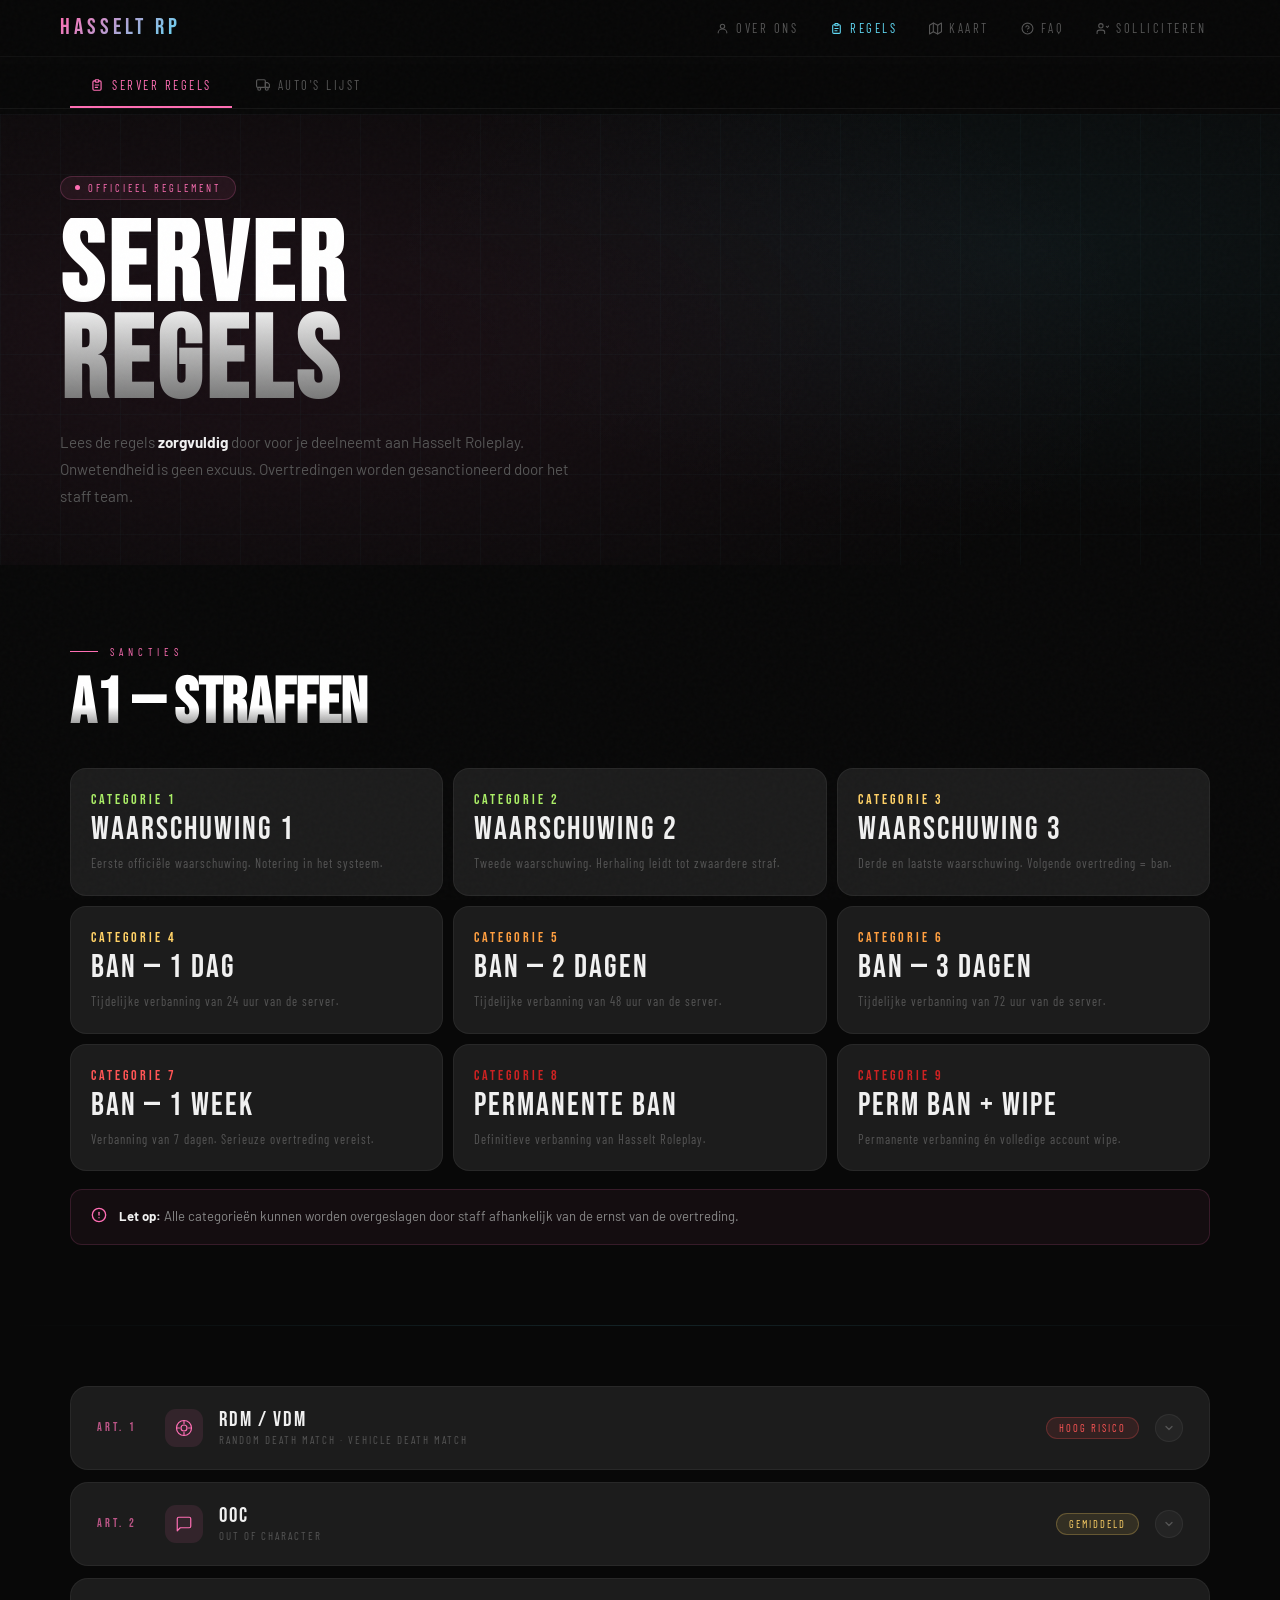
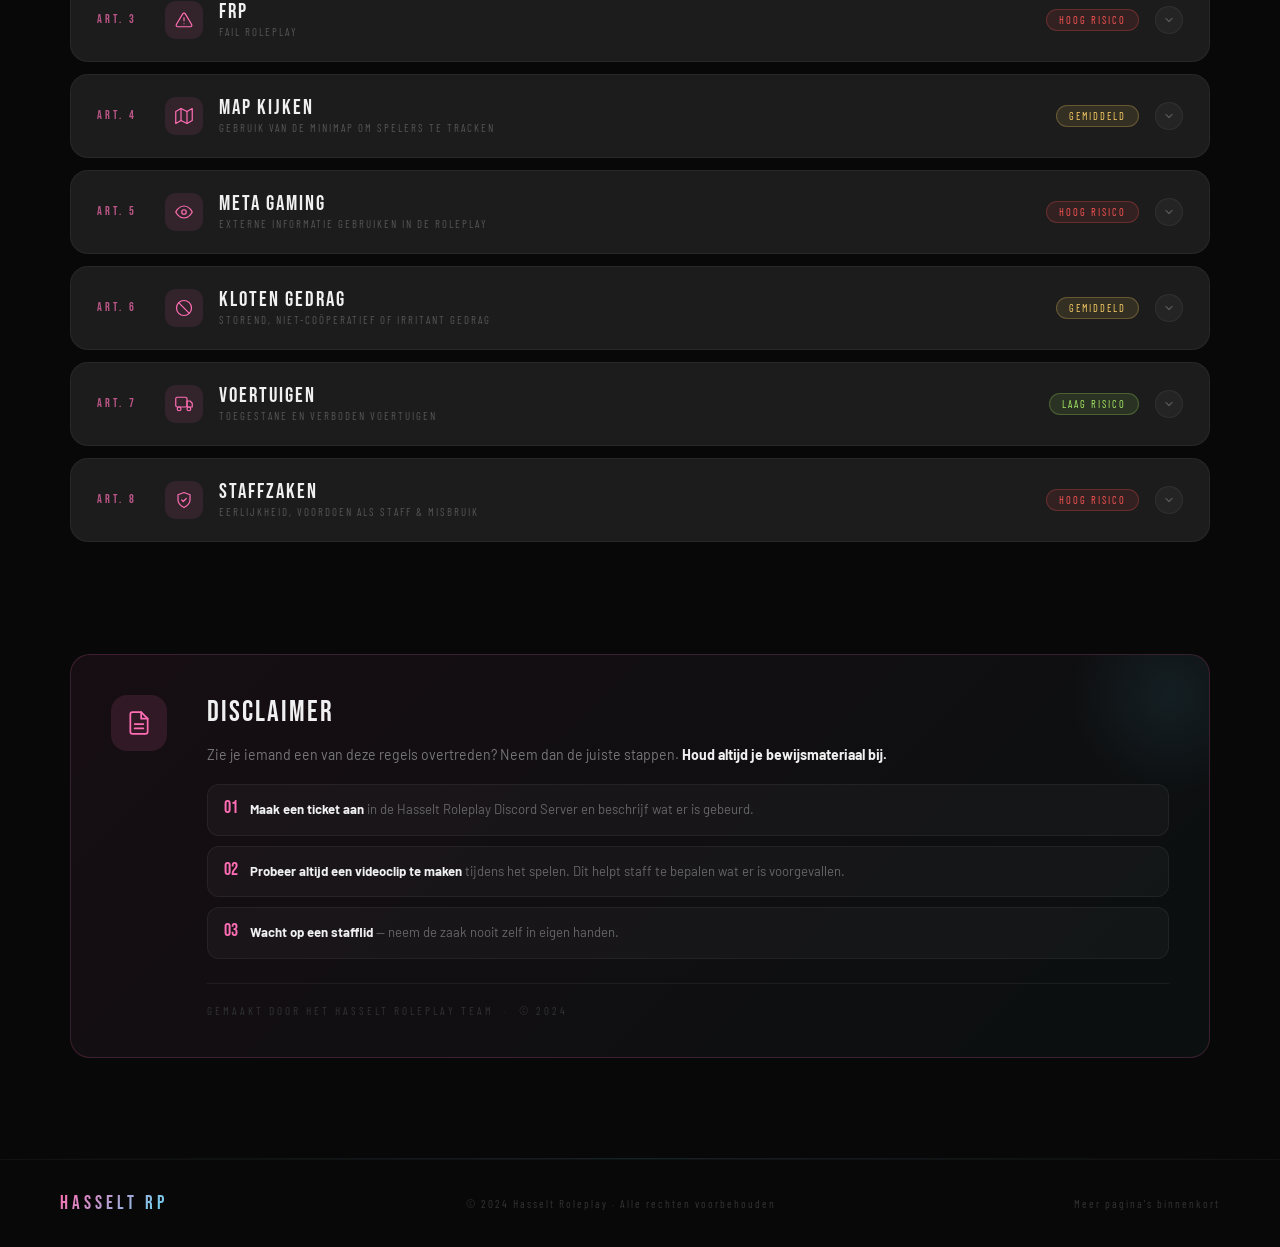
<file: regels.html>
<!DOCTYPE html>
<html lang="nl">
<head>
<meta charset="UTF-8">
<meta name="viewport" content="width=device-width, initial-scale=1.0">
<title>Regels — Hasselt Roleplay</title>
<link rel="stylesheet" href="hasselt.css">
<style>

/* ── SUB NAV — fixed under main nav ── */
.sub-nav{
  position:fixed;top:64px;left:0;right:0;z-index:400;
  background:rgba(8,8,8,0.97);backdrop-filter:blur(24px);
  border-bottom:1px solid var(--border);
}
.sub-nav-inner{
  max-width:1260px;margin:0 auto;
  display:flex;align-items:center;gap:4px;
  padding:0 60px;
}
.sub-tab{
  display:flex;align-items:center;gap:8px;
  font-family:'Barlow Condensed',sans-serif;font-size:0.78rem;
  letter-spacing:2.5px;text-transform:uppercase;
  color:var(--text-muted);text-decoration:none;
  padding:14px 20px;border-bottom:2px solid transparent;
  transition:color 0.25s,border-color 0.25s;cursor:pointer;user-select:none;
}
.sub-tab svg{width:14px;height:14px;flex-shrink:0}
.sub-tab:hover{color:var(--white)}
.sub-tab.active{color:var(--pink);border-bottom-color:var(--pink)}

/* ── PANEL ANIMATIONS ── */
.tab-panel{
  padding-top:114px;
}
@keyframes panelIn{
  from{opacity:0;transform:translateY(22px)}
  to{opacity:1;transform:translateY(0)}
}
@keyframes panelOut{
  from{opacity:1;transform:translateY(0)}
  to{opacity:0;transform:translateY(-12px)}
}
.tab-panel.entering{animation:panelIn 0.45s cubic-bezier(0.23,1,0.32,1) both}
.tab-panel.leaving{animation:panelOut 0.22s ease forwards;pointer-events:none}

/* ── HERO ── */
.rules-hero{
  min-height:38vh;display:flex;align-items:flex-end;
  position:relative;overflow:hidden;
  padding:60px 60px 56px;
}
.rules-hero::before{
  content:'';position:absolute;inset:0;
  background:
    radial-gradient(ellipse 70% 80% at 20% 50%,rgba(255,110,180,0.08),transparent),
    radial-gradient(ellipse 50% 60% at 80% 30%,rgba(95,217,245,0.06),transparent);
  pointer-events:none;
}
.rules-hero.autos-hero::before{
  background:
    radial-gradient(ellipse 70% 80% at 20% 50%,rgba(255,85,85,0.07),transparent),
    radial-gradient(ellipse 50% 60% at 80% 30%,rgba(255,110,180,0.05),transparent);
}
.grid-bg-rules{
  position:absolute;inset:0;
  background-image:linear-gradient(rgba(95,217,245,0.025) 1px,transparent 1px),linear-gradient(90deg,rgba(95,217,245,0.025) 1px,transparent 1px);
  background-size:60px 60px;animation:gridDrift 24s linear infinite;
}
.rules-hero-inner{position:relative;z-index:2;max-width:1260px;margin:0 auto;width:100%}
.rules-badge{
  display:inline-flex;align-items:center;gap:8px;
  background:rgba(255,110,180,0.08);border:1px solid rgba(255,110,180,0.2);
  border-radius:50px;padding:5px 14px;margin-bottom:18px;
  font-family:'Barlow Condensed',sans-serif;font-size:0.65rem;letter-spacing:3px;
  text-transform:uppercase;color:var(--pink);
}
.rules-badge.red-badge{background:rgba(255,85,85,0.08);border-color:rgba(255,85,85,0.2);color:var(--red)}
.rules-badge-dot{width:5px;height:5px;border-radius:50%;background:var(--pink);animation:blink 2s infinite}
.rules-badge.red-badge .rules-badge-dot{background:var(--red)}
@keyframes blink{0%,100%{opacity:1}50%{opacity:0.3}}
.rules-hero-title{
  font-family:'Bebas Neue',sans-serif;font-size:clamp(60px,9vw,130px);
  line-height:0.85;letter-spacing:4px;
  background:linear-gradient(180deg,#fff 40%,#666);
  -webkit-background-clip:text;-webkit-text-fill-color:transparent;
}
.rules-hero-sub{margin-top:16px;font-size:0.95rem;color:var(--text-muted);line-height:1.75;max-width:520px}
.rules-hero-sub strong{color:var(--white)}

/* ── STRAFFEN ── */
.straffen-section{padding:80px 60px;max-width:1260px;margin:0 auto}
.straf-grid{display:grid;grid-template-columns:repeat(3,1fr);gap:10px;margin-top:32px}
.straf-card{
  background:var(--gray2);border:1px solid var(--border);border-radius:16px;
  padding:22px 20px;display:flex;flex-direction:column;gap:6px;
  transition:all 0.3s cubic-bezier(0.23,1,0.32,1);position:relative;overflow:hidden;
}
.straf-card::before{content:'';position:absolute;top:0;left:0;right:0;height:2px;background:linear-gradient(90deg,transparent,var(--straf-color,var(--pink)),transparent);opacity:0;transition:opacity 0.3s}
.straf-card:hover::before{opacity:1}
.straf-card:hover{transform:translateY(-4px);box-shadow:0 16px 40px rgba(0,0,0,0.4);border-color:rgba(255,255,255,0.1)}
.straf-cat{font-family:'Bebas Neue',sans-serif;font-size:0.9rem;letter-spacing:3px;color:var(--straf-color,var(--pink))}
.straf-num{font-family:'Bebas Neue',sans-serif;font-size:2rem;letter-spacing:2px;line-height:1;color:var(--white)}
.straf-desc{font-family:'Barlow Condensed',sans-serif;font-size:0.78rem;letter-spacing:1px;color:var(--text-muted);line-height:1.5;margin-top:2px}
.straf-card.green{--straf-color:#aaee66}
.straf-card.yellow{--straf-color:#ffd166}
.straf-card.orange{--straf-color:#ff9f40}
.straf-card.red{--straf-color:#ff5555}
.straf-card.darkred{--straf-color:#cc2222}
.straf-notice{margin-top:18px;padding:16px 20px;background:rgba(255,110,180,0.05);border:1px solid rgba(255,110,180,0.15);border-radius:12px;display:flex;align-items:flex-start;gap:12px}
.straf-notice svg{width:16px;height:16px;color:var(--pink);flex-shrink:0;margin-top:1px}
.straf-notice p{font-size:0.82rem;color:#888;line-height:1.65}
.straf-notice p strong{color:var(--white)}

/* ── RULE BLOCKS ── */
.rules-section{padding:0 60px 100px;max-width:1260px;margin:0 auto}
.rule-block{margin-bottom:12px;background:var(--gray2);border:1px solid var(--border);border-radius:18px;overflow:hidden;transition:border-color 0.3s}
.rule-block:hover{border-color:rgba(255,255,255,0.1)}
.rule-block.open{border-color:rgba(255,110,180,0.22)}
.rule-header{display:flex;align-items:center;gap:16px;padding:22px 26px;cursor:pointer;transition:background 0.2s;user-select:none}
.rule-header:hover{background:rgba(255,255,255,0.02)}
.rule-num{font-family:'Bebas Neue',sans-serif;font-size:0.75rem;letter-spacing:3px;color:var(--pink);opacity:0.7;flex-shrink:0;min-width:52px}
.rule-icon{width:38px;height:38px;border-radius:11px;background:rgba(255,110,180,0.1);flex-shrink:0;display:flex;align-items:center;justify-content:center;transition:background 0.3s}
.rule-icon svg{width:18px;height:18px;color:var(--pink)}
.rule-block.open .rule-icon{background:rgba(255,110,180,0.18)}
.rule-title-wrap{flex:1}
.rule-title{font-family:'Bebas Neue',sans-serif;font-size:1.3rem;letter-spacing:2px;color:var(--white);line-height:1}
.rule-subtitle{font-family:'Barlow Condensed',sans-serif;font-size:0.68rem;letter-spacing:2px;text-transform:uppercase;color:var(--text-muted);margin-top:3px}
.rule-severity{font-family:'Barlow Condensed',sans-serif;font-size:0.65rem;letter-spacing:2px;text-transform:uppercase;padding:4px 12px;border-radius:50px;flex-shrink:0}
.sev-low{background:rgba(170,238,102,0.1);color:#aaee66;border:1px solid rgba(170,238,102,0.25)}
.sev-mid{background:rgba(255,209,102,0.1);color:#ffd166;border:1px solid rgba(255,209,102,0.25)}
.sev-high{background:rgba(255,85,85,0.1);color:#ff5555;border:1px solid rgba(255,85,85,0.25)}
.rule-toggle{width:28px;height:28px;border-radius:50%;background:rgba(255,255,255,0.04);border:1px solid var(--border);display:flex;align-items:center;justify-content:center;flex-shrink:0;color:var(--text-muted)}
.rule-toggle svg{width:12px;height:12px;transition:transform 0.35s}
.rule-block.open .rule-toggle{background:rgba(255,110,180,0.1);border-color:rgba(255,110,180,0.3);color:var(--pink)}
.rule-block.open .rule-toggle svg{transform:rotate(180deg)}
.rule-body{max-height:0;overflow:hidden;transition:max-height 0.55s cubic-bezier(0.23,1,0.32,1),opacity 0.4s;opacity:0}
.rule-block.open .rule-body{max-height:600px;opacity:1}
.rule-body-inner{padding:20px 26px 26px;border-top:1px solid rgba(255,255,255,0.05)}
.rule-def{display:flex;align-items:flex-start;gap:10px;background:rgba(95,217,245,0.04);border:1px solid rgba(95,217,245,0.1);border-radius:10px;padding:12px 16px;margin-bottom:16px}
.rule-def svg{width:14px;height:14px;color:var(--cyan);flex-shrink:0;margin-top:1px}
.rule-def p{font-size:0.82rem;color:#666;line-height:1.6}
.rule-def p strong{color:var(--cyan)}
.rule-body-text{font-size:0.88rem;color:#7a7a7a;line-height:1.85;margin-bottom:14px}
.rule-body-text strong{color:var(--white)}
.rule-points{list-style:none;display:flex;flex-direction:column;gap:8px}
.rule-points li{display:flex;align-items:flex-start;gap:10px;font-size:0.84rem;color:#666;line-height:1.55}
.rule-points li::before{content:'';width:5px;height:5px;border-radius:50%;background:var(--pink);flex-shrink:0;margin-top:7px}
.sub-rule{margin-top:14px;padding:14px 16px;background:rgba(255,255,255,0.025);border-radius:10px;border-left:2px solid rgba(255,110,180,0.3)}
.sub-rule-title{font-family:'Barlow Condensed',sans-serif;font-size:0.78rem;letter-spacing:2px;text-transform:uppercase;color:var(--white);margin-bottom:6px}
.sub-rule p{font-size:0.82rem;color:#666;line-height:1.65}

/* ── DISCLAIMER ── */
.disclaimer-section{padding:0 60px 100px;max-width:1260px;margin:0 auto}
.disclaimer-box{background:linear-gradient(135deg,rgba(255,110,180,0.06),rgba(95,217,245,0.04));border:1px solid rgba(255,110,180,0.18);border-radius:20px;padding:40px;position:relative;overflow:hidden}
.disclaimer-box::before{content:'';position:absolute;top:-60px;right:-60px;width:200px;height:200px;border-radius:50%;background:radial-gradient(circle,rgba(95,217,245,0.08),transparent 70%);pointer-events:none}
.disclaimer-inner{display:flex;gap:40px;align-items:flex-start;flex-wrap:wrap}
.disclaimer-icon-wrap{width:56px;height:56px;border-radius:16px;flex-shrink:0;background:rgba(255,110,180,0.12);display:flex;align-items:center;justify-content:center}
.disclaimer-icon-wrap svg{width:26px;height:26px;color:var(--pink)}
.disclaimer-content{flex:1}
.disclaimer-title{font-family:'Bebas Neue',sans-serif;font-size:1.8rem;letter-spacing:2px;color:var(--white);margin-bottom:12px}
.disclaimer-text{font-size:0.88rem;color:#777;line-height:1.85;margin-bottom:16px}
.disclaimer-text strong{color:var(--white)}
.disclaimer-steps{display:flex;flex-direction:column;gap:10px;margin-top:10px}
.disclaimer-step{display:flex;align-items:flex-start;gap:12px;background:rgba(255,255,255,0.03);border:1px solid var(--border);border-radius:12px;padding:14px 16px}
.step-num{font-family:'Bebas Neue',sans-serif;font-size:1.1rem;color:var(--pink);flex-shrink:0;line-height:1}
.step-text{font-size:0.82rem;color:#666;line-height:1.65}
.step-text strong{color:var(--white)}
.disclaimer-made{margin-top:24px;padding-top:20px;border-top:1px solid rgba(255,255,255,0.06);font-family:'Barlow Condensed',sans-serif;font-size:0.7rem;letter-spacing:3px;text-transform:uppercase;color:#333}

/* ── AUTO LIJST ── */
.auto-hero-note{padding:28px 32px;margin-bottom:32px;background:rgba(95,217,245,0.04);border:1px solid rgba(95,217,245,0.15);border-radius:16px;display:flex;align-items:flex-start;gap:14px}
.auto-hero-note svg{width:18px;height:18px;color:var(--cyan);flex-shrink:0;margin-top:2px}
.auto-hero-note p{font-size:0.88rem;color:#777;line-height:1.75}
.auto-hero-note p strong{color:var(--white)}
.auto-section-title{font-family:'Bebas Neue',sans-serif;font-size:1.1rem;letter-spacing:3px;margin-bottom:16px;display:flex;align-items:center;gap:12px}
.auto-section-title .dot{width:8px;height:8px;border-radius:50%;flex-shrink:0}
.auto-section-title .dot.red{background:var(--red);box-shadow:0 0 8px var(--red)}
.auto-section-title .dot.green{background:var(--green);box-shadow:0 0 8px var(--green)}
.auto-grid{display:grid;grid-template-columns:repeat(auto-fill,minmax(220px,1fr));gap:8px;margin-bottom:40px}
.auto-card{background:var(--gray2);border:1px solid var(--border);border-radius:12px;padding:14px 16px;display:flex;align-items:center;gap:10px;transition:all 0.25s}
.auto-card:hover{border-color:rgba(255,85,85,0.3);background:rgba(255,85,85,0.04);transform:translateY(-2px)}
.auto-card-icon{width:32px;height:32px;border-radius:9px;flex-shrink:0;display:flex;align-items:center;justify-content:center;background:rgba(255,85,85,0.1)}
.auto-card-icon svg{width:15px;height:15px;color:var(--red)}
.auto-card-name{font-family:'Barlow Condensed',sans-serif;font-size:0.82rem;letter-spacing:1.5px;text-transform:uppercase;color:#aaa}
.auto-special-note{padding:20px 24px;border-radius:12px;background:rgba(255,85,85,0.05);border:1px solid rgba(255,85,85,0.2);display:flex;align-items:flex-start;gap:12px;margin-bottom:32px}
.auto-special-note svg{width:16px;height:16px;color:var(--red);flex-shrink:0;margin-top:2px}
.auto-special-note p{font-size:0.84rem;color:#777;line-height:1.7}
.auto-special-note p strong{color:var(--white)}
.auto-coming-soon{padding:40px;border-radius:16px;text-align:center;background:rgba(170,238,102,0.03);border:1px dashed rgba(170,238,102,0.2)}
.auto-coming-soon svg{width:36px;height:36px;color:rgba(170,238,102,0.3);margin:0 auto 14px;display:block}
.auto-coming-soon h3{font-family:'Bebas Neue',sans-serif;font-size:1.4rem;letter-spacing:2px;color:#444;margin-bottom:8px}
.auto-coming-soon p{font-size:0.82rem;color:#333;line-height:1.65}

/* ── AUTO SHOP ── */
.shop-open-btn{
  display:flex;align-items:center;justify-content:space-between;gap:16px;
  width:100%;padding:22px 28px;border-radius:18px;cursor:pointer;
  background:linear-gradient(135deg,rgba(170,238,102,0.06),rgba(95,217,245,0.04));
  border:1px solid rgba(170,238,102,0.25);
  transition:all 0.35s cubic-bezier(0.23,1,0.32,1);
  position:relative;overflow:hidden;
}
.shop-open-btn::before{content:'';position:absolute;inset:0;background:linear-gradient(135deg,rgba(170,238,102,0.0),rgba(170,238,102,0.08));opacity:0;transition:opacity 0.3s}
.shop-open-btn:hover::before{opacity:1}
.shop-open-btn:hover{border-color:rgba(170,238,102,0.5);transform:translateY(-2px);box-shadow:0 12px 40px rgba(0,0,0,0.4)}
.shop-btn-left{display:flex;align-items:center;gap:16px}
.shop-btn-icon{width:48px;height:48px;border-radius:14px;background:rgba(170,238,102,0.1);border:1px solid rgba(170,238,102,0.2);display:flex;align-items:center;justify-content:center;flex-shrink:0}
.shop-btn-icon svg{width:22px;height:22px;color:var(--green)}
.shop-btn-title{font-family:'Bebas Neue',sans-serif;font-size:1.3rem;letter-spacing:3px;color:var(--white)}
.shop-btn-sub{font-family:'Barlow Condensed',sans-serif;font-size:0.68rem;letter-spacing:2.5px;text-transform:uppercase;color:#555;margin-top:2px}
.shop-btn-arrow{width:36px;height:36px;border-radius:50%;background:rgba(170,238,102,0.08);border:1px solid rgba(170,238,102,0.2);display:flex;align-items:center;justify-content:center;flex-shrink:0;transition:transform 0.4s,background 0.3s}
.shop-btn-arrow svg{width:14px;height:14px;color:var(--green);transition:transform 0.4s}
.shop-open-btn.open .shop-btn-arrow svg{transform:rotate(180deg)}

/* SHOP OVERLAY */
.shop-overlay{
  position:fixed;inset:0;z-index:1000;
  background:rgba(4,4,4,0.97);backdrop-filter:blur(20px);
  display:flex;flex-direction:column;
  opacity:0;pointer-events:none;
  transition:opacity 0.35s ease;
}
.shop-overlay.visible{opacity:1;pointer-events:all}

.shop-header{
  display:flex;align-items:center;justify-content:space-between;
  padding:20px 40px;border-bottom:1px solid var(--border);
  background:rgba(8,8,8,0.9);flex-shrink:0;
}
.shop-header-left{display:flex;align-items:center;gap:16px}
.shop-logo{font-family:'Bebas Neue',sans-serif;font-size:1.1rem;letter-spacing:4px;background:linear-gradient(135deg,var(--pink),var(--cyan));-webkit-background-clip:text;-webkit-text-fill-color:transparent}
.shop-title{font-family:'Bebas Neue',sans-serif;font-size:1.5rem;letter-spacing:4px;color:var(--white)}
.shop-subtitle{font-family:'Barlow Condensed',sans-serif;font-size:0.65rem;letter-spacing:3px;text-transform:uppercase;color:#444;margin-top:1px}
.shop-close{
  width:40px;height:40px;border-radius:50%;
  background:rgba(255,255,255,0.04);border:1px solid var(--border);
  display:flex;align-items:center;justify-content:center;cursor:pointer;
  color:var(--text-muted);transition:all 0.25s;flex-shrink:0;
}
.shop-close:hover{background:rgba(255,110,180,0.1);border-color:rgba(255,110,180,0.3);color:var(--pink)}
.shop-close svg{width:16px;height:16px}

/* BRAND TABS */
.shop-brand-bar{
  display:flex;align-items:center;gap:6px;padding:14px 40px;
  border-bottom:1px solid var(--border);flex-wrap:wrap;flex-shrink:0;
  background:rgba(8,8,8,0.6);
}
.brand-tab{
  display:flex;align-items:center;gap:7px;
  font-family:'Barlow Condensed',sans-serif;font-size:0.72rem;letter-spacing:2.5px;text-transform:uppercase;
  color:#444;padding:7px 18px;border-radius:50px;cursor:pointer;
  border:1px solid transparent;transition:all 0.25s;user-select:none;
}
.brand-tab:hover{color:var(--white);background:rgba(255,255,255,0.04)}
.brand-tab.active{color:var(--green);background:rgba(170,238,102,0.08);border-color:rgba(170,238,102,0.25)}
.brand-tab-dot{width:5px;height:5px;border-radius:50%;background:currentColor;flex-shrink:0}

/* SHOP BODY */
.shop-body{
  flex:1;overflow-y:auto;padding:32px 40px 60px;
  scrollbar-width:thin;scrollbar-color:rgba(170,238,102,0.2) transparent;
}
.shop-body::-webkit-scrollbar{width:4px}
.shop-body::-webkit-scrollbar-thumb{background:rgba(170,238,102,0.15);border-radius:4px}

/* BRAND SECTION */
.brand-section{display:none}
.brand-section.active{display:block}
.brand-header{
  display:flex;align-items:center;gap:14px;margin-bottom:24px;padding-bottom:16px;
  border-bottom:1px solid var(--border);
}
.brand-badge{
  font-family:'Bebas Neue',sans-serif;font-size:0.7rem;letter-spacing:4px;
  padding:4px 14px;border-radius:50px;
  background:rgba(170,238,102,0.08);border:1px solid rgba(170,238,102,0.2);color:var(--green);
}
.brand-title-big{font-family:'Bebas Neue',sans-serif;font-size:2.2rem;letter-spacing:4px;color:var(--white);line-height:1}
.brand-count{font-family:'Barlow Condensed',sans-serif;font-size:0.68rem;letter-spacing:2px;text-transform:uppercase;color:#444;margin-top:3px}
.brand-info-note{
  display:flex;align-items:flex-start;gap:10px;padding:12px 16px;
  background:rgba(170,238,102,0.03);border:1px solid rgba(170,238,102,0.1);
  border-radius:10px;margin-bottom:24px;
}
.brand-info-note svg{width:13px;height:13px;color:var(--green);flex-shrink:0;margin-top:2px}
.brand-info-note p{font-size:0.78rem;color:#555;line-height:1.6}
.brand-info-note p strong{color:#888}

/* CAR CARDS GRID */
.shop-cars-grid{
  display:grid;
  grid-template-columns:repeat(auto-fill,minmax(300px,1fr));
  gap:16px;
}
.shop-car-card{
  background:var(--gray2);border:1px solid var(--border);
  border-radius:18px;overflow:hidden;
  transition:all 0.35s cubic-bezier(0.23,1,0.32,1);
  position:relative;
}
.shop-car-card:hover{border-color:rgba(170,238,102,0.22);transform:translateY(-4px);box-shadow:0 20px 50px rgba(0,0,0,0.5)}
.shop-car-card.bestseller{border-color:rgba(255,110,180,0.25)}
.bestseller-badge{
  position:absolute;top:12px;right:12px;z-index:3;
  font-family:'Barlow Condensed',sans-serif;font-size:0.58rem;letter-spacing:2.5px;text-transform:uppercase;
  background:linear-gradient(135deg,var(--pink),#d63d8e);color:#fff;
  padding:3px 10px;border-radius:50px;
}
.offroad-badge{
  position:absolute;top:12px;left:12px;z-index:3;
  font-family:'Barlow Condensed',sans-serif;font-size:0.58rem;letter-spacing:2px;text-transform:uppercase;
  background:rgba(95,217,245,0.12);border:1px solid rgba(95,217,245,0.3);color:var(--cyan);
  padding:3px 10px;border-radius:50px;
}
.car-img-wrap{
  position:relative;height:185px;overflow:hidden;
  background:linear-gradient(180deg,#111,#0a0a0a);
}
.car-img-wrap img{
  width:100%;height:100%;object-fit:cover;
  transition:transform 0.5s cubic-bezier(0.23,1,0.32,1);
  filter:saturate(1.05);
}
.shop-car-card:hover .car-img-wrap img{transform:scale(1.06)}
.car-img-placeholder{
  width:100%;height:100%;display:flex;align-items:center;justify-content:center;
  flex-direction:column;gap:8px;color:#2a2a2a;
}
.car-img-placeholder svg{width:40px;height:40px}
.car-img-placeholder span{font-family:'Barlow Condensed',sans-serif;font-size:0.6rem;letter-spacing:3px;text-transform:uppercase}
.car-img-overlay{
  position:absolute;bottom:0;left:0;right:0;height:60px;
  background:linear-gradient(to top,rgba(8,8,8,0.9),transparent);
  pointer-events:none;
}
.car-body{padding:18px 20px 20px}
.car-name{font-family:'Bebas Neue',sans-serif;font-size:1.25rem;letter-spacing:2.5px;color:var(--white);margin-bottom:4px;line-height:1}
.car-brand-tag{font-family:'Barlow Condensed',sans-serif;font-size:0.62rem;letter-spacing:3px;text-transform:uppercase;color:#444;margin-bottom:14px}
.car-price{
  font-family:'Bebas Neue',sans-serif;font-size:1.5rem;letter-spacing:2px;
  color:var(--green);
  margin-bottom:14px;
}
.car-stats{display:grid;grid-template-columns:1fr 1fr;gap:6px;margin-bottom:0}
.car-stat{
  background:rgba(255,255,255,0.025);border:1px solid rgba(255,255,255,0.04);
  border-radius:9px;padding:9px 11px;
}
.car-stat-label{font-family:'Barlow Condensed',sans-serif;font-size:0.55rem;letter-spacing:2.5px;text-transform:uppercase;color:#333;margin-bottom:3px}
.car-stat-val{font-family:'Barlow Condensed',sans-serif;font-size:0.82rem;letter-spacing:1px;color:#888}
.car-stat-val strong{color:#aaa;font-weight:600}
.car-note{
  margin-top:10px;padding:8px 12px;border-radius:8px;
  background:rgba(95,217,245,0.04);border-left:2px solid rgba(95,217,245,0.25);
  font-size:0.75rem;color:#555;line-height:1.55;
}
.car-note strong{color:var(--cyan)}

/* NO IMAGE placeholder section */
.no-img-section{
  margin-top:36px;padding-top:24px;border-top:1px solid rgba(255,255,255,0.04);
}
.no-img-title{font-family:'Barlow Condensed',sans-serif;font-size:0.65rem;letter-spacing:3px;text-transform:uppercase;color:#333;margin-bottom:14px}

@media(max-width:900px){
  .rules-hero{padding:80px 20px 44px}
  .sub-nav{top:57px;padding:0 16px}
  .sub-nav-inner{padding:0}
  .tab-panel{padding-top:124px}
  .straffen-section,.rules-section,.disclaimer-section{padding-left:20px;padding-right:20px}
  .straf-grid{grid-template-columns:1fr 1fr}
  .shop-header{padding:14px 16px}
  .shop-brand-bar{padding:10px 12px;gap:4px;overflow-x:auto;flex-wrap:nowrap}
  .brand-tab{padding:6px 12px;font-size:0.65rem;white-space:nowrap;flex-shrink:0}
  .shop-body{padding:20px 14px 60px}
  .shop-cars-grid{grid-template-columns:1fr}
  .shop-title{font-size:1.1rem}
  .shop-overlay{top:0}
}
@media(max-width:480px){
  .straf-grid{grid-template-columns:1fr}
  .tab-btn{font-size:0.7rem;padding:10px 14px}
  .auto-grid{grid-template-columns:1fr 1fr}
}
@media(max-width:768px){
  .shop-header{padding:16px 20px}
  .shop-brand-bar{padding:10px 16px}
  .shop-body{padding:20px 16px 60px}
  .shop-cars-grid{grid-template-columns:1fr}
}

}
@media(max-width:560px){
  .straf-grid{grid-template-columns:1fr}
  .rule-header{padding:18px}
  .rule-body-inner{padding:16px 18px}
}
</style>
</head>
<body>

<!-- MAIN NAV -->
<nav>
  <a href="index.html" class="nav-logo">HASSELT RP</a>
  <ul class="nav-links">
    <li><a href="index.html#over">
      <svg viewBox="0 0 24 24" fill="none" stroke="currentColor" stroke-width="2" stroke-linecap="round" stroke-linejoin="round"><circle cx="12" cy="8" r="4"/><path d="M4 20c0-4 3.6-7 8-7s8 3 8 7"/></svg>Over Ons
    </a></li>
    <li><a href="regels.html" class="active">
      <svg viewBox="0 0 24 24" fill="none" stroke="currentColor" stroke-width="2" stroke-linecap="round" stroke-linejoin="round"><path d="M9 5H7a2 2 0 00-2 2v12a2 2 0 002 2h10a2 2 0 002-2V7a2 2 0 00-2-2h-2"/><rect x="9" y="3" width="6" height="4" rx="1"/><path d="M9 12h6M9 16h4"/></svg>Regels
    </a></li>
    <li><a href="kaart.html">
      <svg viewBox="0 0 24 24" fill="none" stroke="currentColor" stroke-width="2" stroke-linecap="round" stroke-linejoin="round"><polygon points="1 6 1 22 8 18 16 22 23 18 23 2 16 6 8 2 1 6"/><line x1="8" y1="2" x2="8" y2="18"/><line x1="16" y1="6" x2="16" y2="22"/></svg>Kaart
    </a></li>
    <li><a href="faq.html">
      <svg viewBox="0 0 24 24" fill="none" stroke="currentColor" stroke-width="2" stroke-linecap="round" stroke-linejoin="round"><circle cx="12" cy="12" r="10"/><path d="M9.09 9a3 3 0 015.83 1c0 2-3 3-3 3"/><line x1="12" y1="17" x2="12.01" y2="17"/></svg>FAQ
    </a></li>
    <li><a href="solliciteren.html">
      <svg viewBox="0 0 24 24" fill="none" stroke="currentColor" stroke-width="2" stroke-linecap="round" stroke-linejoin="round"><path d="M16 21v-2a4 4 0 00-4-4H6a4 4 0 00-4 4v2"/><circle cx="9" cy="7" r="4"/><path d="M19 8l2 2 4-4"/></svg>Solliciteren
    </a></li>
  </ul>
  <button class="nav-burger" id="navBurger" aria-label="Menu">
    <span></span><span></span><span></span>
  </button>
</nav>
<div class="nav-mobile" id="navMobile">
  <a href="index.html#over"><svg viewBox="0 0 24 24" fill="none" stroke="currentColor" stroke-width="2" stroke-linecap="round" stroke-linejoin="round"><circle cx="12" cy="8" r="4"/><path d="M4 20c0-4 3.6-7 8-7s8 3 8 7"/></svg>Over Ons</a>
  <a href="regels.html" class="active"><svg viewBox="0 0 24 24" fill="none" stroke="currentColor" stroke-width="2" stroke-linecap="round" stroke-linejoin="round"><path d="M9 5H7a2 2 0 00-2 2v12a2 2 0 002 2h10a2 2 0 002-2V7a2 2 0 00-2-2h-2"/><rect x="9" y="3" width="6" height="4" rx="1"/></svg>Regels</a>
  <a href="kaart.html"><svg viewBox="0 0 24 24" fill="none" stroke="currentColor" stroke-width="2" stroke-linecap="round" stroke-linejoin="round"><polygon points="1 6 1 22 8 18 16 22 23 18 23 2 16 6 8 2 1 6"/><line x1="8" y1="2" x2="8" y2="18"/><line x1="16" y1="6" x2="16" y2="22"/></svg>Kaart</a>
  <a href="faq.html"><svg viewBox="0 0 24 24" fill="none" stroke="currentColor" stroke-width="2" stroke-linecap="round" stroke-linejoin="round"><circle cx="12" cy="12" r="10"/><path d="M9.09 9a3 3 0 015.83 1c0 2-3 3-3 3"/><line x1="12" y1="17" x2="12.01" y2="17"/></svg>FAQ</a>
  <a href="solliciteren.html"><svg viewBox="0 0 24 24" fill="none" stroke="currentColor" stroke-width="2" stroke-linecap="round" stroke-linejoin="round"><path d="M16 21v-2a4 4 0 00-4-4H6a4 4 0 00-4 4v2"/><circle cx="9" cy="7" r="4"/><path d="M19 8l2 2 4-4"/></svg>Solliciteren</a>
</div>


<!-- SUB NAV — fixed directly under main nav -->
<div class="sub-nav">
  <div class="sub-nav-inner">
    <div class="sub-tab active" id="tab-regels" onclick="switchTab('regels')">
      <svg viewBox="0 0 24 24" fill="none" stroke="currentColor" stroke-width="2" stroke-linecap="round" stroke-linejoin="round"><path d="M9 5H7a2 2 0 00-2 2v12a2 2 0 002 2h10a2 2 0 002-2V7a2 2 0 00-2-2h-2"/><rect x="9" y="3" width="6" height="4" rx="1"/><path d="M9 12h6M9 16h4"/></svg>
      Server Regels
    </div>
    <div class="sub-tab" id="tab-autos" onclick="switchTab('autos')">
      <svg viewBox="0 0 24 24" fill="none" stroke="currentColor" stroke-width="2" stroke-linecap="round" stroke-linejoin="round"><rect x="1" y="3" width="15" height="13" rx="2"/><path d="M16 8h4l3 3v5h-7V8z"/><circle cx="5.5" cy="18.5" r="2.5"/><circle cx="18.5" cy="18.5" r="2.5"/></svg>
      Auto's Lijst
    </div>
  </div>
</div>

<!-- ══════════ REGELS PANEL ══════════ -->
<div id="regels-panel" class="tab-panel">

  <div class="rules-hero">
    <div class="grid-bg-rules"></div>
    <div class="rules-hero-inner animate-in">
      <div class="rules-badge"><div class="rules-badge-dot"></div>Officieel Reglement</div>
      <h1 class="rules-hero-title">SERVER<br>REGELS</h1>
      <p class="rules-hero-sub">Lees de regels <strong>zorgvuldig</strong> door voor je deelneemt aan Hasselt Roleplay. Onwetendheid is geen excuus. Overtredingen worden gesanctioneerd door het staff team.</p>
    </div>
  </div>

  <div class="straffen-section animate-in">
    <div class="section-label">Sancties</div>
    <h2 class="section-title">A1 — STRAFFEN</h2>
    <div class="straf-grid">
      <div class="straf-card green"><div class="straf-cat">Categorie 1</div><div class="straf-num">Waarschuwing 1</div><div class="straf-desc">Eerste officiële waarschuwing. Notering in het systeem.</div></div>
      <div class="straf-card green"><div class="straf-cat">Categorie 2</div><div class="straf-num">Waarschuwing 2</div><div class="straf-desc">Tweede waarschuwing. Herhaling leidt tot zwaardere straf.</div></div>
      <div class="straf-card yellow"><div class="straf-cat">Categorie 3</div><div class="straf-num">Waarschuwing 3</div><div class="straf-desc">Derde en laatste waarschuwing. Volgende overtreding = ban.</div></div>
      <div class="straf-card yellow"><div class="straf-cat">Categorie 4</div><div class="straf-num">Ban — 1 Dag</div><div class="straf-desc">Tijdelijke verbanning van 24 uur van de server.</div></div>
      <div class="straf-card orange"><div class="straf-cat">Categorie 5</div><div class="straf-num">Ban — 2 Dagen</div><div class="straf-desc">Tijdelijke verbanning van 48 uur van de server.</div></div>
      <div class="straf-card orange"><div class="straf-cat">Categorie 6</div><div class="straf-num">Ban — 3 Dagen</div><div class="straf-desc">Tijdelijke verbanning van 72 uur van de server.</div></div>
      <div class="straf-card red"><div class="straf-cat">Categorie 7</div><div class="straf-num">Ban — 1 Week</div><div class="straf-desc">Verbanning van 7 dagen. Serieuze overtreding vereist.</div></div>
      <div class="straf-card darkred"><div class="straf-cat">Categorie 8</div><div class="straf-num">Permanente Ban</div><div class="straf-desc">Definitieve verbanning van Hasselt Roleplay.</div></div>
      <div class="straf-card darkred"><div class="straf-cat">Categorie 9</div><div class="straf-num">Perm Ban + Wipe</div><div class="straf-desc">Permanente verbanning én volledige account wipe.</div></div>
    </div>
    <div class="straf-notice">
      <svg viewBox="0 0 24 24" fill="none" stroke="currentColor" stroke-width="2" stroke-linecap="round" stroke-linejoin="round"><circle cx="12" cy="12" r="10"/><line x1="12" y1="8" x2="12" y2="12"/><line x1="12" y1="16" x2="12.01" y2="16"/></svg>
      <p><strong>Let op:</strong> Alle categorieën kunnen worden overgeslagen door staff afhankelijk van de ernst van de overtreding.</p>
    </div>
  </div>

  <div class="divider" style="max-width:1260px"></div>

  <div class="rules-section" style="padding-top:60px">

    <div class="rule-block animate-in">
      <div class="rule-header" onclick="toggleRule(this)">
        <div class="rule-num">ART. 1</div>
        <div class="rule-icon"><svg viewBox="0 0 24 24" fill="none" stroke="currentColor" stroke-width="1.6" stroke-linecap="round" stroke-linejoin="round"><circle cx="12" cy="12" r="10"/><circle cx="12" cy="12" r="4"/><line x1="22" y1="12" x2="18" y2="12"/><line x1="6" y1="12" x2="2" y2="12"/><line x1="12" y1="2" x2="12" y2="6"/><line x1="12" y1="18" x2="12" y2="22"/></svg></div>
        <div class="rule-title-wrap"><div class="rule-title">RDM / VDM</div><div class="rule-subtitle">Random Death Match · Vehicle Death Match</div></div>
        <div class="rule-severity sev-high">Hoog Risico</div>
        <div class="rule-toggle"><svg viewBox="0 0 24 24" fill="none" stroke="currentColor" stroke-width="2.5" stroke-linecap="round" stroke-linejoin="round"><polyline points="6 9 12 15 18 9"/></svg></div>
      </div>
      <div class="rule-body"><div class="rule-body-inner">
        <div class="rule-def"><svg viewBox="0 0 24 24" fill="none" stroke="currentColor" stroke-width="2" stroke-linecap="round" stroke-linejoin="round"><circle cx="12" cy="12" r="10"/><line x1="12" y1="8" x2="12" y2="12"/><line x1="12" y1="16" x2="12.01" y2="16"/></svg><p><strong>RDM</strong> = Random Death Match &nbsp;|&nbsp; <strong>VDM</strong> = Vehicle Death Match</p></div>
        <p class="rule-body-text">Het is ten strengste verboden om spelers zonder geldige roleplay-reden te beschieten of aan te rijden.</p>
        <ul class="rule-points"><li>Spelers random neerschieten zonder geldige reden is verboden (RDM)</li><li>Voertuigen inzetten om spelers of voertuigen te rammen is verboden (VDM)</li><li>Overtreding kan oplopen tot een Warning of Ban</li></ul>
      </div></div>
    </div>

    <div class="rule-block animate-in">
      <div class="rule-header" onclick="toggleRule(this)">
        <div class="rule-num">ART. 2</div>
        <div class="rule-icon"><svg viewBox="0 0 24 24" fill="none" stroke="currentColor" stroke-width="1.6" stroke-linecap="round" stroke-linejoin="round"><path d="M21 15a2 2 0 01-2 2H7l-4 4V5a2 2 0 012-2h14a2 2 0 012 2z"/></svg></div>
        <div class="rule-title-wrap"><div class="rule-title">OOC</div><div class="rule-subtitle">Out Of Character</div></div>
        <div class="rule-severity sev-mid">Gemiddeld</div>
        <div class="rule-toggle"><svg viewBox="0 0 24 24" fill="none" stroke="currentColor" stroke-width="2.5" stroke-linecap="round" stroke-linejoin="round"><polyline points="6 9 12 15 18 9"/></svg></div>
      </div>
      <div class="rule-body"><div class="rule-body-inner">
        <div class="rule-def"><svg viewBox="0 0 24 24" fill="none" stroke="currentColor" stroke-width="2" stroke-linecap="round" stroke-linejoin="round"><circle cx="12" cy="12" r="10"/><line x1="12" y1="8" x2="12" y2="12"/><line x1="12" y1="16" x2="12.01" y2="16"/></svg><p><strong>OOC</strong> = Out Of Character — buiten je rol treden tijdens een roleplay sessie</p></div>
        <p class="rule-body-text">Je blijft <strong>te allen tijde in je karakter</strong> tijdens een actieve roleplay-situatie.</p>
        <ul class="rule-points"><li>Blijf altijd in je rol tijdens een actieve roleplay-situatie</li><li>OOC-communicatie mag enkel via de daarvoor bestemde kanalen</li><li>Veelvuldig uit rol gaan kan oplopen tot een Warning of Ban</li></ul>
      </div></div>
    </div>

    <div class="rule-block animate-in">
      <div class="rule-header" onclick="toggleRule(this)">
        <div class="rule-num">ART. 3</div>
        <div class="rule-icon"><svg viewBox="0 0 24 24" fill="none" stroke="currentColor" stroke-width="1.6" stroke-linecap="round" stroke-linejoin="round"><path d="M10.29 3.86L1.82 18a2 2 0 001.71 3h16.94a2 2 0 001.71-3L13.71 3.86a2 2 0 00-3.42 0z"/><line x1="12" y1="9" x2="12" y2="13"/><line x1="12" y1="17" x2="12.01" y2="17"/></svg></div>
        <div class="rule-title-wrap"><div class="rule-title">FRP</div><div class="rule-subtitle">Fail RolePlay</div></div>
        <div class="rule-severity sev-high">Hoog Risico</div>
        <div class="rule-toggle"><svg viewBox="0 0 24 24" fill="none" stroke="currentColor" stroke-width="2.5" stroke-linecap="round" stroke-linejoin="round"><polyline points="6 9 12 15 18 9"/></svg></div>
      </div>
      <div class="rule-body"><div class="rule-body-inner">
        <div class="rule-def"><svg viewBox="0 0 24 24" fill="none" stroke="currentColor" stroke-width="2" stroke-linecap="round" stroke-linejoin="round"><circle cx="12" cy="12" r="10"/><line x1="12" y1="8" x2="12" y2="12"/><line x1="12" y1="16" x2="12.01" y2="16"/></svg><p><strong>FRP</strong> = Fail RolePlay — situaties niet realistisch benaderen of roleplay bewust saboteren</p></div>
        <p class="rule-body-text">Fail Roleplay omvat alle gedragingen die de kwaliteit van de roleplay ondermijnen. FRP omvat ook OOC, VDM en RDM.</p>
        <ul class="rule-points"><li>Niet meewerken wanneer je onderschot wordt gehouden</li><li>Onrealistische acties uitvoeren die niet stroken met de roleplay-situatie</li><li>De roleplay bewust saboteren</li><li>Overtreding kan oplopen tot een Warning of Ban</li></ul>
      </div></div>
    </div>

    <div class="rule-block animate-in">
      <div class="rule-header" onclick="toggleRule(this)">
        <div class="rule-num">ART. 4</div>
        <div class="rule-icon"><svg viewBox="0 0 24 24" fill="none" stroke="currentColor" stroke-width="1.6" stroke-linecap="round" stroke-linejoin="round"><polygon points="1 6 1 22 8 18 16 22 23 18 23 2 16 6 8 2 1 6"/><line x1="8" y1="2" x2="8" y2="18"/><line x1="16" y1="6" x2="16" y2="22"/></svg></div>
        <div class="rule-title-wrap"><div class="rule-title">MAP KIJKEN</div><div class="rule-subtitle">Gebruik van de minimap om spelers te tracken</div></div>
        <div class="rule-severity sev-mid">Gemiddeld</div>
        <div class="rule-toggle"><svg viewBox="0 0 24 24" fill="none" stroke="currentColor" stroke-width="2.5" stroke-linecap="round" stroke-linejoin="round"><polyline points="6 9 12 15 18 9"/></svg></div>
      </div>
      <div class="rule-body"><div class="rule-body-inner">
        <p class="rule-body-text">Op PlayStation is de minimap een groot probleem voor eerlijke roleplay. Daarom <strong>zetten wij de map uit</strong> tijdens sessies.</p>
        <ul class="rule-points"><li>De servermap wordt uitgeschakeld tijdens roleplay-sessies</li><li>Map gebruiken om spelers te zoeken of te achtervolgen is verboden</li><li>Betrapping kan oplopen tot een Warning of Ban</li></ul>
      </div></div>
    </div>

    <div class="rule-block animate-in">
      <div class="rule-header" onclick="toggleRule(this)">
        <div class="rule-num">ART. 5</div>
        <div class="rule-icon"><svg viewBox="0 0 24 24" fill="none" stroke="currentColor" stroke-width="1.6" stroke-linecap="round" stroke-linejoin="round"><path d="M1 12s4-8 11-8 11 8 11 8-4 8-11 8-11-8-11-8z"/><circle cx="12" cy="12" r="3"/></svg></div>
        <div class="rule-title-wrap"><div class="rule-title">META GAMING</div><div class="rule-subtitle">Externe informatie gebruiken in de roleplay</div></div>
        <div class="rule-severity sev-high">Hoog Risico</div>
        <div class="rule-toggle"><svg viewBox="0 0 24 24" fill="none" stroke="currentColor" stroke-width="2.5" stroke-linecap="round" stroke-linejoin="round"><polyline points="6 9 12 15 18 9"/></svg></div>
      </div>
      <div class="rule-body"><div class="rule-body-inner">
        <p class="rule-body-text">Meta Gaming is het gebruiken van informatie die je buiten de roleplay hebt verkregen, binnen de roleplay.</p>
        <ul class="rule-points"><li>Informatie uit Discord, streams of andere externe bronnen in-game gebruiken is verboden</li><li>Gesprekken afluisteren waarbij je karakter niet aanwezig was en die info gebruiken is verboden</li><li>Spelersnamen boven hoofden gebruiken om iemand te identificeren is verboden</li><li>Overtreding kan oplopen tot een Warning of Ban</li></ul>
      </div></div>
    </div>

    <div class="rule-block animate-in">
      <div class="rule-header" onclick="toggleRule(this)">
        <div class="rule-num">ART. 6</div>
        <div class="rule-icon"><svg viewBox="0 0 24 24" fill="none" stroke="currentColor" stroke-width="1.6" stroke-linecap="round" stroke-linejoin="round"><circle cx="12" cy="12" r="10"/><line x1="4.93" y1="4.93" x2="19.07" y2="19.07"/></svg></div>
        <div class="rule-title-wrap"><div class="rule-title">KLOTEN GEDRAG</div><div class="rule-subtitle">Storend, niet-coöperatief of irritant gedrag</div></div>
        <div class="rule-severity sev-mid">Gemiddeld</div>
        <div class="rule-toggle"><svg viewBox="0 0 24 24" fill="none" stroke="currentColor" stroke-width="2.5" stroke-linecap="round" stroke-linejoin="round"><polyline points="6 9 12 15 18 9"/></svg></div>
      </div>
      <div class="rule-body"><div class="rule-body-inner">
        <p class="rule-body-text">Kloten gedrag omvat alle vormen van storend of irritant gedrag dat de beleving van andere spelers negatief beïnvloedt.</p>
        <ul class="rule-points"><li>Continu anderen lastigvallen zonder roleplay-reden</li><li>Weigeren mee te werken met roleplay-situaties</li><li>VDM of RDM herhalen na waarschuwing</li><li>Overtreding kan oplopen tot een Warning of Ban</li></ul>
      </div></div>
    </div>

    <div class="rule-block animate-in">
      <div class="rule-header" onclick="toggleRule(this)">
        <div class="rule-num">ART. 7</div>
        <div class="rule-icon"><svg viewBox="0 0 24 24" fill="none" stroke="currentColor" stroke-width="1.6" stroke-linecap="round" stroke-linejoin="round"><rect x="1" y="3" width="15" height="13" rx="2"/><path d="M16 8h4l3 3v5h-7V8z"/><circle cx="5.5" cy="18.5" r="2.5"/><circle cx="18.5" cy="18.5" r="2.5"/></svg></div>
        <div class="rule-title-wrap"><div class="rule-title">VOERTUIGEN</div><div class="rule-subtitle">Toegestane en verboden voertuigen</div></div>
        <div class="rule-severity sev-low">Laag Risico</div>
        <div class="rule-toggle"><svg viewBox="0 0 24 24" fill="none" stroke="currentColor" stroke-width="2.5" stroke-linecap="round" stroke-linejoin="round"><polyline points="6 9 12 15 18 9"/></svg></div>
      </div>
      <div class="rule-body"><div class="rule-body-inner">
        <p class="rule-body-text">Bijna alle voertuigen zijn toegestaan, maar er zijn strikte uitzonderingen. Bekijk de volledige lijst in het <strong>Auto's Lijst</strong> tabblad hierboven.</p>
        <ul class="rule-points"><li>Voertuigen met gemonteerde wapens zijn verboden</li><li>Gepantserde voertuigen zijn verboden</li><li>Voertuigen met bulletproof banden zijn verboden</li><li>Raadpleeg de Auto's Lijst voor de volledige lijst</li></ul>
      </div></div>
    </div>

    <div class="rule-block animate-in">
      <div class="rule-header" onclick="toggleRule(this)">
        <div class="rule-num">ART. 8</div>
        <div class="rule-icon"><svg viewBox="0 0 24 24" fill="none" stroke="currentColor" stroke-width="1.6" stroke-linecap="round" stroke-linejoin="round"><path d="M12 22s8-4 8-10V5l-8-3-8 3v7c0 6 8 10 8 10z"/><path d="M9 12l2 2 4-4"/></svg></div>
        <div class="rule-title-wrap"><div class="rule-title">STAFFZAKEN</div><div class="rule-subtitle">Eerlijkheid, voordoen als staff & misbruik</div></div>
        <div class="rule-severity sev-high">Hoog Risico</div>
        <div class="rule-toggle"><svg viewBox="0 0 24 24" fill="none" stroke="currentColor" stroke-width="2.5" stroke-linecap="round" stroke-linejoin="round"><polyline points="6 9 12 15 18 9"/></svg></div>
      </div>
      <div class="rule-body"><div class="rule-body-inner">
        <div class="sub-rule"><div class="sub-rule-title">Eerlijkheid tegen Staff</div><p>Het is ten allen tijde verboden om te liegen tegen staff of informatie achter te houden.</p></div>
        <div class="sub-rule"><div class="sub-rule-title">Voordoen als Staff</div><p>Het is verboden om jezelf voor te doen als stafflid of uitspraken te gebruiken om als stafflid over te komen.</p></div>
        <div class="sub-rule"><div class="sub-rule-title">Staff Abuse</div><p>Het is verboden om oneerlijke voordelen toe te eigenen of permissions te misbruiken als stafflid.</p></div>
        <div class="sub-rule"><div class="sub-rule-title">Onnodige Tickets</div><p>Het aanmaken van tickets waarvan je bij voorbaat weet dat ze worden afgewezen, resulteert in een waarschuwing.</p></div>
      </div></div>
    </div>

  </div>

  <div class="disclaimer-section animate-in">
    <div class="disclaimer-box">
      <div class="disclaimer-inner">
        <div class="disclaimer-icon-wrap">
          <svg viewBox="0 0 24 24" fill="none" stroke="currentColor" stroke-width="1.6" stroke-linecap="round" stroke-linejoin="round"><path d="M14 2H6a2 2 0 00-2 2v16a2 2 0 002 2h12a2 2 0 002-2V8z"/><polyline points="14 2 14 8 20 8"/><line x1="16" y1="13" x2="8" y2="13"/><line x1="16" y1="17" x2="8" y2="17"/></svg>
        </div>
        <div class="disclaimer-content">
          <div class="disclaimer-title">DISCLAIMER</div>
          <p class="disclaimer-text">Zie je iemand een van deze regels overtreden? Neem dan de juiste stappen. <strong>Houd altijd je bewijsmateriaal bij.</strong></p>
          <div class="disclaimer-steps">
            <div class="disclaimer-step"><div class="step-num">01</div><div class="step-text"><strong>Maak een ticket aan</strong> in de Hasselt Roleplay Discord Server en beschrijf wat er is gebeurd.</div></div>
            <div class="disclaimer-step"><div class="step-num">02</div><div class="step-text"><strong>Probeer altijd een videoclip te maken</strong> tijdens het spelen. Dit helpt staff te bepalen wat er is voorgevallen.</div></div>
            <div class="disclaimer-step"><div class="step-num">03</div><div class="step-text"><strong>Wacht op een stafflid</strong> — neem de zaak nooit zelf in eigen handen.</div></div>
          </div>
          <div class="disclaimer-made">Gemaakt door het Hasselt Roleplay Team &nbsp;·&nbsp; © 2024</div>
        </div>
      </div>
    </div>
  </div>

</div><!-- end #regels-panel -->


<!-- ══════════ AUTO'S PANEL ══════════ -->
<div id="autos-panel" class="tab-panel" style="display:none">

  <div class="rules-hero autos-hero">
    <div class="grid-bg-rules"></div>
    <div class="rules-hero-inner animate-in">
      <div class="rules-badge red-badge"><div class="rules-badge-dot"></div>Voertuigenreglement</div>
      <h1 class="rules-hero-title">AUTO'S<br>LIJST</h1>
      <p class="rules-hero-sub">Een overzicht van alle <strong>verboden voertuigen</strong> op Hasselt Roleplay. De toegelaten auto's lijst volgt binnenkort.</p>
    </div>
  </div>

  <div class="rules-section" style="padding-top:60px">

    <div class="auto-hero-note">
      <svg viewBox="0 0 24 24" fill="none" stroke="currentColor" stroke-width="2" stroke-linecap="round" stroke-linejoin="round"><circle cx="12" cy="12" r="10"/><line x1="12" y1="8" x2="12" y2="12"/><line x1="12" y1="16" x2="12.01" y2="16"/></svg>
      <p>Onderstaande voertuigen zijn <strong>niet toegestaan</strong> op de server. Gebruik je er toch een, dan kan dit oplopen tot een Warning of Ban. <strong>Alle vliegtuigen, boten en helikopters die niet op de toegelaten lijst staan zijn ook verboden.</strong></p>
    </div>

    <div class="auto-special-note">
      <svg viewBox="0 0 24 24" fill="none" stroke="currentColor" stroke-width="2" stroke-linecap="round" stroke-linejoin="round"><path d="M10.29 3.86L1.82 18a2 2 0 001.71 3h16.94a2 2 0 001.71-3L13.71 3.86a2 2 0 00-3.42 0z"/><line x1="12" y1="9" x2="12" y2="13"/><line x1="12" y1="17" x2="12.01" y2="17"/></svg>
      <p><strong>Politievoertuigen</strong> zijn uitsluitend voor politiemedewerkers. <strong>Jobvoertuigen</strong> mogen enkel gebruikt worden tijdens de bijhorende job.</p>
    </div>

    <div class="auto-section-title"><div class="dot red"></div>Verboden auto's & voertuigen</div>
    <div class="auto-grid" id="verboden-grid"></div>

    <div class="divider" style="margin-bottom:40px;max-width:100%"></div>

    <div class="auto-section-title"><div class="dot green"></div>Toegelaten voertuigen</div>

    <!-- SHOP OPEN BUTTON -->
    <div class="shop-open-btn" id="shopOpenBtn" onclick="openShop()">
      <div class="shop-btn-left">
        <div class="shop-btn-icon">
          <svg viewBox="0 0 24 24" fill="none" stroke="currentColor" stroke-width="1.6" stroke-linecap="round" stroke-linejoin="round"><path d="M6 2L3 6v14a2 2 0 002 2h14a2 2 0 002-2V6l-3-4z"/><line x1="3" y1="6" x2="21" y2="6"/><path d="M16 10a4 4 0 01-8 0"/></svg>
        </div>
        <div>
          <div class="shop-btn-title">Hasselt RP — Auto Shop</div>
          <div class="shop-btn-sub">19 voertuigen beschikbaar · Meerdere merken · Meer komen eraan</div>
        </div>
      </div>
      <div class="shop-btn-arrow">
        <svg viewBox="0 0 24 24" fill="none" stroke="currentColor" stroke-width="2.5" stroke-linecap="round" stroke-linejoin="round"><polyline points="6 9 12 15 18 9"/></svg>
      </div>
    </div>

  </div>
</div><!-- end #autos-panel -->

<!-- ══════════════════════════════════════ AUTO SHOP OVERLAY ══ -->
<div class="shop-overlay" id="shopOverlay">

  <!-- HEADER -->
  <div class="shop-header">
    <div class="shop-header-left">
      <div>
        <div class="shop-logo">HASSELT RP</div>
        <div class="shop-title">AUTO SHOP</div>
        <div class="shop-subtitle">Officiële voertuigenlijst · Meer merken binnenkort</div>
      </div>
    </div>
    <div class="shop-close" onclick="closeShop()">
      <svg viewBox="0 0 24 24" fill="none" stroke="currentColor" stroke-width="2.5" stroke-linecap="round" stroke-linejoin="round"><line x1="18" y1="6" x2="6" y2="18"/><line x1="6" y1="6" x2="18" y2="18"/></svg>
    </div>
  </div>

  <!-- BRAND TABS -->
  <div class="shop-brand-bar" id="brandBar">
    <div class="brand-tab active" data-brand="karin" onclick="setBrand('karin',this)"><div class="brand-tab-dot"></div>Karin</div>
    <div class="brand-tab" data-brand="obey" onclick="setBrand('obey',this)"><div class="brand-tab-dot"></div>OBEY</div>
    <div class="brand-tab" data-brand="ubermacht" onclick="setBrand('ubermacht',this)"><div class="brand-tab-dot"></div>Ubermacht</div>
    <div class="brand-tab" data-brand="offroad" onclick="setBrand('offroad',this)"><div class="brand-tab-dot"></div>Off-Road</div>
  </div>

  <!-- SHOP BODY -->
  <div class="shop-body">

    <!-- ── KARIN ── -->
    <div class="brand-section active" id="brand-karin">
      <div class="brand-header">
        <div>
          <div class="brand-badge">Merk</div>
          <div class="brand-title-big">KARIN</div>
          <div class="brand-count">4 voertuigen</div>
        </div>
      </div>
      <div class="brand-info-note">
        <svg viewBox="0 0 24 24" fill="none" stroke="currentColor" stroke-width="2" stroke-linecap="round" stroke-linejoin="round"><circle cx="12" cy="12" r="10"/><line x1="12" y1="8" x2="12" y2="12"/><line x1="12" y1="16" x2="12.01" y2="16"/></svg>
        <p>Alle Karin-voertuigen mogen worden <strong>getuned</strong> zolang het realistisch blijft. Geen armor, geen wapens. Motor upgraden is toegestaan.</p>
      </div>
      <div class="shop-cars-grid">

        <div class="shop-car-card">
          <div class="car-img-wrap">
            <img src="Karin sultan.jpg" alt="Karin Sultan" loading="lazy"/>
            <div class="car-img-overlay"></div>
          </div>
          <div class="car-body">
            <div class="car-name">Sultan</div>
            <div class="car-brand-tag">Karin · Sedan</div>
            <div class="car-price">€ 8.400</div>
            <div class="car-stats">
              <div class="car-stat"><div class="car-stat-label">Top Snelheid</div><div class="car-stat-val"><strong>145</strong> km/h</div></div>
              <div class="car-stat"><div class="car-stat-label">Koffer</div><div class="car-stat-val"><strong>50</strong> kg</div></div>
              <div class="car-stat"><div class="car-stat-label">Zitplaatsen</div><div class="car-stat-val"><strong>4</strong> personen</div></div>
              <div class="car-stat"><div class="car-stat-label">Categorie</div><div class="car-stat-val">Sedan</div></div>
            </div>
          </div>
        </div>

        <div class="shop-car-card">
          <div class="car-img-wrap">
            <img src="Karin Futo.jpg" alt="Karin Futo" loading="lazy"/>
            <div class="car-img-overlay"></div>
          </div>
          <div class="car-body">
            <div class="car-name">Futo</div>
            <div class="car-brand-tag">Karin · Coupé</div>
            <div class="car-price">€ 6.300</div>
            <div class="car-stats">
              <div class="car-stat"><div class="car-stat-label">Top Snelheid</div><div class="car-stat-val"><strong>135</strong> km/h</div></div>
              <div class="car-stat"><div class="car-stat-label">Koffer</div><div class="car-stat-val"><strong>40</strong> kg</div></div>
              <div class="car-stat"><div class="car-stat-label">Zitplaatsen</div><div class="car-stat-val"><strong>2</strong> personen</div></div>
              <div class="car-stat"><div class="car-stat-label">Categorie</div><div class="car-stat-val">Coupé</div></div>
            </div>
          </div>
        </div>

        <div class="shop-car-card">
          <div class="car-img-wrap">
            <img src="Karin Everon RS.jpg" alt="Karin Everon RS" loading="lazy"/>
            <div class="car-img-overlay"></div>
          </div>
          <div class="car-body">
            <div class="car-name">Everon RS</div>
            <div class="car-brand-tag">Karin · Pick-up · Off-road mogelijk</div>
            <div class="car-price">€ 465.500</div>
            <div class="car-stats">
              <div class="car-stat"><div class="car-stat-label">Top Snelheid</div><div class="car-stat-val"><strong>154.5</strong> km/h</div></div>
              <div class="car-stat"><div class="car-stat-label">Koffer</div><div class="car-stat-val"><strong>160</strong> kg</div></div>
              <div class="car-stat"><div class="car-stat-label">Zitplaatsen</div><div class="car-stat-val"><strong>2</strong> personen</div></div>
              <div class="car-stat"><div class="car-stat-label">Categorie</div><div class="car-stat-val">Pick-up</div></div>
            </div>
          </div>
        </div>

        <div class="shop-car-card">
          <div class="car-img-wrap">
            <img src="Karin Sultan Classic.jpg" alt="Karin Sultan Classic" loading="lazy"/>
            <div class="car-img-overlay"></div>
            <div class="offroad-badge">Off-Road</div>
          </div>
          <div class="car-body">
            <div class="car-name">Sultan Classic</div>
            <div class="car-brand-tag">Karin · Sport</div>
            <div class="car-price">€ 400.000</div>
            <div class="car-stats">
              <div class="car-stat"><div class="car-stat-label">Top Snelheid</div><div class="car-stat-val"><strong>188.3</strong> km/h</div></div>
              <div class="car-stat"><div class="car-stat-label">Koffer</div><div class="car-stat-val"><strong>40</strong> kg</div></div>
              <div class="car-stat"><div class="car-stat-label">Zitplaatsen</div><div class="car-stat-val"><strong>2</strong> personen</div></div>
              <div class="car-stat"><div class="car-stat-label">Categorie</div><div class="car-stat-val">Sport</div></div>
            </div>
            <div class="car-note"><strong>Off-road:</strong> Mag offroad rijden als je off-road banden monteert.</div>
          </div>
        </div>

      </div>
    </div>

    <!-- ── OBEY ── -->
    <div class="brand-section" id="brand-obey">
      <div class="brand-header">
        <div>
          <div class="brand-badge">Merk</div>
          <div class="brand-title-big">OBEY</div>
          <div class="brand-count">2 voertuigen</div>
        </div>
      </div>
      <div class="brand-info-note">
        <svg viewBox="0 0 24 24" fill="none" stroke="currentColor" stroke-width="2" stroke-linecap="round" stroke-linejoin="round"><circle cx="12" cy="12" r="10"/><line x1="12" y1="8" x2="12" y2="12"/><line x1="12" y1="16" x2="12.01" y2="16"/></svg>
        <p>OBEY staat voor luxe en prestaties. <strong>Geen armor of wapens.</strong> Motor upgraden is toegestaan.</p>
      </div>
      <div class="shop-cars-grid">

        <div class="shop-car-card">
          <div class="car-img-wrap">
            <img src="Obey 9F.jpg" alt="OBEY 9F" loading="lazy"/>
            <div class="car-img-overlay"></div>
          </div>
          <div class="car-body">
            <div class="car-name">9F</div>
            <div class="car-brand-tag">OBEY · Coupé</div>
            <div class="car-price">€ 84.000</div>
            <div class="car-stats">
              <div class="car-stat"><div class="car-stat-label">Top Snelheid</div><div class="car-stat-val"><strong>155</strong> km/h</div></div>
              <div class="car-stat"><div class="car-stat-label">Koffer</div><div class="car-stat-val"><strong>40</strong> kg</div></div>
              <div class="car-stat"><div class="car-stat-label">Zitplaatsen</div><div class="car-stat-val"><strong>2</strong> personen</div></div>
              <div class="car-stat"><div class="car-stat-label">Categorie</div><div class="car-stat-val">Coupé</div></div>
            </div>
          </div>
        </div>

        <div class="shop-car-card">
          <div class="car-img-wrap">
            <img src="OBEY 8F Drafter.jpg" alt="OBEY 8F Drafter" loading="lazy"/>
            <div class="car-img-overlay"></div>
          </div>
          <div class="car-body">
            <div class="car-name">8F Drafter</div>
            <div class="car-brand-tag">OBEY · Coupé</div>
            <div class="car-price">€ 348.000</div>
            <div class="car-stats">
              <div class="car-stat"><div class="car-stat-label">Top Snelheid</div><div class="car-stat-val"><strong>155</strong> km/h</div></div>
              <div class="car-stat"><div class="car-stat-label">Koffer</div><div class="car-stat-val"><strong>50</strong> kg</div></div>
              <div class="car-stat"><div class="car-stat-label">Zitplaatsen</div><div class="car-stat-val"><strong>2</strong> personen</div></div>
              <div class="car-stat"><div class="car-stat-label">Categorie</div><div class="car-stat-val">Coupé</div></div>
            </div>
          </div>
        </div>

      </div>
    </div>

    <!-- ── UBERMACHT ── -->
    <div class="brand-section" id="brand-ubermacht">
      <div class="brand-header">
        <div>
          <div class="brand-badge">Merk</div>
          <div class="brand-title-big">UBERMACHT</div>
          <div class="brand-count">7 voertuigen</div>
        </div>
      </div>
      <div class="brand-info-note">
        <svg viewBox="0 0 24 24" fill="none" stroke="currentColor" stroke-width="2" stroke-linecap="round" stroke-linejoin="round"><circle cx="12" cy="12" r="10"/><line x1="12" y1="8" x2="12" y2="12"/><line x1="12" y1="16" x2="12.01" y2="16"/></svg>
        <p>Het premium Duits merk van Los Santos. <strong>Geen armor of wapens.</strong> Motor upgraden is toegestaan. De Rebla GTS mag ook offroad met off-road banden.</p>
      </div>
      <div class="shop-cars-grid">

        <div class="shop-car-card">
          <div class="car-img-wrap">
            <img src="Ubermacht Sentinel.jpg" alt="Ubermacht Sentinel" loading="lazy"/>
            <div class="car-img-overlay"></div>
          </div>
          <div class="car-body">
            <div class="car-name">Sentinel</div>
            <div class="car-brand-tag">Ubermacht · Coupé</div>
            <div class="car-price">€ 66.500</div>
            <div class="car-stats">
              <div class="car-stat"><div class="car-stat-label">Top Snelheid</div><div class="car-stat-val"><strong>142</strong> km/h</div></div>
              <div class="car-stat"><div class="car-stat-label">Koffer</div><div class="car-stat-val"><strong>50</strong> kg</div></div>
              <div class="car-stat"><div class="car-stat-label">Zitplaatsen</div><div class="car-stat-val"><strong>2</strong> personen</div></div>
              <div class="car-stat"><div class="car-stat-label">Categorie</div><div class="car-stat-val">Coupé</div></div>
            </div>
          </div>
        </div>

        <div class="shop-car-card">
          <div class="car-img-wrap">
            <img src="Ubermacht Sentinel classic.jpg" alt="Ubermacht Sentinel Classic" loading="lazy"/>
            <div class="car-img-overlay"></div>
          </div>
          <div class="car-body">
            <div class="car-name">Sentinel Classic</div>
            <div class="car-brand-tag">Ubermacht · Coupé</div>
            <div class="car-price">€ 160.000</div>
            <div class="car-stats">
              <div class="car-stat"><div class="car-stat-label">Top Snelheid</div><div class="car-stat-val"><strong>140</strong> km/h</div></div>
              <div class="car-stat"><div class="car-stat-label">Koffer</div><div class="car-stat-val"><strong>50</strong> kg</div></div>
              <div class="car-stat"><div class="car-stat-label">Zitplaatsen</div><div class="car-stat-val"><strong>2</strong> personen</div></div>
              <div class="car-stat"><div class="car-stat-label">Categorie</div><div class="car-stat-val">Coupé</div></div>
            </div>
          </div>
        </div>

        <div class="shop-car-card">
          <div class="car-img-wrap">
            <img src="Ubermacht Cypher.jpg" alt="Ubermacht Cypher" loading="lazy"/>
            <div class="car-img-overlay"></div>
          </div>
          <div class="car-body">
            <div class="car-name">Cypher</div>
            <div class="car-brand-tag">Ubermacht · Sport Coupé</div>
            <div class="car-price">€ 550.000</div>
            <div class="car-stats">
              <div class="car-stat"><div class="car-stat-label">Top Snelheid</div><div class="car-stat-val"><strong>182.7</strong> km/h</div></div>
              <div class="car-stat"><div class="car-stat-label">Koffer</div><div class="car-stat-val"><strong>55</strong> kg</div></div>
              <div class="car-stat"><div class="car-stat-label">Zitplaatsen</div><div class="car-stat-val"><strong>2</strong> personen</div></div>
              <div class="car-stat"><div class="car-stat-label">Categorie</div><div class="car-stat-val">Sport</div></div>
            </div>
          </div>
        </div>

        <div class="shop-car-card bestseller">
          <div class="bestseller-badge">⭐ Best Seller</div>
          <div class="car-img-wrap">
            <img src="Ubermacht Rebla GTS.jpg" alt="Ubermacht Rebla GTS" loading="lazy"/>
            <div class="car-img-overlay"></div>
            <div class="offroad-badge">Off-Road</div>
          </div>
          <div class="car-body">
            <div class="car-name">Rebla GTS</div>
            <div class="car-brand-tag">Ubermacht · SUV</div>
            <div class="car-price">€ 650.000</div>
            <div class="car-stats">
              <div class="car-stat"><div class="car-stat-label">Top Snelheid</div><div class="car-stat-val"><strong>197.9</strong> km/h</div></div>
              <div class="car-stat"><div class="car-stat-label">Koffer</div><div class="car-stat-val"><strong>100</strong> kg</div></div>
              <div class="car-stat"><div class="car-stat-label">Zitplaatsen</div><div class="car-stat-val"><strong>4</strong> personen</div></div>
              <div class="car-stat"><div class="car-stat-label">Categorie</div><div class="car-stat-val">SUV</div></div>
            </div>
            <div class="car-note"><strong>Off-road:</strong> Mag offroad rijden met off-road banden gemonteerd.</div>
          </div>
        </div>

        <div class="shop-car-card">
          <div class="car-img-wrap">
            <img src="Ubermacht Rhinehart.jpg" alt="Ubermacht Rhinehart" loading="lazy"/>
            <div class="car-img-overlay"></div>
          </div>
          <div class="car-body">
            <div class="car-name">Rhinehart</div>
            <div class="car-brand-tag">Ubermacht · Stationwagen</div>
            <div class="car-price">€ 500.000</div>
            <div class="car-stats">
              <div class="car-stat"><div class="car-stat-label">Top Snelheid</div><div class="car-stat-val"><strong>180</strong> km/h</div></div>
              <div class="car-stat"><div class="car-stat-label">Koffer</div><div class="car-stat-val"><strong>65</strong> kg</div></div>
              <div class="car-stat"><div class="car-stat-label">Zitplaatsen</div><div class="car-stat-val"><strong>4</strong> personen</div></div>
              <div class="car-stat"><div class="car-stat-label">Categorie</div><div class="car-stat-val">Stationwagen</div></div>
            </div>
          </div>
        </div>

        <div class="shop-car-card">
          <div class="car-img-wrap">
            <img src="Ubermacht Sentinel GTS.jpg" alt="Ubermacht Sentinel GTS" loading="lazy"/>
            <div class="car-img-overlay"></div>
          </div>
          <div class="car-body">
            <div class="car-name">Sentinel GTS</div>
            <div class="car-brand-tag">Ubermacht · Sport · Snelste van het merk</div>
            <div class="car-price">€ 750.000</div>
            <div class="car-stats">
              <div class="car-stat"><div class="car-stat-label">Top Snelheid</div><div class="car-stat-val"><strong>212.8</strong> km/h</div></div>
              <div class="car-stat"><div class="car-stat-label">Koffer</div><div class="car-stat-val"><strong>50</strong> kg</div></div>
              <div class="car-stat"><div class="car-stat-label">Zitplaatsen</div><div class="car-stat-val"><strong>4</strong> personen</div></div>
              <div class="car-stat"><div class="car-stat-label">Categorie</div><div class="car-stat-val">Sport</div></div>
            </div>
            <div class="car-note">🏁 <strong>Snelste Ubermacht</strong> in de shop.</div>
          </div>
        </div>

        <div class="shop-car-card">
          <div class="car-img-wrap">
            <img src="Ubermacht Niobe.jpg" alt="Ubermacht Niobe" loading="lazy"/>
            <div class="car-img-overlay"></div>
          </div>
          <div class="car-body">
            <div class="car-name">Niobe</div>
            <div class="car-brand-tag">Ubermacht · Sportwagen</div>
            <div class="car-price">€ 880.000</div>
            <div class="car-stats">
              <div class="car-stat"><div class="car-stat-label">Top Snelheid</div><div class="car-stat-val"><strong>204.8</strong> km/h</div></div>
              <div class="car-stat"><div class="car-stat-label">Koffer</div><div class="car-stat-val"><strong>40</strong> kg</div></div>
              <div class="car-stat"><div class="car-stat-label">Zitplaatsen</div><div class="car-stat-val"><strong>2</strong> personen</div></div>
              <div class="car-stat"><div class="car-stat-label">Categorie</div><div class="car-stat-val">Sportwagen</div></div>
            </div>
          </div>
        </div>

      </div>
    </div>

    <!-- ── OFF-ROAD ── -->
    <div class="brand-section" id="brand-offroad">
      <div class="brand-header">
        <div>
          <div class="brand-badge">Categorie</div>
          <div class="brand-title-big">OFF-ROAD</div>
          <div class="brand-count">6 voertuigen · Coil · Vapid · Benefactor · Canis · Maibatsu</div>
        </div>
      </div>
      <div class="brand-info-note">
        <svg viewBox="0 0 24 24" fill="none" stroke="currentColor" stroke-width="2" stroke-linecap="round" stroke-linejoin="round"><circle cx="12" cy="12" r="10"/><line x1="12" y1="8" x2="12" y2="12"/><line x1="12" y1="16" x2="12.01" y2="16"/></svg>
        <p>Off-road voertuigen zijn standaard geschikt voor terrein. <strong>Geen armor of wapens.</strong> Motor upgraden toegestaan.</p>
      </div>
      <div class="shop-cars-grid">

        <div class="shop-car-card">
          <div class="car-img-wrap">
            <img src="Coil Brawler.jpg" alt="Coil Brawler" loading="lazy"/>
            <div class="car-img-overlay"></div>
            <div class="offroad-badge">Off-Road</div>
          </div>
          <div class="car-body">
            <div class="car-name">Brawler</div>
            <div class="car-brand-tag">Coil · Off-Road</div>
            <div class="car-price">€ 500.000</div>
            <div class="car-stats">
              <div class="car-stat"><div class="car-stat-label">Top Snelheid</div><div class="car-stat-val"><strong>170</strong> km/h</div></div>
              <div class="car-stat"><div class="car-stat-label">Koffer</div><div class="car-stat-val"><strong>60</strong> kg</div></div>
              <div class="car-stat"><div class="car-stat-label">Zitplaatsen</div><div class="car-stat-val"><strong>2</strong> personen</div></div>
              <div class="car-stat"><div class="car-stat-label">Merk</div><div class="car-stat-val">Coil</div></div>
            </div>
          </div>
        </div>

        <div class="shop-car-card">
          <div class="car-img-wrap">
            <img src="Vapid Caracara 4x4.jpg" alt="Vapid Caracara 4x4" loading="lazy"/>
            <div class="car-img-overlay"></div>
            <div class="offroad-badge">Off-Road</div>
          </div>
          <div class="car-body">
            <div class="car-name">Caracara 4x4</div>
            <div class="car-brand-tag">Vapid · Pick-up</div>
            <div class="car-price">€ 612.000</div>
            <div class="car-stats">
              <div class="car-stat"><div class="car-stat-label">Top Snelheid</div><div class="car-stat-val"><strong>166.2</strong> km/h</div></div>
              <div class="car-stat"><div class="car-stat-label">Koffer</div><div class="car-stat-val"><strong>140</strong> kg</div></div>
              <div class="car-stat"><div class="car-stat-label">Zitplaatsen</div><div class="car-stat-val"><strong>4</strong> personen</div></div>
              <div class="car-stat"><div class="car-stat-label">Merk</div><div class="car-stat-val">Vapid</div></div>
            </div>
          </div>
        </div>

        <div class="shop-car-card">
          <div class="car-img-wrap">
            <img src="Benefactor Dubsta.jpg" alt="Benefactor Dubsta" loading="lazy"/>
            <div class="car-img-overlay"></div>
            <div class="offroad-badge">Off-Road</div>
          </div>
          <div class="car-body">
            <div class="car-name">Dubsta</div>
            <div class="car-brand-tag">Benefactor · SUV</div>
            <div class="car-price">€ 450.000</div>
            <div class="car-stats">
              <div class="car-stat"><div class="car-stat-label">Top Snelheid</div><div class="car-stat-val"><strong>164.2</strong> km/h</div></div>
              <div class="car-stat"><div class="car-stat-label">Koffer</div><div class="car-stat-val"><strong>120</strong> kg</div></div>
              <div class="car-stat"><div class="car-stat-label">Zitplaatsen</div><div class="car-stat-val"><strong>4</strong> personen</div></div>
              <div class="car-stat"><div class="car-stat-label">Merk</div><div class="car-stat-val">Benefactor</div></div>
            </div>
          </div>
        </div>

        <div class="shop-car-card">
          <div class="car-img-wrap">
            <img src="Benefactor Dubsta 6x6.jpg" alt="Benefactor Dubsta 6x6" loading="lazy"/>
            <div class="car-img-overlay"></div>
            <div class="offroad-badge">Off-Road</div>
          </div>
          <div class="car-body">
            <div class="car-name">Dubsta 6x6</div>
            <div class="car-brand-tag">Benefactor · SUV 6x6</div>
            <div class="car-price">€ 400.000</div>
            <div class="car-stats">
              <div class="car-stat"><div class="car-stat-label">Top Snelheid</div><div class="car-stat-val"><strong>167.8</strong> km/h</div></div>
              <div class="car-stat"><div class="car-stat-label">Koffer</div><div class="car-stat-val"><strong>100</strong> kg</div></div>
              <div class="car-stat"><div class="car-stat-label">Zitplaatsen</div><div class="car-stat-val"><strong>6</strong> personen</div></div>
              <div class="car-stat"><div class="car-stat-label">Merk</div><div class="car-stat-val">Benefactor</div></div>
            </div>
          </div>
        </div>

        <div class="shop-car-card">
          <div class="car-img-wrap">
            <img src="Canis Terminus.jpg" alt="Canis Terminus" loading="lazy"/>
            <div class="car-img-overlay"></div>
            <div class="offroad-badge">Off-Road</div>
          </div>
          <div class="car-body">
            <div class="car-name">Terminus</div>
            <div class="car-brand-tag">Canis · SUV</div>
            <div class="car-price">€ 550.000</div>
            <div class="car-stats">
              <div class="car-stat"><div class="car-stat-label">Top Snelheid</div><div class="car-stat-val"><strong>180</strong> km/h</div></div>
              <div class="car-stat"><div class="car-stat-label">Koffer</div><div class="car-stat-val"><strong>110</strong> kg</div></div>
              <div class="car-stat"><div class="car-stat-label">Zitplaatsen</div><div class="car-stat-val"><strong>4</strong> personen</div></div>
              <div class="car-stat"><div class="car-stat-label">Merk</div><div class="car-stat-val">Canis</div></div>
            </div>
          </div>
        </div>

        <div class="shop-car-card">
          <div class="car-img-wrap">
            <img src="Maibatsu MonstroCiti.jpg" alt="Maibatsu MonstroCiti" loading="lazy"/>
            <div class="car-img-overlay"></div>
            <div class="offroad-badge">Off-Road</div>
          </div>
          <div class="car-body">
            <div class="car-name">MonstroCiti</div>
            <div class="car-brand-tag">Maibatsu · SUV</div>
            <div class="car-price">€ 485.000</div>
            <div class="car-stats">
              <div class="car-stat"><div class="car-stat-label">Top Snelheid</div><div class="car-stat-val"><strong>176.6</strong> km/h</div></div>
              <div class="car-stat"><div class="car-stat-label">Koffer</div><div class="car-stat-val"><strong>120</strong> kg</div></div>
              <div class="car-stat"><div class="car-stat-label">Zitplaatsen</div><div class="car-stat-val"><strong>4</strong> personen</div></div>
              <div class="car-stat"><div class="car-stat-label">Merk</div><div class="car-stat-val">Maibatsu</div></div>
            </div>
          </div>
        </div>

      </div>

      <!-- Disclaimer -->
      <div class="brand-info-note" style="margin-top:28px;background:rgba(255,110,180,0.04);border-color:rgba(255,110,180,0.15)">
        <svg viewBox="0 0 24 24" fill="none" stroke="currentColor" stroke-width="2" stroke-linecap="round" stroke-linejoin="round" style="color:var(--pink)"><circle cx="12" cy="12" r="10"/><line x1="12" y1="8" x2="12" y2="12"/><line x1="12" y1="16" x2="12.01" y2="16"/></svg>
        <p style="color:#555">Deze shop lijst is nog <strong style="color:#888">niet compleet</strong>. Meer merken en voertuigen worden binnenkort toegevoegd. Er zit veel werk in het opmaken van deze volledige lijst.</p>
      </div>
    </div>

  </div><!-- end shop-body -->
</div><!-- end shop-overlay -->

<div class="divider"></div>
<footer class="site-footer">
  <div class="footer-logo">HASSELT RP</div>
  <div class="footer-center">© 2024 Hasselt Roleplay · Alle rechten voorbehouden</div>
  <div class="footer-right">Meer pagina's binnenkort</div>
</footer>

<script>
// ── TAB SWITCHER met fade+slide animatie ──
function switchTab(tab) {
  const regelsPanel = document.getElementById('regels-panel');
  const autosPanel  = document.getElementById('autos-panel');
  const tabRegels   = document.getElementById('tab-regels');
  const tabAutos    = document.getElementById('tab-autos');

  const isRegels = tab === 'regels';
  const current  = isRegels ? autosPanel  : regelsPanel;
  const next     = isRegels ? regelsPanel : autosPanel;

  if (next.style.display !== 'none') return; // already on this tab

  current.classList.add('leaving');
  setTimeout(() => {
    current.style.display = 'none';
    current.classList.remove('leaving');
    next.style.display = 'block';
    void next.offsetWidth; // force reflow so animation triggers
    next.classList.remove('entering');
    void next.offsetWidth;
    next.classList.add('entering');
    tabRegels.classList.toggle('active', isRegels);
    tabAutos.classList.toggle('active', !isRegels);
    window.scrollTo({ top: 0, behavior: 'smooth' });
  }, 220);
}

// ── FILL VERBODEN AUTO GRID ──
const verboden = [
  'Terrorbyte','Mobile Operations Center','Brickade 6x6','Squaddie','Vetir','Winky',
  'Toreador','Zhaba','JB 700W','Fire Truck','Boxville','Menacer','Scramjet',
  'Oppressor MK2','Pounder Custom','Caracara','Deluxo','Thruster','TM-02 Khanjali',
  'Stromberg','RCV','Barrage','Chernobog','Vigilante','Ardent','Nightshark','APC',
  'Dune FAV','Half-Track','Oppressor','Weaponized Tampa','Anti-Aircraft Trailer',
  'Ramp Buggy','Technical','Insurgent Pick-Up','Phantom Wedge','Technical Aqua',
  'Blazer Aqua','Armored Boxville','Wastelander','Ruiner 2000','Rocket Voltic',
  'Brickade','Turreted Limo','Insurgent','Prison Bus','Rhino Tank','Barracks',
  'Crusader','Airport Bus','Journey','Dashound','Bus','Shuttle Bus','Dump Truck'
];
const carIcon = `<svg viewBox="0 0 24 24" fill="none" stroke="currentColor" stroke-width="1.8" stroke-linecap="round" stroke-linejoin="round"><rect x="1" y="3" width="15" height="13" rx="2"/><path d="M16 8h4l3 3v5h-7V8z"/><circle cx="5.5" cy="18.5" r="2.5"/><circle cx="18.5" cy="18.5" r="2.5"/></svg>`;
const grid = document.getElementById('verboden-grid');
verboden.forEach(name => {
  const card = document.createElement('div');
  card.className = 'auto-card';
  card.innerHTML = `<div class="auto-card-icon">${carIcon}</div><div class="auto-card-name">${name}</div>`;
  grid.appendChild(card);
});

// ── RULE ACCORDION ──
function toggleRule(header) {
  const block = header.closest('.rule-block');
  const isOpen = block.classList.contains('open');
  document.querySelectorAll('.rule-block.open').forEach(b => b.classList.remove('open'));
  if (!isOpen) block.classList.add('open');
}

// ── AUTO SHOP ──
function openShop(){
  document.getElementById('shopOverlay').classList.add('visible');
  document.body.style.overflow='hidden';
}
function closeShop(){
  document.getElementById('shopOverlay').classList.remove('visible');
  document.body.style.overflow='';
}
function setBrand(brand,el){
  document.querySelectorAll('.brand-tab').forEach(t=>t.classList.remove('active'));
  document.querySelectorAll('.brand-section').forEach(s=>s.classList.remove('active'));
  el.classList.add('active');
  document.getElementById('brand-'+brand).classList.add('active');
  document.querySelector('.shop-body').scrollTop=0;
}
// Close on Escape key
document.addEventListener('keydown',e=>{if(e.key==='Escape')closeShop()});

const obs = new IntersectionObserver(entries => {
  entries.forEach(e => { if (e.isIntersecting) e.target.classList.add('visible'); });
}, { threshold: 0.07 });
document.querySelectorAll('.animate-in').forEach(el => obs.observe(el));
</script>
<script>
(function(){
  var burger = document.getElementById('navBurger');
  var menu   = document.getElementById('navMobile');
  if(!burger || !menu) return;

  burger.addEventListener('click', function(e){
    e.stopPropagation();
    var open = menu.classList.contains('open');
    if(open){
      menu.classList.remove('open');
      burger.classList.remove('open');
      document.body.style.overflow = '';
    } else {
      menu.classList.add('open');
      burger.classList.add('open');
      document.body.style.overflow = 'hidden';
    }
  });

  // Close on outside click
  document.addEventListener('click', function(e){
    if(menu.classList.contains('open') && !menu.contains(e.target) && !burger.contains(e.target)){
      menu.classList.remove('open');
      burger.classList.remove('open');
      document.body.style.overflow = '';
    }
  });

  // Close when a nav link is tapped
  menu.querySelectorAll('a').forEach(function(a){
    a.addEventListener('click', function(){
      menu.classList.remove('open');
      burger.classList.remove('open');
      document.body.style.overflow = '';
    });
  });
})();
</script>
</body>
</html>
</file>
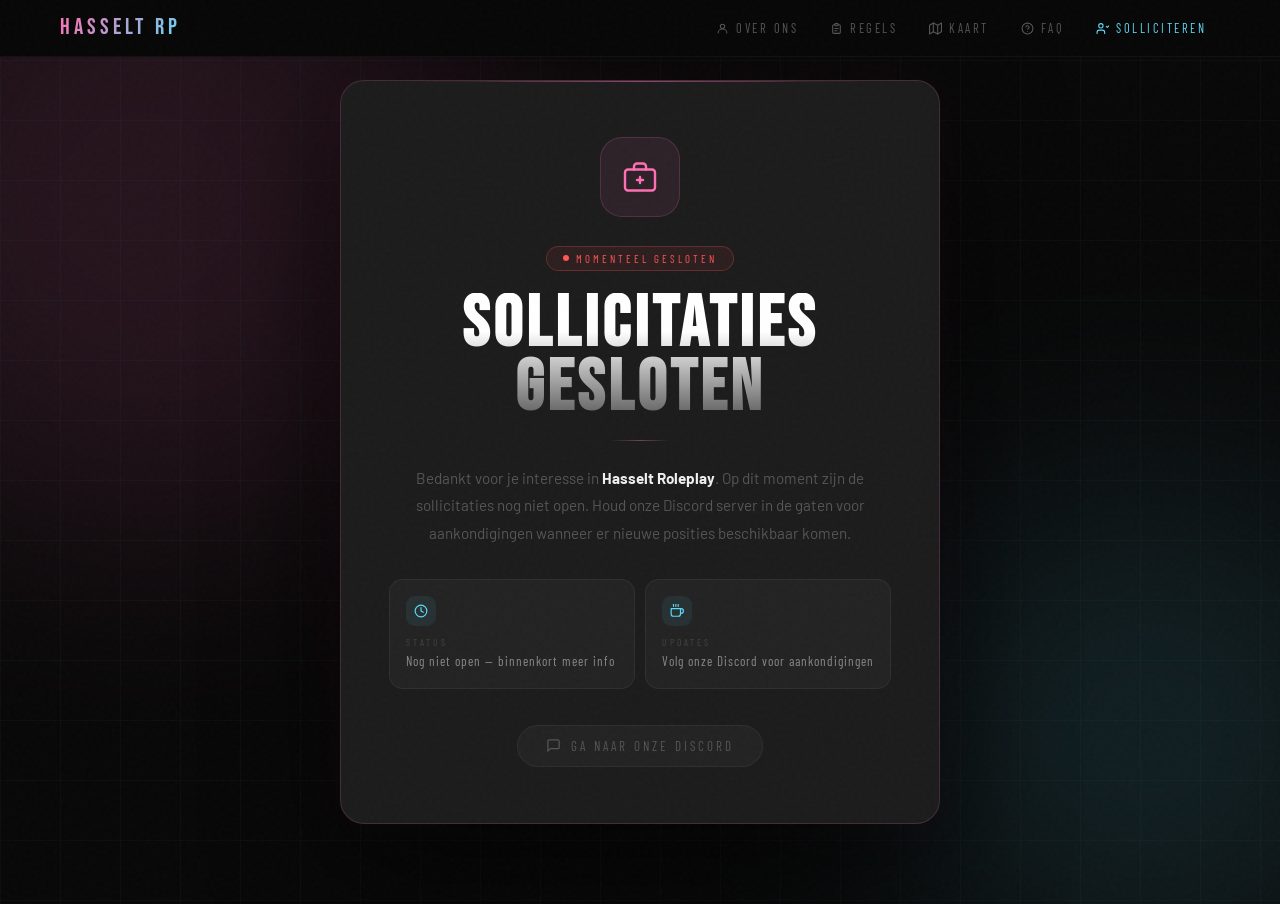
<file: solliciteren.html>
<!DOCTYPE html>
<html lang="nl">
<head>
<meta charset="UTF-8">
<meta name="viewport" content="width=device-width, initial-scale=1.0">
<title>Solliciteren — Hasselt Roleplay</title>
<link rel="stylesheet" href="hasselt.css">
<style>

/* ── PAGE LAYOUT ── */
.soll-page{
  min-height:100vh;
  display:flex;flex-direction:column;align-items:center;justify-content:center;
  position:relative;overflow:hidden;
  padding:80px 40px;
}

/* Background grid + orbs */
.grid-bg{z-index:0}
.orb{z-index:0}

/* ── CLOSED CARD ── */
.closed-card{
  position:relative;z-index:2;
  max-width:600px;width:100%;
  background:var(--gray2);
  border:1px solid rgba(255,110,180,0.18);
  border-radius:24px;
  padding:56px 48px;
  text-align:center;
  box-shadow:0 40px 120px rgba(0,0,0,0.7), 0 0 60px rgba(255,110,180,0.05);
  animation:fadeUp 1s 0.2s both;
}

/* top glow line */
.closed-card::before{
  content:'';position:absolute;top:0;left:10%;right:10%;height:1px;
  background:linear-gradient(to right,transparent,rgba(255,110,180,0.5),transparent);
  border-radius:50%;
}

/* Icon */
.closed-icon{
  width:80px;height:80px;border-radius:22px;
  background:rgba(255,110,180,0.08);border:1px solid rgba(255,110,180,0.18);
  display:flex;align-items:center;justify-content:center;
  margin:0 auto 28px;
  animation:iconPulse 3s ease-in-out infinite;
}
.closed-icon svg{width:36px;height:36px;color:var(--pink)}
@keyframes iconPulse{
  0%,100%{box-shadow:0 0 0 0 rgba(255,110,180,0)}
  50%{box-shadow:0 0 30px 6px rgba(255,110,180,0.12)}
}

/* Status badge */
.status-badge{
  display:inline-flex;align-items:center;gap:7px;
  background:rgba(255,85,85,0.08);border:1px solid rgba(255,85,85,0.25);
  border-radius:50px;padding:5px 16px;margin-bottom:22px;
  font-family:'Barlow Condensed',sans-serif;font-size:0.68rem;
  letter-spacing:3px;text-transform:uppercase;color:#ff5555;
}
.status-dot{
  width:6px;height:6px;border-radius:50%;
  background:#ff5555;
  animation:blink 2s ease-in-out infinite;
}
@keyframes blink{0%,100%{opacity:1;transform:scale(1)}50%{opacity:0.35;transform:scale(0.8)}}

/* Title */
.closed-title{
  font-family:'Bebas Neue',sans-serif;
  font-size:clamp(42px,7vw,72px);
  line-height:0.9;letter-spacing:4px;
  background:linear-gradient(180deg,#fff 30%,#555);
  -webkit-background-clip:text;-webkit-text-fill-color:transparent;
  margin-bottom:18px;
}

/* Divider line */
.closed-divider{
  width:60px;height:1px;
  background:linear-gradient(to right,transparent,rgba(255,110,180,0.4),transparent);
  margin:0 auto 24px;
}

/* Body text */
.closed-text{
  font-size:0.95rem;color:var(--text-muted);line-height:1.8;
  margin-bottom:32px;
}
.closed-text strong{color:var(--white)}

/* Info boxes */
.closed-info-grid{
  display:grid;grid-template-columns:1fr 1fr;gap:10px;
  margin-bottom:36px;
}
.info-box{
  background:rgba(255,255,255,0.03);border:1px solid var(--border);
  border-radius:14px;padding:16px;text-align:left;
}
.info-box-icon{
  width:30px;height:30px;border-radius:9px;
  background:rgba(95,217,245,0.08);
  display:flex;align-items:center;justify-content:center;margin-bottom:10px;
}
.info-box-icon svg{width:14px;height:14px;color:var(--cyan)}
.info-box-label{
  font-family:'Barlow Condensed',sans-serif;font-size:0.6rem;
  letter-spacing:3px;text-transform:uppercase;color:#444;margin-bottom:4px;
}
.info-box-value{
  font-family:'Barlow Condensed',sans-serif;font-size:0.82rem;
  letter-spacing:1px;color:#888;line-height:1.5;
}

/* CTA discord button */
.discord-btn{
  display:inline-flex;align-items:center;justify-content:center;gap:10px;
  font-family:'Barlow Condensed',sans-serif;font-size:0.82rem;
  letter-spacing:3px;text-transform:uppercase;
  color:var(--text-muted);text-decoration:none;
  padding:12px 28px;border-radius:50px;
  background:rgba(255,255,255,0.03);border:1px solid var(--border);
  transition:all 0.3s;
}
.discord-btn svg{width:15px;height:15px;flex-shrink:0}
.discord-btn:hover{color:var(--white);border-color:rgba(95,217,245,0.3);background:rgba(95,217,245,0.06)}

/* Floating particles are from hasselt.css base */
.particles{position:absolute;inset:0;pointer-events:none;z-index:1}
.particle{position:absolute;width:2px;height:2px;border-radius:50%;animation:particleDrift linear infinite}

@media(max-width:900px){
  .soll-page{padding:80px 20px 40px}
  .closed-card{padding:40px 28px}
}
@media(max-width:480px){
  .closed-card{padding:32px 20px}
  .closed-info-grid{grid-template-columns:1fr}
  .closed-title{font-size:clamp(36px,10vw,60px)}
}
</style>
</head>
<body>

<!-- NAV -->
<nav>
  <a href="index.html" class="nav-logo">HASSELT RP</a>
  <ul class="nav-links">
    <li><a href="index.html#over">
      <svg viewBox="0 0 24 24" fill="none" stroke="currentColor" stroke-width="2" stroke-linecap="round" stroke-linejoin="round"><circle cx="12" cy="8" r="4"/><path d="M4 20c0-4 3.6-7 8-7s8 3 8 7"/></svg>Over Ons
    </a></li>
    <li><a href="regels.html">
      <svg viewBox="0 0 24 24" fill="none" stroke="currentColor" stroke-width="2" stroke-linecap="round" stroke-linejoin="round"><path d="M9 5H7a2 2 0 00-2 2v12a2 2 0 002 2h10a2 2 0 002-2V7a2 2 0 00-2-2h-2"/><rect x="9" y="3" width="6" height="4" rx="1"/><path d="M9 12h6M9 16h4"/></svg>Regels
    </a></li>
    <li><a href="kaart.html">
      <svg viewBox="0 0 24 24" fill="none" stroke="currentColor" stroke-width="2" stroke-linecap="round" stroke-linejoin="round"><polygon points="1 6 1 22 8 18 16 22 23 18 23 2 16 6 8 2 1 6"/><line x1="8" y1="2" x2="8" y2="18"/><line x1="16" y1="6" x2="16" y2="22"/></svg>Kaart
    </a></li>
    <li><a href="faq.html">
      <svg viewBox="0 0 24 24" fill="none" stroke="currentColor" stroke-width="2" stroke-linecap="round" stroke-linejoin="round"><circle cx="12" cy="12" r="10"/><path d="M9.09 9a3 3 0 015.83 1c0 2-3 3-3 3"/><line x1="12" y1="17" x2="12.01" y2="17"/></svg>FAQ
    </a></li>
    <li><a href="solliciteren.html" class="active">
      <svg viewBox="0 0 24 24" fill="none" stroke="currentColor" stroke-width="2" stroke-linecap="round" stroke-linejoin="round"><path d="M16 21v-2a4 4 0 00-4-4H6a4 4 0 00-4 4v2"/><circle cx="9" cy="7" r="4"/><path d="M19 8l2 2 4-4"/></svg>Solliciteren
    </a></li>
  </ul>
  <button class="nav-burger" id="navBurger" aria-label="Menu">
    <span></span><span></span><span></span>
  </button>
</nav>
<div class="nav-mobile" id="navMobile">
  <a href="index.html#over"><svg viewBox="0 0 24 24" fill="none" stroke="currentColor" stroke-width="2" stroke-linecap="round" stroke-linejoin="round"><circle cx="12" cy="8" r="4"/><path d="M4 20c0-4 3.6-7 8-7s8 3 8 7"/></svg>Over Ons</a>
  <a href="regels.html"><svg viewBox="0 0 24 24" fill="none" stroke="currentColor" stroke-width="2" stroke-linecap="round" stroke-linejoin="round"><path d="M9 5H7a2 2 0 00-2 2v12a2 2 0 002 2h10a2 2 0 002-2V7a2 2 0 00-2-2h-2"/><rect x="9" y="3" width="6" height="4" rx="1"/></svg>Regels</a>
  <a href="kaart.html"><svg viewBox="0 0 24 24" fill="none" stroke="currentColor" stroke-width="2" stroke-linecap="round" stroke-linejoin="round"><polygon points="1 6 1 22 8 18 16 22 23 18 23 2 16 6 8 2 1 6"/><line x1="8" y1="2" x2="8" y2="18"/><line x1="16" y1="6" x2="16" y2="22"/></svg>Kaart</a>
  <a href="faq.html"><svg viewBox="0 0 24 24" fill="none" stroke="currentColor" stroke-width="2" stroke-linecap="round" stroke-linejoin="round"><circle cx="12" cy="12" r="10"/><path d="M9.09 9a3 3 0 015.83 1c0 2-3 3-3 3"/><line x1="12" y1="17" x2="12.01" y2="17"/></svg>FAQ</a>
  <a href="solliciteren.html" class="active"><svg viewBox="0 0 24 24" fill="none" stroke="currentColor" stroke-width="2" stroke-linecap="round" stroke-linejoin="round"><path d="M16 21v-2a4 4 0 00-4-4H6a4 4 0 00-4 4v2"/><circle cx="9" cy="7" r="4"/><path d="M19 8l2 2 4-4"/></svg>Solliciteren</a>
</div>


<!-- MAIN -->
<div class="soll-page">
  <div class="orb orb-1"></div>
  <div class="orb orb-2"></div>
  <div class="grid-bg"></div>
  <div class="particles" id="particles"></div>

  <div class="closed-card">

    <div class="closed-icon">
      <svg viewBox="0 0 24 24" fill="none" stroke="currentColor" stroke-width="1.6" stroke-linecap="round" stroke-linejoin="round">
        <rect x="2" y="7" width="20" height="14" rx="2"/>
        <path d="M16 7V5a2 2 0 00-2-2h-4a2 2 0 00-2 2v2"/>
        <line x1="12" y1="12" x2="12" y2="16"/>
        <line x1="10" y1="14" x2="14" y2="14"/>
      </svg>
    </div>

    <div class="status-badge">
      <div class="status-dot"></div>
      Momenteel Gesloten
    </div>

    <h1 class="closed-title">SOLLICITATIES<br>GESLOTEN</h1>

    <div class="closed-divider"></div>

    <p class="closed-text">
      Bedankt voor je interesse in <strong>Hasselt Roleplay</strong>. Op dit moment zijn de sollicitaties nog niet open. Houd onze Discord server in de gaten voor aankondigingen wanneer er nieuwe posities beschikbaar komen.
    </p>

    <div class="closed-info-grid">
      <div class="info-box">
        <div class="info-box-icon">
          <svg viewBox="0 0 24 24" fill="none" stroke="currentColor" stroke-width="2" stroke-linecap="round" stroke-linejoin="round"><circle cx="12" cy="12" r="10"/><polyline points="12 6 12 12 16 14"/></svg>
        </div>
        <div class="info-box-label">Status</div>
        <div class="info-box-value">Nog niet open — binnenkort meer info</div>
      </div>
      <div class="info-box">
        <div class="info-box-icon">
          <svg viewBox="0 0 24 24" fill="none" stroke="currentColor" stroke-width="2" stroke-linecap="round" stroke-linejoin="round"><path d="M18 8h1a4 4 0 010 8h-1"/><path d="M2 8h16v9a4 4 0 01-4 4H6a4 4 0 01-4-4V8z"/><line x1="6" y1="1" x2="6" y2="4"/><line x1="10" y1="1" x2="10" y2="4"/><line x1="14" y1="1" x2="14" y2="4"/></svg>
        </div>
        <div class="info-box-label">Updates</div>
        <div class="info-box-value">Volg onze Discord voor aankondigingen</div>
      </div>
    </div>

    <a href="https://discord.gg/8Bjr7KPgTy" target="_blank" rel="noopener" class="discord-btn">
      <svg viewBox="0 0 24 24" fill="none" stroke="currentColor" stroke-width="2" stroke-linecap="round" stroke-linejoin="round"><path d="M21 15a2 2 0 01-2 2H7l-4 4V5a2 2 0 012-2h14a2 2 0 012 2z"/></svg>
      Ga naar onze Discord
    </a>

  </div>
</div>

<script>
  // Particles
  const pc = document.getElementById('particles');
  for (let i = 0; i < 22; i++) {
    const p = document.createElement('div');
    p.className = 'particle';
    const x = Math.random() * 100;
    const dur = 10 + Math.random() * 14;
    const delay = -Math.random() * 24;
    const drift = (Math.random() - 0.5) * 80 + 'px';
    const col = Math.random() > 0.5 ? 'rgba(255,110,180,0.45)' : 'rgba(95,217,245,0.45)';
    p.style.cssText = `left:${x}%;background:${col};--drift:${drift};animation-duration:${dur}s;animation-delay:${delay}s;`;
    pc.appendChild(p);
  }
</script>
<script>
(function(){
  var burger = document.getElementById('navBurger');
  var menu   = document.getElementById('navMobile');
  if(!burger || !menu) return;

  burger.addEventListener('click', function(e){
    e.stopPropagation();
    var open = menu.classList.contains('open');
    if(open){
      menu.classList.remove('open');
      burger.classList.remove('open');
      document.body.style.overflow = '';
    } else {
      menu.classList.add('open');
      burger.classList.add('open');
      document.body.style.overflow = 'hidden';
    }
  });

  // Close on outside click
  document.addEventListener('click', function(e){
    if(menu.classList.contains('open') && !menu.contains(e.target) && !burger.contains(e.target)){
      menu.classList.remove('open');
      burger.classList.remove('open');
      document.body.style.overflow = '';
    }
  });

  // Close when a nav link is tapped
  menu.querySelectorAll('a').forEach(function(a){
    a.addEventListener('click', function(){
      menu.classList.remove('open');
      burger.classList.remove('open');
      document.body.style.overflow = '';
    });
  });
})();
</script>
</body>
</html>
</file>
<file: hasselt.css>
@import url('https://fonts.googleapis.com/css2?family=Bebas+Neue&family=Barlow:wght@300;400;500;600&family=Barlow+Condensed:wght@600;700;800&display=swap');
*,*::before,*::after{margin:0;padding:0;box-sizing:border-box}
:root{--pink:#FF6EB4;--cyan:#5FD9F5;--white:#f0f0f0;--dark:#080808;--gray:#131313;--gray2:#1c1c1c;--text-muted:#555;--border:rgba(255,255,255,0.055);--green:#aaee66;--red:#ff5555}
html{scroll-behavior:smooth}
body{background:var(--dark);color:var(--white);font-family:'Barlow',sans-serif;overflow-x:hidden;min-height:100vh}
body::after{content:'';position:fixed;inset:0;background-image:url("data:image/svg+xml,%3Csvg viewBox='0 0 256 256' xmlns='http://www.w3.org/2000/svg'%3E%3Cfilter id='n'%3E%3CfeTurbulence type='fractalNoise' baseFrequency='0.9' numOctaves='4' stitchTiles='stitch'/%3E%3C/filter%3E%3Crect width='100%25' height='100%25' filter='url(%23n)'/%3E%3C/svg%3E");opacity:0.022;pointer-events:none;z-index:9000}

/* ── NAV ── */
nav{position:fixed;top:0;left:0;right:0;z-index:500;display:flex;align-items:center;justify-content:space-between;padding:16px 60px;background:rgba(8,8,8,0.97);backdrop-filter:blur(20px);-webkit-backdrop-filter:blur(20px);border-bottom:1px solid rgba(255,255,255,0.04)}
.nav-logo{font-family:'Bebas Neue',sans-serif;font-size:1.45rem;letter-spacing:4px;background:linear-gradient(135deg,var(--pink),var(--cyan));-webkit-background-clip:text;-webkit-text-fill-color:transparent;text-decoration:none;flex-shrink:0}
.nav-links{display:flex;gap:4px;list-style:none}
.nav-links a{display:flex;align-items:center;gap:7px;font-family:'Barlow Condensed',sans-serif;font-size:0.78rem;letter-spacing:2.5px;text-transform:uppercase;color:var(--text-muted);text-decoration:none;transition:color 0.3s,background 0.3s;padding:7px 14px;border-radius:50px;white-space:nowrap}
.nav-links a svg{width:13px;height:13px;flex-shrink:0;transition:color 0.3s}
.nav-links a:hover{color:var(--white);background:rgba(255,255,255,0.04)}
.nav-links a:hover svg,.nav-links a.active svg{color:var(--cyan)}
.nav-links a.active{color:var(--cyan)}

/* ── HAMBURGER ── */
.nav-burger{display:none;flex-direction:column;justify-content:center;gap:5px;width:38px;height:38px;cursor:pointer;padding:6px;border-radius:10px;background:rgba(255,255,255,0.04);border:1px solid var(--border);flex-shrink:0;transition:border-color 0.3s}
.nav-burger span{display:block;height:2px;border-radius:2px;background:var(--text-muted);transition:all 0.3s ease}
.nav-burger.open{border-color:rgba(255,110,180,0.3)}
.nav-burger.open span:nth-child(1){transform:translateY(7px) rotate(45deg);background:var(--pink)}
.nav-burger.open span:nth-child(2){opacity:0;transform:scaleX(0)}
.nav-burger.open span:nth-child(3){transform:translateY(-7px) rotate(-45deg);background:var(--pink)}

/* ── MOBILE MENU ── */
.nav-mobile{
  display:none;position:fixed;top:57px;left:0;right:0;bottom:0;
  z-index:490;background:rgba(6,6,6,0.98);backdrop-filter:blur(24px);-webkit-backdrop-filter:blur(24px);
  padding:20px 16px 40px;flex-direction:column;gap:4px;overflow-y:auto;
  border-top:1px solid var(--border);
}
.nav-mobile.open{display:flex}
.nav-mobile a{
  display:flex;align-items:center;gap:14px;
  font-family:'Barlow Condensed',sans-serif;font-size:1.05rem;letter-spacing:3px;text-transform:uppercase;
  color:var(--text-muted);text-decoration:none;
  padding:16px 20px;border-radius:14px;border:1px solid transparent;
  transition:all 0.22s;
}
.nav-mobile a svg{width:19px;height:19px;flex-shrink:0;color:inherit}
.nav-mobile a:hover{color:var(--white);background:rgba(255,255,255,0.04);border-color:var(--border)}
.nav-mobile a.active{color:var(--cyan);background:rgba(95,217,245,0.05);border-color:rgba(95,217,245,0.12)}
.nav-mobile-sep{height:1px;background:var(--border);margin:6px 0}

/* ── BUTTONS ── */
.btn{display:inline-flex;align-items:center;gap:9px;font-family:'Barlow Condensed',sans-serif;font-size:0.88rem;letter-spacing:3px;text-transform:uppercase;text-decoration:none;padding:15px 36px;border-radius:50px;transition:all 0.35s cubic-bezier(0.23,1,0.32,1);border:none;cursor:pointer}
.btn svg{width:16px;height:16px;flex-shrink:0}
.btn-primary{background:linear-gradient(135deg,var(--pink),#d63d8e);color:#fff;box-shadow:0 4px 30px rgba(255,110,180,0.35)}
.btn-primary:hover{transform:translateY(-4px);box-shadow:0 14px 44px rgba(255,110,180,0.55)}
.btn-secondary{background:transparent;color:var(--cyan);border:1px solid rgba(95,217,245,0.35)}
.btn-secondary:hover{background:rgba(95,217,245,0.07);border-color:var(--cyan);transform:translateY(-4px);box-shadow:0 14px 40px rgba(95,217,245,0.12)}

/* ── LABELS + TITLES ── */
.section-label{font-family:'Barlow Condensed',sans-serif;font-size:0.66rem;letter-spacing:5px;text-transform:uppercase;color:var(--pink);margin-bottom:14px;display:flex;align-items:center;gap:12px}
.section-label::before{content:'';width:28px;height:1px;background:var(--pink)}
.section-label.cyan{color:var(--cyan)}.section-label.cyan::before{background:var(--cyan)}
.section-title{font-family:'Bebas Neue',sans-serif;font-size:clamp(38px,5vw,68px);line-height:1;margin-bottom:22px;background:linear-gradient(180deg,#fff 55%,#555);-webkit-background-clip:text;-webkit-text-fill-color:transparent}

/* ── DIVIDER ── */
.divider{height:1px;background:linear-gradient(to right,transparent,rgba(95,217,245,0.13),transparent);max-width:1300px;margin:0 auto}

/* ── FOOTER ── */
footer.footer-strip,.site-footer{padding:32px 60px;display:flex;align-items:center;justify-content:space-between;border-top:1px solid rgba(255,255,255,0.04);flex-wrap:wrap;gap:12px}
.footer-logo{font-family:'Bebas Neue',sans-serif;font-size:1.2rem;letter-spacing:4px;background:linear-gradient(135deg,var(--pink),var(--cyan));-webkit-background-clip:text;-webkit-text-fill-color:transparent}
.footer-text,.footer-center,.footer-right{font-size:0.7rem;color:#333;font-family:'Barlow Condensed',sans-serif;letter-spacing:2px}

/* ── BG ── */
.grid-bg{position:absolute;inset:0;background-image:linear-gradient(rgba(95,217,245,0.03) 1px,transparent 1px),linear-gradient(90deg,rgba(95,217,245,0.03) 1px,transparent 1px);background-size:60px 60px;animation:gridDrift 24s linear infinite}
.orb{position:absolute;border-radius:50%;filter:blur(130px);opacity:0.12;animation:orbFloat 9s ease-in-out infinite;pointer-events:none}
.orb-1{width:650px;height:650px;background:var(--pink);top:-120px;left:-180px}
.orb-2{width:500px;height:500px;background:var(--cyan);bottom:-80px;right:-120px;animation-delay:-4.5s}
.particles{position:absolute;inset:0;pointer-events:none;z-index:1}
.particle{position:absolute;width:2px;height:2px;border-radius:50%;animation:particleDrift linear infinite}

/* ── ANIMATIONS ── */
@keyframes blink{0%,100%{opacity:1}50%{opacity:0.3}}
@keyframes fadeUp{from{opacity:0;transform:translateY(30px)}to{opacity:1;transform:translateY(0)}}
@keyframes fadeIn{from{opacity:0}to{opacity:1}}
@keyframes orbFloat{0%,100%{transform:translateY(0) scale(1)}50%{transform:translateY(-36px) scale(1.04)}}
@keyframes gridDrift{0%{transform:translateY(0)}100%{transform:translateY(60px)}}
@keyframes particleDrift{0%{transform:translateY(100vh) translateX(0);opacity:0}10%{opacity:0.7}90%{opacity:0.7}100%{transform:translateY(-10vh) translateX(var(--drift));opacity:0}}
.animate-in{opacity:0;transform:translateY(38px);transition:opacity 0.85s ease,transform 0.85s cubic-bezier(0.23,1,0.32,1)}
.animate-in.visible{opacity:1;transform:none}

/* ── RESPONSIVE ── */
@media(max-width:900px){
  nav{padding:14px 20px}
  .nav-links{display:none}
  .nav-burger{display:flex}
  footer.footer-strip,.site-footer{padding:24px 20px;flex-direction:column;text-align:center;gap:8px}
}
@media(max-width:480px){
  .btn{padding:12px 24px;font-size:0.8rem;letter-spacing:2px}
}

/* ══════════════════════════════════════════
   MOBILE FIX — volledig responsive nav
   ══════════════════════════════════════════ */

/* Ensure nav height is consistent everywhere */
:root { --nav-h: 57px; }

nav {
  height: var(--nav-h);
  padding: 0 20px 0 20px;
  align-items: center;
}
nav .nav-logo { line-height: 1; }

/* Desktop: restore side padding */
@media(min-width:901px){
  nav { padding: 0 60px; }
}

/* Burger — always correct size & visible on mobile */
.nav-burger {
  display: none;
  width: 44px; height: 44px;
  min-width: 44px; min-height: 44px; /* touch target */
  flex-direction: column;
  justify-content: center;
  align-items: center;
  gap: 5px;
  cursor: pointer;
  padding: 8px;
  border-radius: 10px;
  background: rgba(255,255,255,0.05);
  border: 1px solid rgba(255,255,255,0.08);
  flex-shrink: 0;
  transition: border-color 0.3s, background 0.3s;
  /* CRITICAL: make sure it's always on top and clickable */
  position: relative;
  z-index: 600;
  -webkit-tap-highlight-color: transparent;
  user-select: none;
}
.nav-burger span {
  display: block;
  width: 20px; height: 2px;
  border-radius: 2px;
  background: #aaa;
  transition: all 0.3s ease;
  pointer-events: none;
}
.nav-burger.open { border-color: rgba(255,110,180,0.35); background: rgba(255,110,180,0.06); }
.nav-burger.open span:nth-child(1) { transform: translateY(7px) rotate(45deg); background: var(--pink); }
.nav-burger.open span:nth-child(2) { opacity: 0; transform: scaleX(0); }
.nav-burger.open span:nth-child(3) { transform: translateY(-7px) rotate(-45deg); background: var(--pink); }

/* Mobile overlay menu */
.nav-mobile {
  display: none;
  position: fixed;
  top: var(--nav-h);
  left: 0; right: 0; bottom: 0;
  z-index: 490;
  background: rgba(6,6,6,0.99);
  backdrop-filter: blur(20px);
  -webkit-backdrop-filter: blur(20px);
  padding: 16px 16px 40px;
  flex-direction: column;
  gap: 4px;
  overflow-y: auto;
  border-top: 1px solid rgba(255,255,255,0.06);
  /* Start hidden */
  opacity: 0;
  pointer-events: none;
  transition: opacity 0.25s ease;
}
.nav-mobile.open {
  display: flex;
  opacity: 1;
  pointer-events: all;
}
.nav-mobile a {
  display: flex;
  align-items: center;
  gap: 14px;
  font-family: 'Barlow Condensed', sans-serif;
  font-size: 1.1rem;
  letter-spacing: 3px;
  text-transform: uppercase;
  color: #666;
  text-decoration: none;
  padding: 18px 20px;
  border-radius: 14px;
  border: 1px solid transparent;
  transition: all 0.2s;
  min-height: 56px; /* touch target */
  -webkit-tap-highlight-color: transparent;
}
.nav-mobile a svg { width: 20px; height: 20px; flex-shrink: 0; }
.nav-mobile a:hover, .nav-mobile a:active { color: var(--white); background: rgba(255,255,255,0.05); border-color: rgba(255,255,255,0.07); }
.nav-mobile a.active { color: var(--cyan); background: rgba(95,217,245,0.06); border-color: rgba(95,217,245,0.15); }
.nav-mobile a.active svg { color: var(--cyan); }
.nav-mobile-sep { height: 1px; background: rgba(255,255,255,0.05); margin: 6px 0; }

@media(max-width:900px){
  .nav-links { display: none !important; }
  .nav-burger { display: flex !important; }
}
@media(min-width:901px){
  .nav-burger { display: none !important; }
  .nav-mobile { display: none !important; }
}

/* ══ NAV MOBILE FINAL FIX ══ */
@media(max-width:900px){
  .nav-burger{display:flex !important}
  .nav-links{display:none !important}
}
@media(min-width:901px){
  .nav-burger{display:none !important}
  .nav-mobile{display:none !important}
}
/* Mobile menu — hidden by default, shown with .open */
.nav-mobile{display:none}
.nav-mobile.open{display:flex !important}
</file>
